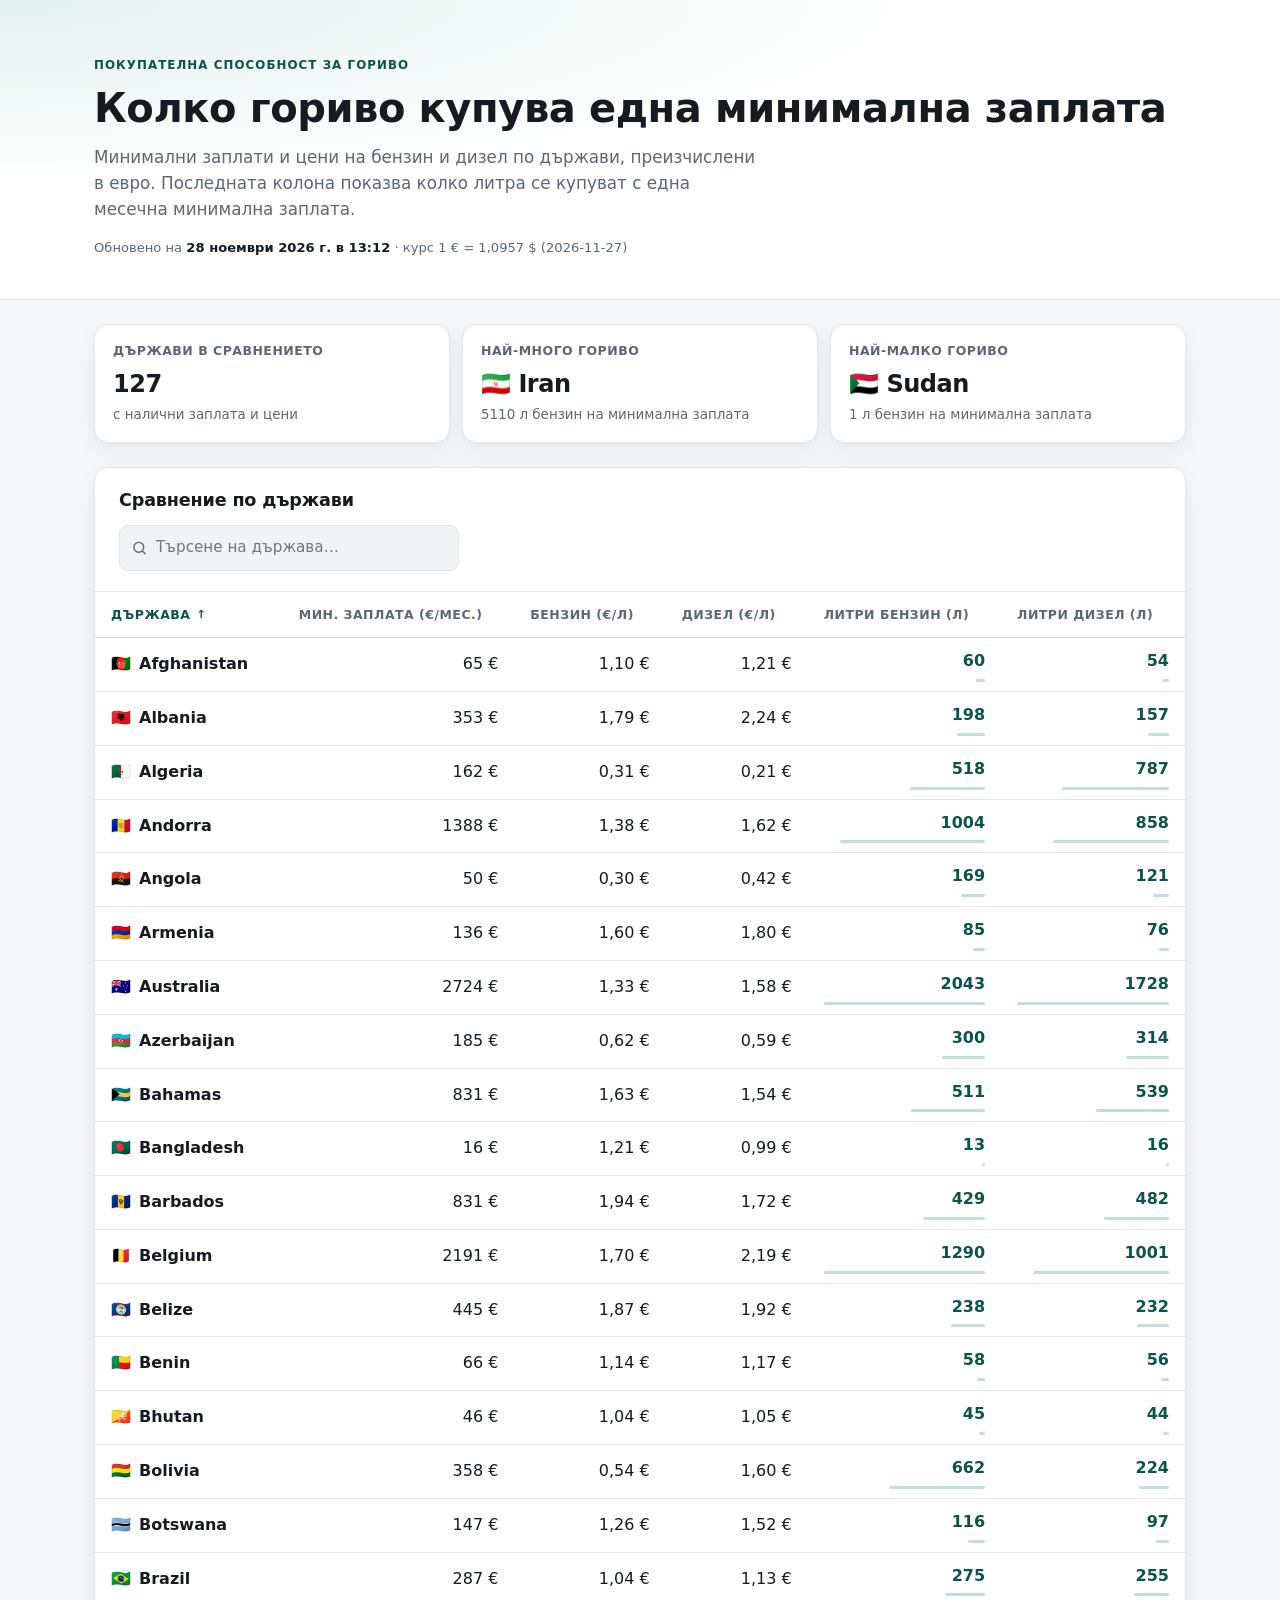
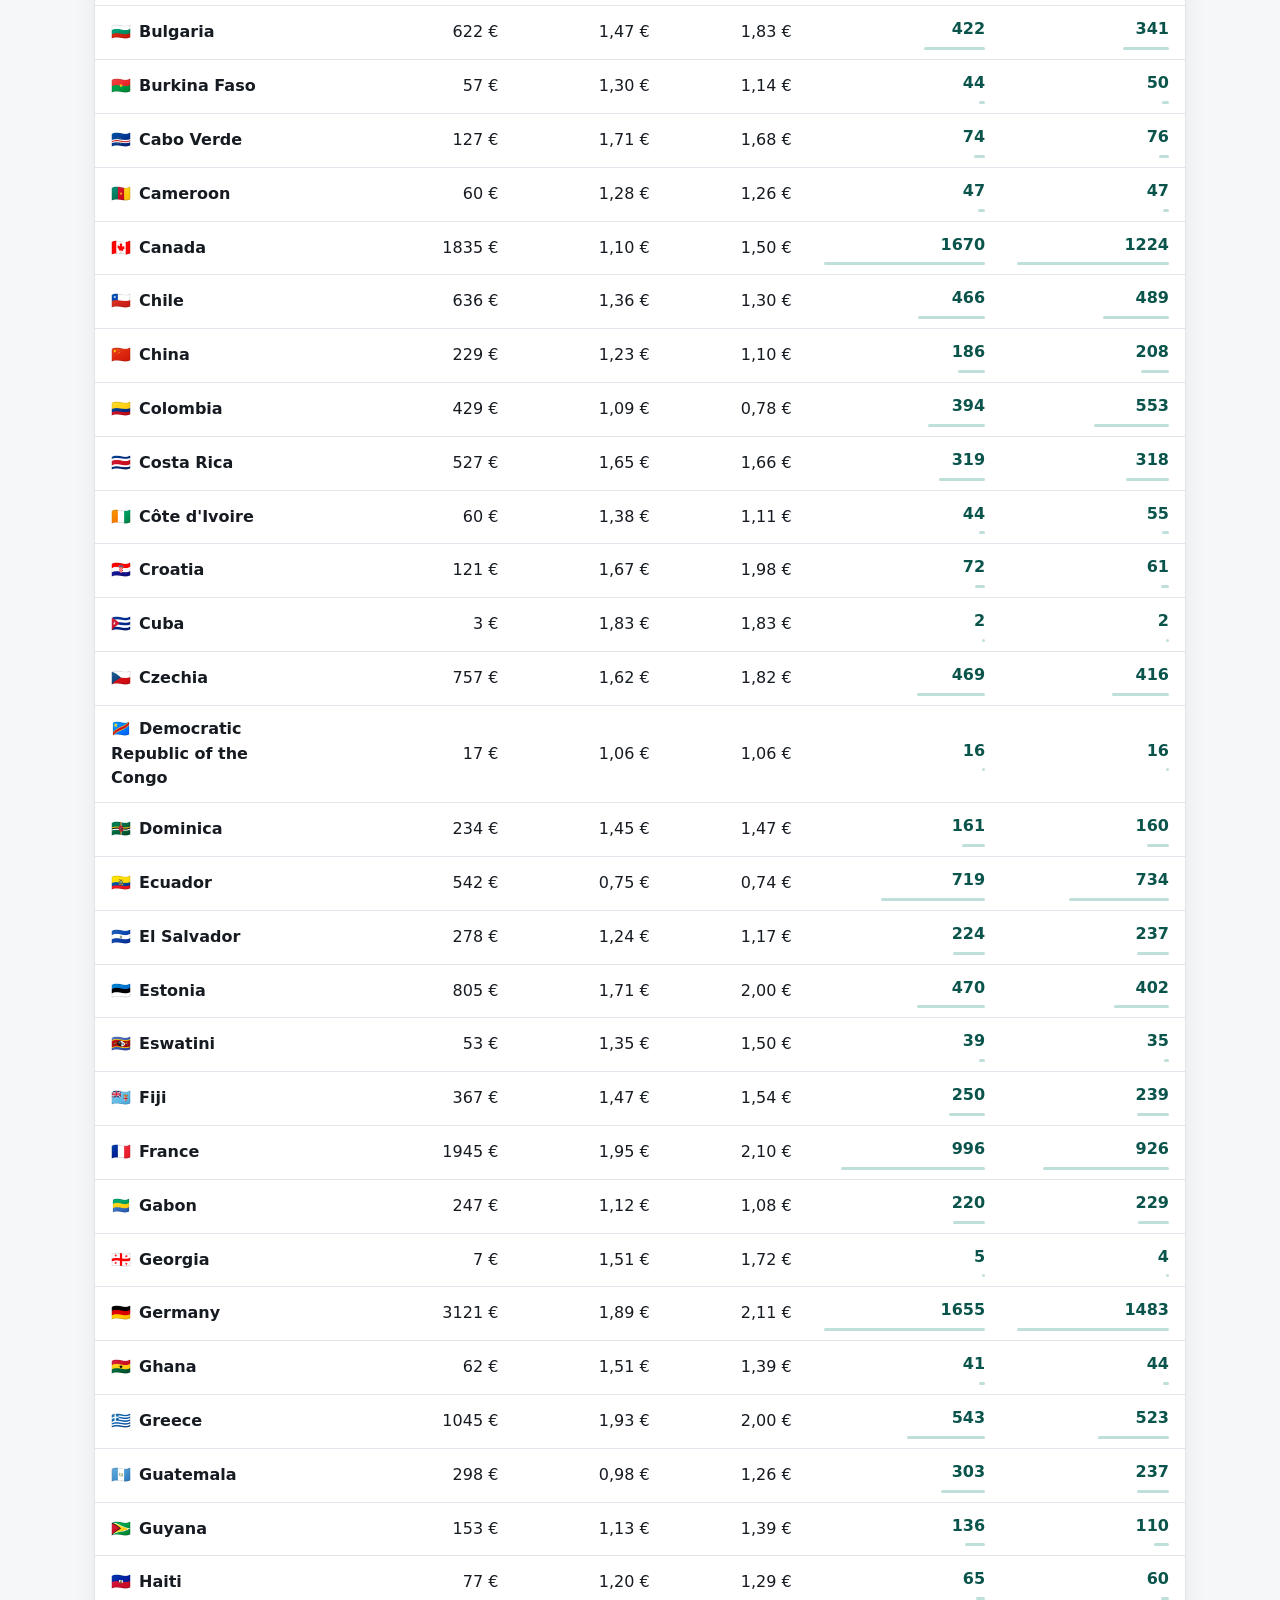
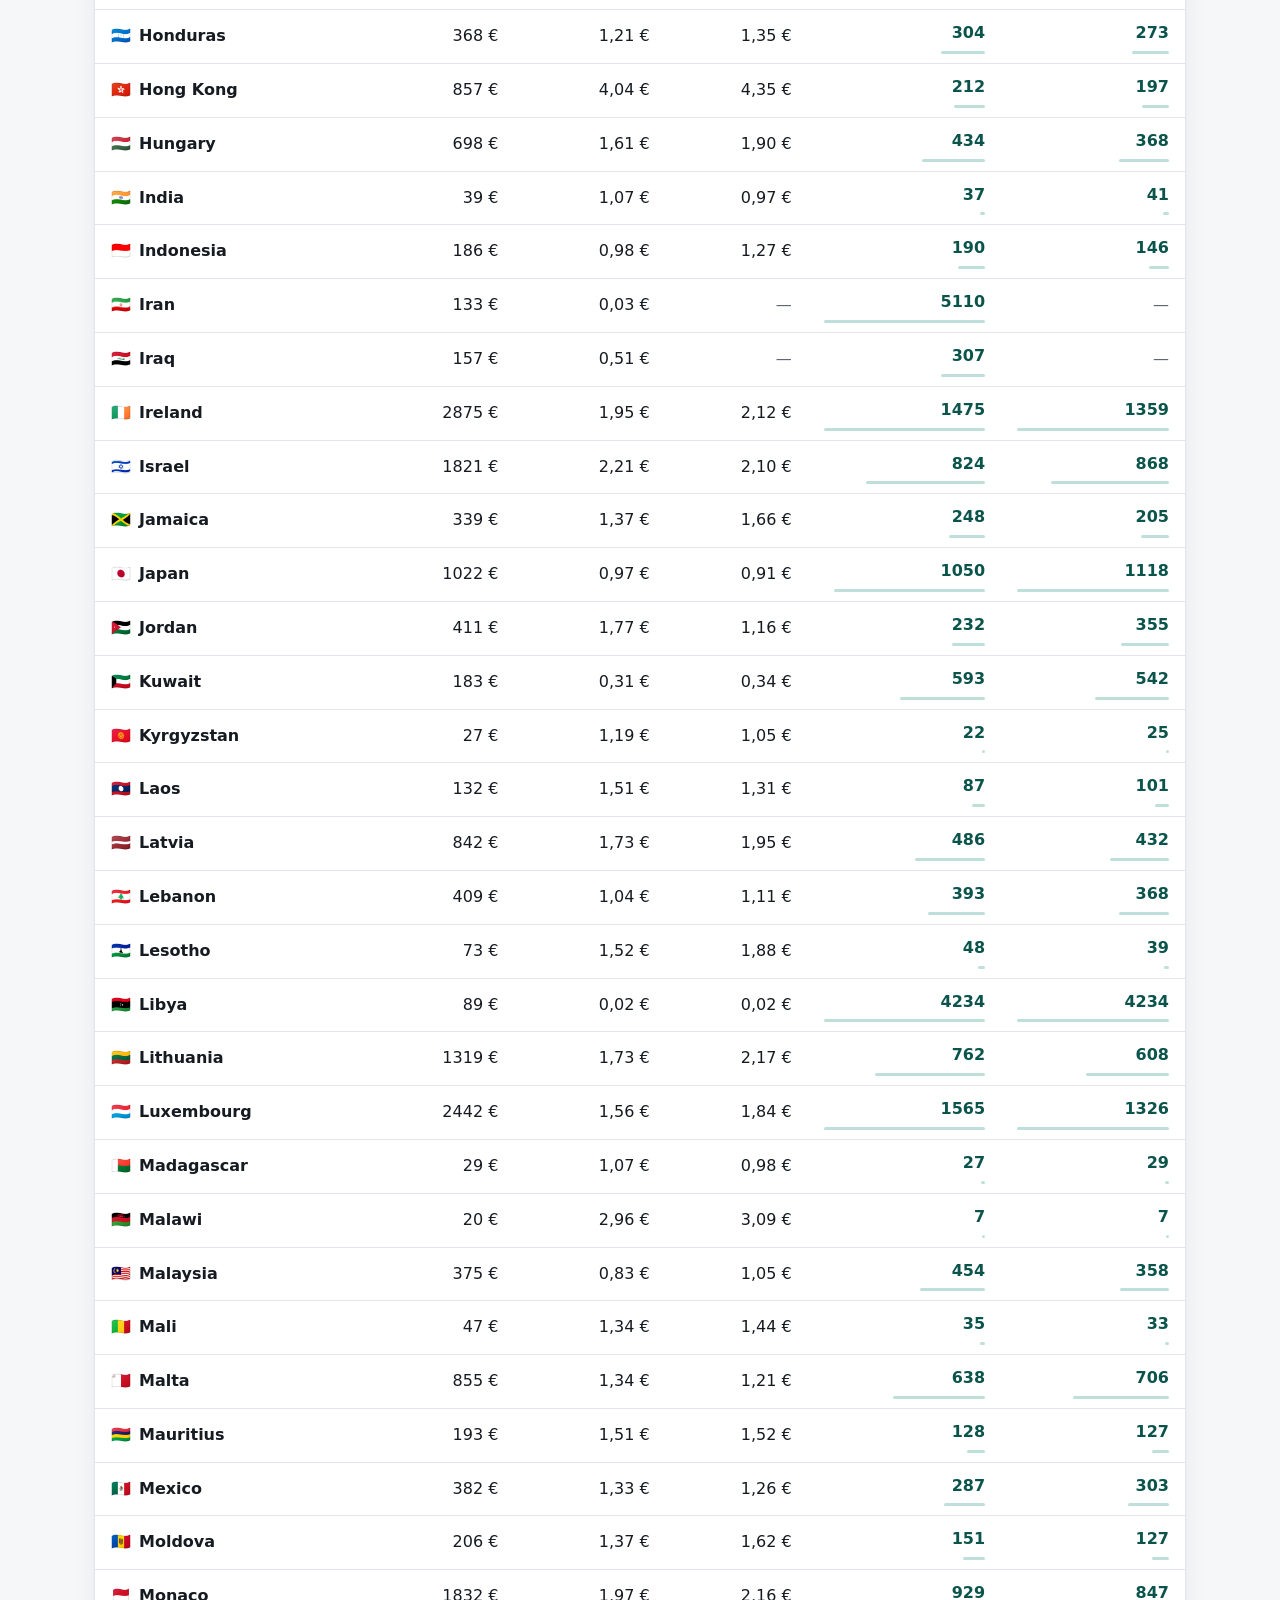
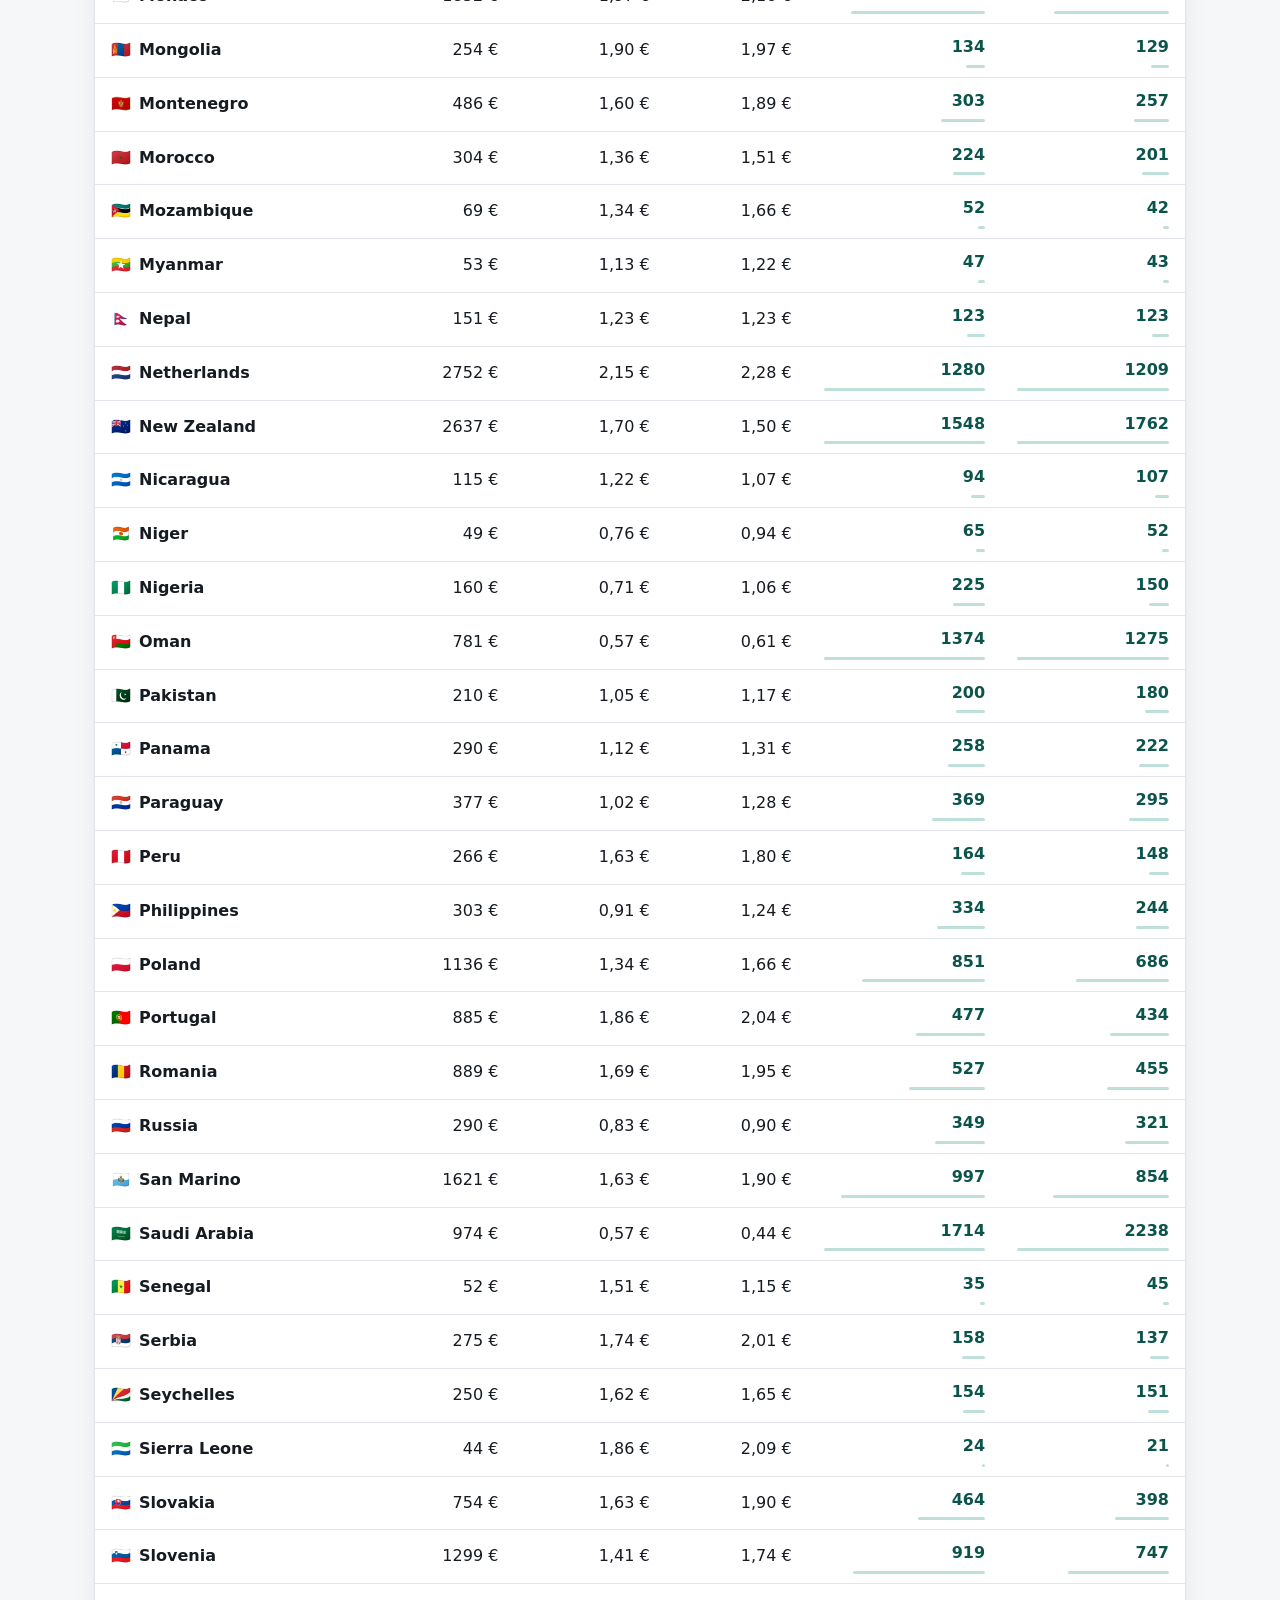
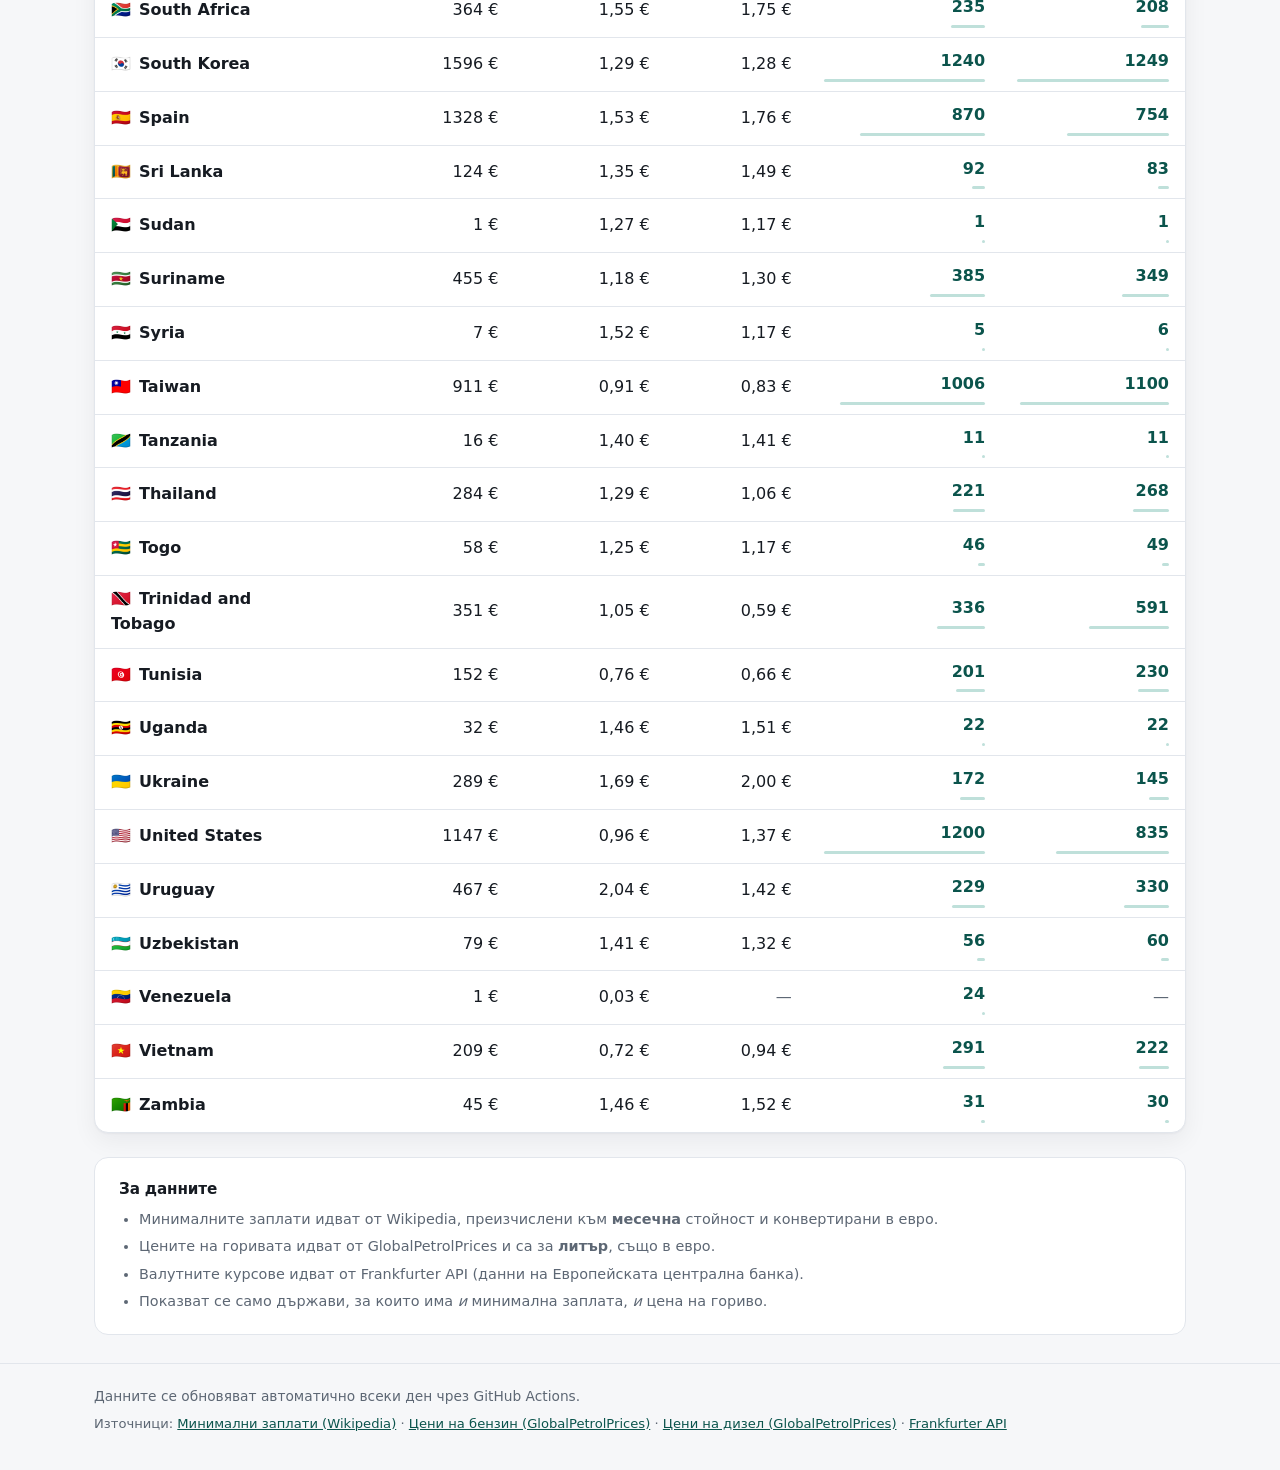
<file: index.html>
<!DOCTYPE html>
<html lang="bg">
<head>
<meta charset="utf-8">
<meta name="viewport" content="width=device-width, initial-scale=1">
<title>Горива и минимални заплати по държави</title>
<meta name="description" content="Колко литра бензин и дизел се купуват с една минимална заплата — сравнение по държави, всичко в евро.">
<meta name="color-scheme" content="light dark">
<link rel="stylesheet" href="assets/css/styles.css">
<link rel="icon" href="data:image/svg+xml,<svg xmlns='http://www.w3.org/2000/svg' viewBox='0 0 100 100'><text y='.9em' font-size='90'>⛽</text></svg>">
</head>
<body>

<header class="site-header">
  <div class="wrap">
    <p class="eyebrow">Покупателна способност за гориво</p>
    <h1>Колко гориво купува една минимална заплата</h1>
    <p class="lede">
      Минимални заплати и цени на бензин и дизел по държави, преизчислени в евро.
      Последната колона показва колко литра се купуват с една месечна минимална заплата.
    </p>
    <p class="updated" id="updated" hidden></p>
  </div>
</header>

<main class="wrap">

  <section class="stats" id="stats" aria-label="Обобщение" hidden></section>

  <section class="panel" aria-labelledby="table-heading">
    <div class="panel-head">
      <h2 id="table-heading">Сравнение по държави</h2>

      <div class="controls">
        <div class="search">
          <svg class="search-icon" viewBox="0 0 24 24" aria-hidden="true">
            <circle cx="11" cy="11" r="7"></circle><path d="M20 20l-3.5-3.5"></path>
          </svg>
          <input type="search" id="search" placeholder="Търсене на държава…"
                 autocomplete="off" aria-label="Търсене на държава">
        </div>

        <div class="sort-control">
          <label for="sort-select">Подреждане</label>
          <div class="sort-inputs">
            <select id="sort-select"></select>
            <button type="button" id="sort-dir" class="dir-toggle"
                    aria-label="Смяна на посоката на сортиране">
              <span id="sort-dir-icon">↑</span>
            </button>
          </div>
        </div>
      </div>
    </div>

    <p class="status" id="status">Зареждане на данните…</p>

    <div class="table-scroll">
      <table id="table" hidden>
        <thead><tr id="head-row"></tr></thead>
        <tbody id="body"></tbody>
      </table>
    </div>

    <ul class="cards" id="cards"></ul>

    <p class="empty" id="empty" hidden>Няма намерени държави за това търсене.</p>
  </section>

  <section class="notes">
    <h2>За данните</h2>
    <ul id="sources">
      <li>Минималните заплати идват от Wikipedia, преизчислени към <strong>месечна</strong> стойност и конвертирани в евро.</li>
      <li>Цените на горивата идват от GlobalPetrolPrices и са за <strong>литър</strong>, също в евро.</li>
      <li>Валутните курсове идват от Frankfurter API (данни на Европейската централна банка).</li>
      <li>Показват се само държави, за които има <em>и</em> минимална заплата, <em>и</em> цена на гориво.</li>
    </ul>
  </section>

</main>

<footer class="site-footer">
  <div class="wrap">
    <p>Данните се обновяват автоматично всеки ден чрез GitHub Actions.</p>
    <p class="fine" id="footer-sources"></p>
  </div>
</footer>

<noscript>
  <p class="wrap status">Тази страница се нуждае от JavaScript, за да зареди данните.</p>
</noscript>

<script src="assets/js/app.js"></script>
</body>
</html>
</file>
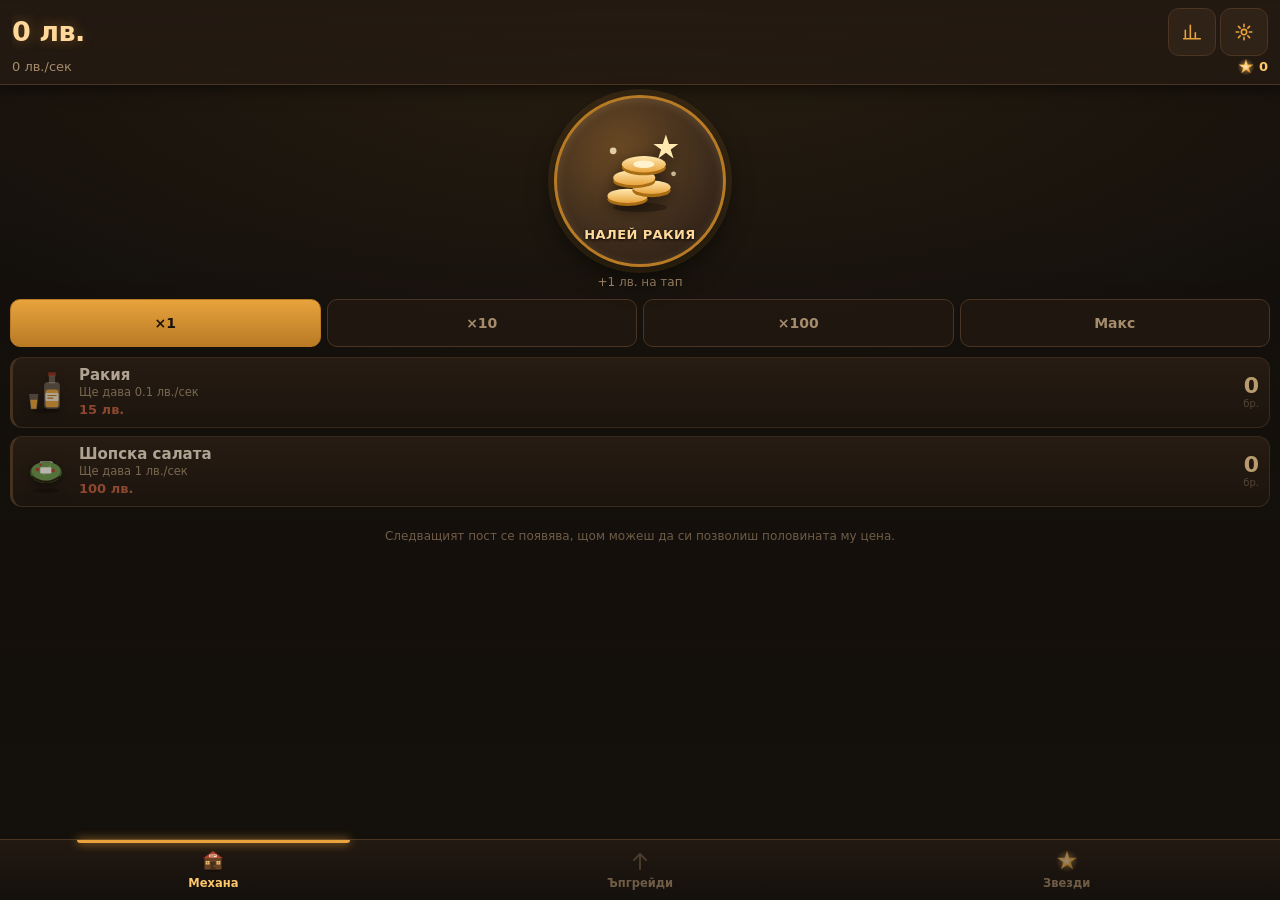
<file: site/index.html>
<!doctype html>
<html lang="bg">
<head>
<meta charset="utf-8">
<meta name="viewport" content="width=device-width, initial-scale=1, maximum-scale=1, user-scalable=no, viewport-fit=cover">
<meta name="color-scheme" content="dark">
<meta name="theme-color" content="#14100c">
<meta name="mobile-web-app-capable" content="yes">
<meta name="apple-mobile-web-app-status-bar-style" content="black-translucent">
<title>Механата</title>
<link rel="manifest" href="manifest.webmanifest">
<link rel="apple-touch-icon" href="apple-touch-icon.png">
<link rel="icon" href="icon-192.png" type="image/png">

<style>
:root{
  --bg:#14100c;
  --wood:#241a12;
  --wood2:#2f2118;
  --wood3:#3b2a1c;
  --line:#4a3524;
  --amber:#e8a33d;
  --amber-d:#b87a24;
  --gold:#ffc76b;
  --candle:#ffd89a;
  --text:#f2e3cb;
  --muted:#a58c6c;
  --dim:#6f5c46;
  --ok:#8fbf6a;
  --bad:#c0603e;
  --tab-h:60px;
  --hdr-h:74px;
}
*{box-sizing:border-box;margin:0;padding:0;
  -webkit-tap-highlight-color:transparent;
  -webkit-touch-callout:none;
  -webkit-user-select:none;user-select:none;
  touch-action:manipulation;}
html,body{height:100%;overflow:hidden;overscroll-behavior:none;background:var(--bg);}
body{
  font-family:system-ui,-apple-system,"Segoe UI",Roboto,"Noto Sans",Arial,sans-serif;
  color:var(--text);
  font-size:15px;
  line-height:1.3;
}
img{display:block;pointer-events:none;}
button{font:inherit;color:inherit;background:none;border:none;cursor:pointer;}

/* ---------- background ---------- */
#bg{position:fixed;inset:0;z-index:0;background-size:cover;background-position:center;
    filter:brightness(.28) saturate(.75);}
#bgTint{position:fixed;inset:0;z-index:1;pointer-events:none;
  background:
    radial-gradient(120% 70% at 50% 0%, rgba(232,163,61,.10), transparent 60%),
    linear-gradient(180deg, rgba(20,16,12,.72) 0%, rgba(20,16,12,.86) 45%, rgba(20,16,12,.95) 100%);}

/* ---------- shell ---------- */
#app{position:relative;z-index:2;display:flex;flex-direction:column;
  /* JS презаписва това с точния window.innerHeight — dvh не се поддържа
     от по-старите Android WebView-та и там списъците спираха да се скролват */
  height:100vh;height:100dvh;}

header{
  flex:0 0 auto;
  padding:calc(env(safe-area-inset-top) + 8px) 12px 8px;
  background:linear-gradient(180deg,rgba(36,26,18,.96),rgba(36,26,18,.80));
  border-bottom:1px solid var(--line);
  box-shadow:0 4px 14px rgba(0,0,0,.5);
}
.hrow1{display:flex;align-items:center;gap:8px;}
#money{font-size:27px;font-weight:800;letter-spacing:-.5px;color:var(--candle);
  text-shadow:0 0 14px rgba(232,163,61,.35);white-space:nowrap;
  overflow:hidden;text-overflow:ellipsis;flex:1 1 auto;min-width:0;}
.hbtns{display:flex;gap:4px;flex:0 0 auto;}
.hbtn{width:48px;height:48px;display:grid;place-items:center;border-radius:11px;
  border:1px solid var(--line);background:rgba(59,42,28,.55);}
.hbtn svg{width:20px;height:20px;fill:none;stroke:var(--amber);stroke-width:1.9;
  stroke-linecap:round;stroke-linejoin:round;}
.hbtn:active{background:rgba(232,163,61,.22);}
.hrow2{display:flex;align-items:center;gap:8px;margin-top:2px;}
#rate{font-size:13px;color:var(--muted);flex:1 1 auto;min-width:0;
  white-space:nowrap;overflow:hidden;text-overflow:ellipsis;}
#starBox{display:flex;align-items:center;gap:4px;flex:0 0 auto;
  font-size:13px;font-weight:700;color:var(--gold);}
#starBox img{width:18px;height:18px;}
#boostBar{display:none;margin-top:6px;font-size:12px;font-weight:700;
  color:#14100c;background:linear-gradient(90deg,var(--gold),var(--amber));
  border-radius:8px;padding:4px 8px;text-align:center;}
#boostBar.on{display:block;}

main{flex:1 1 auto;position:relative;min-height:0;}
.screen{position:absolute;inset:0;display:none;flex-direction:column;min-height:0;}
.screen.active{display:flex;}
.scroll{flex:1 1 auto;min-height:0;overflow-y:auto;overflow-x:hidden;
  -webkit-overflow-scrolling:touch;overscroll-behavior:contain;
  touch-action:pan-y;                 /* изрично, вместо да разчитаме на manipulation */
  padding:8px 10px 14px;}

/* ---------- tap zone ---------- */
.tapzone{flex:0 0 auto;display:grid;place-items:center;padding:10px 0 6px;position:relative;}
#tapBtn{width:172px;height:172px;border-radius:50%;position:relative;
  background:radial-gradient(circle at 38% 32%, #6b4a24 0%, #3b2a1c 62%, #241a12 100%);
  border:3px solid var(--amber-d);
  box-shadow:0 0 0 6px rgba(232,163,61,.10), 0 10px 26px rgba(0,0,0,.6),
             inset 0 2px 10px rgba(255,215,150,.16);
  display:grid;place-items:center;transition:transform .07s ease-out;}
#tapBtn img{width:92px;height:92px;margin-bottom:22px;
  filter:drop-shadow(0 4px 8px rgba(0,0,0,.55));}
#tapBtn .cap{position:absolute;bottom:20px;left:0;right:0;text-align:center;
  font-size:13px;font-weight:800;letter-spacing:.4px;color:var(--candle);
  text-shadow:0 1px 3px #000;}
#tapBtn.bump{transform:scale(.93);}
#tapHint{margin-top:2px;font-size:12px;color:var(--muted);text-align:center;}
.float{position:absolute;left:50%;top:44%;transform:translateX(-50%);
  font-size:19px;font-weight:800;color:var(--candle);text-shadow:0 2px 6px #000;
  pointer-events:none;animation:fly .85s ease-out forwards;white-space:nowrap;z-index:5;}
@keyframes fly{0%{opacity:1;transform:translate(-50%,0) scale(.9);}
  25%{transform:translate(-50%,-18px) scale(1.12);}
  100%{opacity:0;transform:translate(-50%,-78px) scale(1);}}
.float.crit{font-size:26px;color:#fff0c4;
  text-shadow:0 0 12px var(--amber),0 2px 6px #000;animation-duration:1.15s;}

/* превключвател за покупка на едро */
.buybar{display:flex;gap:6px;margin:0 0 10px;}
.buybar button{flex:1 1 0;min-height:48px;border-radius:10px;font-weight:800;font-size:14px;
  border:1px solid var(--line);background:rgba(36,26,18,.7);color:var(--muted);}
.buybar button.on{background:linear-gradient(180deg,var(--amber),var(--amber-d));
  color:#1d1409;border-color:var(--amber-d);}
.rqty{font-size:11px;color:var(--dim);}

/* ---------- lists ---------- */
.sechead{font-size:12px;font-weight:800;letter-spacing:1.4px;text-transform:uppercase;
  color:var(--dim);margin:10px 2px 6px;}
.sechead:first-child{margin-top:2px;}
/* подредба по полезност: изгодните горе, купените долу */
#upgList{display:flex;flex-direction:column;}
#upgList .sechead{order:-1;}
#upgList #upgHint{order:99;}

.row{width:100%;display:flex;align-items:center;gap:10px;text-align:left;
  background:linear-gradient(180deg,rgba(59,42,28,.72),rgba(36,26,18,.72));
  border:1px solid var(--line);border-left:3px solid var(--amber-d);
  border-radius:12px;padding:8px 10px;margin-bottom:8px;min-height:66px;}
.row:active{transform:scale(.985);}
.row.locked{opacity:.42;filter:grayscale(.55);border-left-color:#4a3524;}
.row.poor{opacity:.7;border-left-color:#5b4127;}
.row.done{opacity:.55;border-left-color:var(--ok);}
.row img.ic{width:46px;height:46px;flex:0 0 auto;
  filter:drop-shadow(0 2px 4px rgba(0,0,0,.5));}
.rmid{flex:1 1 auto;min-width:0;}
.rname{font-size:15px;font-weight:700;white-space:nowrap;overflow:hidden;text-overflow:ellipsis;}
.rsub{font-size:11.5px;color:var(--muted);white-space:nowrap;overflow:hidden;text-overflow:ellipsis;}
.rprice{font-size:13px;font-weight:800;color:var(--gold);margin-top:2px;}
.row.poor .rprice{color:var(--bad);}
.rright{flex:0 0 auto;text-align:right;min-width:34px;}
.rcount{font-size:22px;font-weight:800;color:var(--candle);line-height:1;}
.rtag{font-size:10px;color:var(--dim);}
.pop{animation:pop .5s cubic-bezier(.2,1.6,.4,1);}
@keyframes pop{0%{transform:scale(.6) translateY(14px);opacity:0;}
  60%{transform:scale(1.05) translateY(0);opacity:1;}100%{transform:scale(1);}}

/* ---------- panels ---------- */
.panel{background:linear-gradient(180deg,rgba(59,42,28,.7),rgba(36,26,18,.7));
  border:1px solid var(--line);border-radius:14px;padding:14px;margin-bottom:10px;}
.panel h2{font-size:16px;margin-bottom:8px;color:var(--candle);}
.panel p{font-size:13px;color:var(--muted);margin-bottom:6px;}
.big{font-size:30px;font-weight:800;color:var(--gold);
  display:flex;align-items:center;gap:8px;justify-content:center;margin:6px 0;}
.big img{width:30px;height:30px;}
.btn{display:block;width:100%;min-height:52px;border-radius:12px;font-weight:800;
  font-size:16px;border:1px solid var(--amber-d);
  background:linear-gradient(180deg,var(--amber),var(--amber-d));color:#1d1409;
  box-shadow:0 4px 0 #7d5216;margin-top:8px;}
.btn:active{transform:translateY(3px);box-shadow:0 1px 0 #7d5216;}
.btn[disabled]{opacity:.4;background:#4a3524;color:var(--muted);
  border-color:#4a3524;box-shadow:none;transform:none;}
.btn.ghost{background:rgba(59,42,28,.6);color:var(--text);border-color:var(--line);
  box-shadow:0 4px 0 #1c1309;}
.btn.danger{background:linear-gradient(180deg,#c0603e,#8d3f26);color:#fff;
  border-color:#8d3f26;box-shadow:0 4px 0 #5c2717;}
.stat{display:flex;justify-content:space-between;gap:10px;font-size:14px;
  padding:8px 2px;border-bottom:1px dashed rgba(122,92,62,.35);}
.stat:last-child{border-bottom:none;}
.stat b{color:var(--candle);font-weight:700;text-align:right;white-space:nowrap;}
.stat span{min-width:0;}

.achv{display:flex;gap:10px;align-items:center;padding:9px 10px;border-radius:11px;
  border:1px solid var(--line);margin-bottom:7px;background:rgba(36,26,18,.6);}
.achv.got{border-color:var(--ok);background:rgba(80,110,58,.16);}
.achv .amark{width:30px;height:30px;flex:0 0 auto;border-radius:50%;display:grid;
  place-items:center;font-size:15px;font-weight:800;border:1px solid var(--line);
  background:rgba(20,16,12,.7);color:var(--dim);}
.achv.got .amark{color:var(--ok);border-color:var(--ok);}
.achv .an{font-size:14px;font-weight:700;}
.achv .ad{font-size:11.5px;color:var(--muted);}
.achv:not(.got) .an{color:var(--dim);}

/* ---------- tabs ---------- */
nav{flex:0 0 auto;display:flex;
  border-top:1px solid var(--line);
  background:linear-gradient(180deg,rgba(36,26,18,.96),rgba(20,16,12,.99));
  padding-bottom:env(safe-area-inset-bottom);}
nav button{flex:1 1 0;min-height:var(--tab-h);min-width:48px;display:flex;
  flex-direction:column;align-items:center;justify-content:center;gap:3px;
  font-size:11.5px;font-weight:700;color:var(--dim);position:relative;padding:6px 2px;}
nav button img,nav button svg{width:24px;height:24px;opacity:.55;}
nav button svg{fill:none;stroke:currentColor;stroke-width:2;stroke-linecap:round;stroke-linejoin:round;}
nav button.active{color:var(--gold);}
nav button.active img,nav button.active svg{opacity:1;}
nav button.active::before{content:"";position:absolute;top:0;left:18%;right:18%;height:3px;
  border-radius:0 0 3px 3px;background:var(--amber);box-shadow:0 0 10px var(--amber);}
nav button .dot{position:absolute;top:7px;right:30%;width:8px;height:8px;border-radius:50%;
  background:var(--ok);box-shadow:0 0 8px var(--ok);display:none;}
nav button.hasnew .dot{display:block;}

/* ---------- modal ---------- */
#modalRoot{position:fixed;inset:0;z-index:60;display:none;
  align-items:center;justify-content:center;padding:18px;
  background:rgba(8,6,4,.78);backdrop-filter:blur(3px);}
#modalRoot.on{display:flex;}
.mbox{width:100%;max-width:340px;max-height:82vh;overflow-y:auto;
  background:linear-gradient(180deg,#3b2a1c,#241a12);
  border:1px solid var(--amber-d);border-radius:16px;padding:18px;
  box-shadow:0 18px 50px rgba(0,0,0,.75);animation:pop .28s ease-out;}
.mbox h3{font-size:19px;color:var(--candle);margin-bottom:10px;}
.mbox .mtxt{font-size:14px;color:var(--text);line-height:1.5;}
.mbox .mtxt em{color:var(--gold);font-style:normal;font-weight:800;}

/* ---------- full overlay screens ---------- */
.sheet{position:fixed;inset:0;z-index:50;display:none;flex-direction:column;
  background:linear-gradient(180deg,#1d150e,#14100c);}
.sheet.on{display:flex;}
.sheethdr{flex:0 0 auto;display:flex;align-items:center;gap:10px;
  padding:calc(env(safe-area-inset-top) + 10px) 12px 10px;
  border-bottom:1px solid var(--line);background:rgba(36,26,18,.9);}
.sheethdr h2{flex:1 1 auto;font-size:18px;color:var(--candle);}
.xbtn{width:48px;height:48px;display:grid;place-items:center;border-radius:12px;
  border:1px solid var(--line);font-size:22px;color:var(--amber);}
.sheet .scroll{padding:12px 12px calc(env(safe-area-inset-bottom) + 20px);}

/* ---------- toasts ---------- */
#toasts{position:fixed;left:10px;right:10px;z-index:70;
  top:calc(env(safe-area-inset-top) + 82px);
  display:flex;flex-direction:column;gap:7px;pointer-events:none;align-items:center;}
.toast{max-width:340px;width:100%;
  background:linear-gradient(180deg,#4a3520,#2b1f14);
  border:1px solid var(--amber);border-left:4px solid var(--gold);
  border-radius:11px;padding:7px 11px;box-shadow:0 8px 22px rgba(0,0,0,.6);
  animation:tin .3s ease-out;opacity:.97;}
.toast.out{animation:tout .35s ease-in forwards;}
.toast .tt{font-size:13px;font-weight:800;color:var(--gold);line-height:1.25;}
.toast .td{font-size:11.5px;color:var(--text);line-height:1.25;}
@keyframes tin{from{opacity:0;transform:translateY(-18px);}to{opacity:1;transform:none;}}
@keyframes tout{to{opacity:0;transform:translateY(-14px);}}

/* ---------- random event ---------- */
#eventHost{position:fixed;right:6px;top:38%;z-index:55;display:none;}
#eventHost.on{display:block;}
#eventBtn{width:74px;height:74px;display:grid;place-items:center;border-radius:50%;
  background:radial-gradient(circle,rgba(255,199,107,.32),rgba(255,199,107,0) 70%);
  animation:wob 1.1s ease-in-out infinite;}
#eventBtn img{width:60px;height:60px;filter:drop-shadow(0 0 12px rgba(255,199,107,.95));}
@keyframes wob{0%,100%{transform:scale(1) rotate(-7deg);}50%{transform:scale(1.14) rotate(7deg);}}

.hint{font-size:12px;color:var(--dim);text-align:center;padding:14px 6px;}
.warn{font-size:12px;color:var(--bad);text-align:center;padding:10px 6px;line-height:1.5;}
@media (max-height:620px){
  #tapBtn{width:150px;height:150px;}
  #tapBtn img{width:78px;height:78px;margin-bottom:20px;}
  #money{font-size:24px;}
}
</style>
</head>
<body>

<div id="bg"></div>
<div id="bgTint"></div>

<div id="app">

  <header>
    <div class="hrow1">
      <div id="money">0 лв.</div>
      <div class="hbtns">
        <button class="hbtn" id="btnStats" aria-label="Статистика">
          <svg viewBox="0 0 24 24"><path d="M4 20V10M10 20V4M16 20v-7M22 20H2"/></svg>
        </button>
        <button class="hbtn" id="btnSettings" aria-label="Настройки">
          <svg viewBox="0 0 24 24"><circle cx="12" cy="12" r="3.2"/><path d="M12 2.6v3M12 18.4v3M2.6 12h3M18.4 12h3M5.3 5.3l2.1 2.1M16.6 16.6l2.1 2.1M18.7 5.3l-2.1 2.1M7.4 16.6l-2.1 2.1"/></svg>
        </button>
      </div>
    </div>
    <div class="hrow2">
      <div id="rate">0 лв./сек</div>
      <div id="starBox"><img id="starIco" alt=""><span id="starNum">0</span></div>
    </div>
    <div id="boostBar"></div>
  </header>

  <main>
    <!-- ===== Механа ===== -->
    <section class="screen active" id="scr-mehana">
      <div class="tapzone">
        <button id="tapBtn" aria-label="Налей ракия">
          <img id="tapIco" alt="">
          <span class="cap">НАЛЕЙ РАКИЯ</span>
        </button>
      </div>
      <div id="tapHint">+0 лв. на тап</div>
      <div class="scroll" id="genList"></div>
    </section>

    <!-- ===== Ъпгрейди ===== -->
    <section class="screen" id="scr-upg">
      <div class="scroll" id="upgList"></div>
    </section>

    <!-- ===== Звезди ===== -->
    <section class="screen" id="scr-star">
      <div class="scroll" id="starPane"></div>
    </section>
  </main>

  <nav>
    <button class="tab active" data-scr="mehana"><img id="tabIcoM" alt="">Механа</button>
    <button class="tab" data-scr="upg">
      <svg viewBox="0 0 24 24"><path d="M12 20V5M6 11l6-6 6 6"/></svg>Ъпгрейди
      <span class="dot"></span>
    </button>
    <button class="tab" data-scr="star"><img id="tabIcoS" alt="">Звезди<span class="dot"></span></button>
  </nav>
</div>

<!-- ===== Статистика ===== -->
<div class="sheet" id="sheetStats">
  <div class="sheethdr"><h2>Статистика</h2><button class="xbtn" data-close="sheetStats">✕</button></div>
  <div class="scroll" id="statsPane"></div>
</div>

<!-- ===== Настройки ===== -->
<div class="sheet" id="sheetSet">
  <div class="sheethdr"><h2>Настройки</h2><button class="xbtn" data-close="sheetSet">✕</button></div>
  <div class="scroll" id="setPane"></div>
</div>

<div id="toasts"></div>
<div id="modalRoot"><div class="mbox" id="mbox"></div></div>
<div id="eventHost"><button id="eventBtn"><img id="eventIco" alt=""></button></div>

<!-- =================================================================== -->
<!-- =================================================================== -->
<!-- ============== ICONS: BEGIN MEHANA_ASSETS ========================= -->
<!--                                                                     -->
<!--  ЗАМЕСТИТЕЛ. Мрежовият достъп до CloudFront адреса е блокиран от     -->
<!--  egress политиката на тази сесия, затова истинският icons.js не      -->
<!--  можа да бъде свален. Иконите тук са чист SVG (data URI) със         -->
<!--  същите ключове и размери: 192x192, fon = 960x540.                   -->
<!--                                                                     -->
<!--  Нарочно БЕЗ canvas и без toDataURL: четенето от canvas е първото    -->
<!--  нещо, което се чупи в WebView и при отваряне през content:// URI,   -->
<!--  а SVG data URI се рисува навсякъде.                                 -->
<!--                                                                     -->
<!--  ЗА ДА СЛОЖИШ ИСТИНСКИТЕ ИКОНИ: изтрий всичко между този коментар    -->
<!--  и "ICONS: END", и постави дословно съдържанието на icons.js в един  -->
<!--  script таг. Нищо друго в файла не се променя.                       -->
<!-- =================================================================== -->
<script>
(function(){
  function S(body,w,h){
    w=w||192;h=h||192;
    return 'data:image/svg+xml;charset=UTF-8,'+encodeURIComponent(
      '<svg xmlns="http://www.w3.org/2000/svg" width="'+w+'" height="'+h+'" '+
      'viewBox="0 0 '+w+' '+h+'">'+body+'</svg>');
  }
  var SH='<ellipse cx="96" cy="174" rx="56" ry="10" fill="rgba(0,0,0,.28)"/>';
  var A={};

  A.rakia=S(SH+
    '<polygon points="26,104 64,104 58,168 32,168" fill="rgba(255,240,215,.30)"/>'+
    '<polygon points="30,128 60,128 55,166 35,166" fill="#e8a33d"/>'+
    '<rect x="105" y="14" width="32" height="16" rx="4" fill="#8d3220"/>'+
    '<rect x="108" y="28" width="26" height="32" fill="rgba(255,240,215,.30)"/>'+
    '<rect x="88" y="54" width="66" height="112" rx="16" fill="rgba(255,240,215,.30)"/>'+
    '<rect x="94" y="86" width="54" height="74" rx="12" fill="#e8a33d"/>'+
    '<rect x="94" y="100" width="54" height="34" rx="4" fill="#f2e3cb"/>'+
    '<rect x="101" y="108" width="40" height="5" rx="2" fill="#b87a24"/>'+
    '<rect x="101" y="119" width="26" height="5" rx="2" fill="#b87a24"/>');

  A.salata=S(SH+
    '<rect x="64" y="58" width="66" height="42" rx="8" fill="#f7f1e4"/>'+
    '<rect x="70" y="52" width="54" height="20" rx="5" fill="#fffdf6"/>'+
    '<ellipse cx="96" cy="98" rx="66" ry="44" fill="#4a6d33"/>'+
    '<ellipse cx="96" cy="92" rx="60" ry="38" fill="#6f9c4f"/>'+
    '<circle cx="60" cy="86" r="8" fill="#b8462f"/>'+
    '<circle cx="126" cy="90" r="8" fill="#b8462f"/>'+
    '<circle cx="88" cy="104" r="7" fill="#7fb05a"/>'+
    '<circle cx="112" cy="72" r="6" fill="#7fb05a"/>'+
    '<circle cx="74" cy="66" r="6" fill="#b8462f"/>'+
    '<rect x="72" y="76" width="46" height="26" rx="5" fill="#fffdf6"/>'+
    '<path d="M30 114 Q96 170 162 114 L150 114 Q96 154 42 114 Z" fill="#2a1c11"/>');

  A.meze=S(SH+
    '<ellipse cx="96" cy="110" rx="74" ry="40" fill="#d9c9ac"/>'+
    '<ellipse cx="96" cy="106" rx="64" ry="33" fill="#f7f1e4"/>'+
    '<polygon points="52,74 84,66 80,84 50,88" fill="#c9a44a"/>'+
    '<circle cx="64" cy="100" r="17" fill="#9b3b2c"/>'+
    '<circle cx="64" cy="100" r="12" fill="#c25541"/>'+
    '<circle cx="92" cy="110" r="17" fill="#7d3a26"/>'+
    '<circle cx="92" cy="110" r="12" fill="#a35236"/>'+
    '<rect x="112" y="88" width="34" height="26" rx="4" fill="#fffbef"/>'+
    '<rect x="122" y="110" width="30" height="22" rx="4" fill="#fff6e0"/>'+
    '<circle cx="132" cy="74" r="10" fill="#4a6d33"/>'+
    '<circle cx="148" cy="82" r="8" fill="#6f9c4f"/>');

  A.skara=S(SH+
    '<circle cx="58" cy="42" r="13" fill="rgba(242,227,203,.18)"/>'+
    '<circle cx="84" cy="32" r="13" fill="rgba(242,227,203,.18)"/>'+
    '<circle cx="110" cy="42" r="13" fill="rgba(242,227,203,.18)"/>'+
    '<circle cx="136" cy="32" r="13" fill="rgba(242,227,203,.18)"/>'+
    '<rect x="26" y="74" width="32" height="18" rx="9" fill="#8a5a34"/>'+
    '<rect x="30" y="77" width="24" height="7" rx="4" fill="#a06c40"/>'+
    '<rect x="64" y="74" width="32" height="18" rx="9" fill="#8a5a34"/>'+
    '<rect x="68" y="77" width="24" height="7" rx="4" fill="#a06c40"/>'+
    '<rect x="102" y="74" width="32" height="18" rx="9" fill="#8a5a34"/>'+
    '<rect x="106" y="77" width="24" height="7" rx="4" fill="#a06c40"/>'+
    '<rect x="140" y="74" width="32" height="18" rx="9" fill="#8a5a34"/>'+
    '<rect x="144" y="77" width="24" height="7" rx="4" fill="#a06c40"/>'+
    '<rect x="22" y="96" width="148" height="20" rx="6" fill="#3a3a3a"/>'+
    '<g stroke="#5c5c5c" stroke-width="5">'+
      '<path d="M30 96v20M52 96v20M74 96v20M96 96v20M118 96v20M140 96v20M162 96v20"/></g>'+
    '<rect x="30" y="116" width="132" height="18" rx="7" fill="#2b2b2b"/>'+
    '<rect x="26" y="134" width="140" height="12" rx="5" fill="#1e1e1e"/>'+
    '<circle cx="46" cy="128" r="5" fill="#ff7a2f"/>'+
    '<circle cx="96" cy="130" r="6" fill="#ff9d3d"/>'+
    '<circle cx="146" cy="128" r="5" fill="#ff7a2f"/>');

  A.gaida=S(SH+
    '<g stroke-linecap="round" fill="none">'+
      '<path d="M120 74L168 20" stroke="#5a3a1e" stroke-width="10"/>'+
      '<path d="M70 84L24 44" stroke="#6b4526" stroke-width="9"/>'+
      '<path d="M104 150L150 170" stroke="#5a3a1e" stroke-width="8"/></g>'+
    '<rect x="157" y="8" width="21" height="22" rx="6" fill="#f2e3cb"/>'+
    '<rect x="14" y="34" width="21" height="20" rx="6" fill="#f2e3cb"/>'+
    '<ellipse cx="96" cy="110" rx="60" ry="48" fill="#7a4a24"/>'+
    '<ellipse cx="88" cy="102" rx="44" ry="34" fill="#95602f"/>'+
    '<rect x="142" y="158" width="26" height="16" rx="6" fill="#f2e3cb"/>'+
    '<circle cx="64" cy="92" r="7" fill="#f2e3cb"/>'+
    '<circle cx="116" cy="88" r="6" fill="#ffc76b"/>'+
    '<path d="M52 78Q96 56 140 78" stroke="#ffc76b" stroke-width="4" fill="none"/>');

  A.izba=S(SH+
    '<rect x="34" y="36" width="124" height="124" rx="34" fill="#6b4526"/>'+
    '<rect x="44" y="36" width="104" height="124" rx="26" fill="#8a5a30"/>'+
    '<g fill="#5a3a1e">'+
      '<rect x="52" y="40" width="4" height="116"/><rect x="74" y="40" width="4" height="116"/>'+
      '<rect x="96" y="40" width="4" height="116"/><rect x="118" y="40" width="4" height="116"/>'+
      '<rect x="140" y="40" width="4" height="116"/></g>'+
    '<rect x="28" y="58" width="136" height="16" rx="6" fill="#3f3f45"/>'+
    '<rect x="28" y="120" width="136" height="16" rx="6" fill="#3f3f45"/>'+
    '<circle cx="96" cy="96" r="16" fill="#c98c3c"/>'+
    '<circle cx="96" cy="96" r="9" fill="#7a4a24"/>'+
    '<rect x="86" y="158" width="20" height="20" rx="4" fill="#3f3f45"/>'+
    '<rect x="90" y="176" width="12" height="10" rx="3" fill="#2b2b2b"/>');

  A.terasa=S(SH+
    '<path d="M96 16C142 20 170 52 176 88L16 88C22 52 50 20 96 16Z" fill="#b8462f"/>'+
    '<path d="M96 16C112 30 120 56 122 88L70 88C72 56 80 30 96 16Z" fill="#f2e3cb"/>'+
    '<rect x="92" y="16" width="8" height="124" fill="#6b4526"/>'+
    '<ellipse cx="96" cy="140" rx="52" ry="14" fill="#8a5a30"/>'+
    '<rect x="44" y="140" width="104" height="8" rx="3" fill="#6b4526"/>'+
    '<rect x="60" y="148" width="8" height="28" rx="3" fill="#5a3a1e"/>'+
    '<rect x="124" y="148" width="8" height="28" rx="3" fill="#5a3a1e"/>'+
    '<rect x="83" y="112" width="20" height="28" rx="6" fill="rgba(255,240,215,.34)"/>'+
    '<rect x="86" y="124" width="14" height="16" rx="4" fill="#e8a33d"/>');

  (function(){
    var b='<path d="M30 86Q96 58 162 86" stroke="#ffc76b" stroke-width="6" fill="none" '+
          'stroke-linecap="round"/>';
    var xs=[40,96,152],cols=['#b8462f','#f2e3cb','#e8a33d'];
    for(var i=0;i<3;i++){
      var x=xs[i],c=cols[i];
      b+='<circle cx="'+x+'" cy="62" r="15" fill="#e8c79c"/>'+
         '<rect x="'+(x-13)+'" y="74" width="26" height="10" rx="4" fill="'+
           (i===1?'#2a1c11':'#b8462f')+'"/>'+
         '<polygon points="'+x+',78 '+(x+18)+',126 '+(x-18)+',126" fill="'+c+'"/>'+
         '<g stroke="#e8c79c" stroke-width="8" stroke-linecap="round">'+
           '<path d="M'+(x-8)+' 126L'+(x-12)+' 156"/>'+
           '<path d="M'+(x+8)+' 126L'+(x+12)+' 156"/></g>'+
         '<g stroke="#2a1c11" stroke-width="8" stroke-linecap="round">'+
           '<path d="M'+(x-17)+' 160L'+(x-7)+' 160"/>'+
           '<path d="M'+(x+7)+' 160L'+(x+17)+' 160"/></g>';
    }
    A.horo=S(SH+b);
  })();

  A.avtobus=S(SH+
    '<rect x="20" y="42" width="80" height="14" rx="6" fill="#2a1c11"/>'+
    '<rect x="26" y="45" width="68" height="8" rx="4" fill="#ffc76b"/>'+
    '<rect x="14" y="56" width="164" height="84" rx="18" fill="#c8452f"/>'+
    '<rect x="14" y="96" width="164" height="10" fill="#f2e3cb"/>'+
    '<g fill="#9fd0e8">'+
      '<rect x="26" y="68" width="30" height="24" rx="5"/>'+
      '<rect x="64" y="68" width="30" height="24" rx="5"/>'+
      '<rect x="102" y="68" width="30" height="24" rx="5"/></g>'+
    '<rect x="146" y="64" width="28" height="28" rx="6" fill="#bfe2f2"/>'+
    '<g fill="#e8c79c">'+
      '<circle cx="41" cy="80" r="7"/><circle cx="79" cy="80" r="7"/>'+
      '<circle cx="117" cy="80" r="7"/></g>'+
    '<circle cx="52" cy="142" r="20" fill="#20201f"/>'+
    '<circle cx="52" cy="142" r="9" fill="#8a8a8a"/>'+
    '<circle cx="142" cy="142" r="20" fill="#20201f"/>'+
    '<circle cx="142" cy="142" r="9" fill="#8a8a8a"/>'+
    '<circle cx="170" cy="118" r="7" fill="#ffc76b"/>');

  A.mehana=S(SH+
    '<polygon points="96,14 178,74 14,74" fill="#8d3220"/>'+
    '<polygon points="96,26 164,72 28,72" fill="#b8462f"/>'+
    '<rect x="28" y="72" width="136" height="92" rx="8" fill="#6b4526"/>'+
    '<g fill="#5a3a1e">'+
      '<rect x="30" y="86" width="132" height="3"/><rect x="30" y="101" width="132" height="3"/>'+
      '<rect x="30" y="116" width="132" height="3"/><rect x="30" y="131" width="132" height="3"/>'+
      '<rect x="30" y="146" width="132" height="3"/></g>'+
    '<rect x="38" y="96" width="30" height="28" rx="4" fill="#ffcf7a"/>'+
    '<rect x="124" y="96" width="30" height="28" rx="4" fill="#ffcf7a"/>'+
    '<g stroke="#5a3a1e" stroke-width="3">'+
      '<path d="M53 96v28M38 110h30M139 96v28M124 110h30"/></g>'+
    '<rect x="78" y="104" width="36" height="60" rx="4" fill="#3a2515"/>'+
    '<rect x="82" y="108" width="28" height="52" rx="3" fill="#4d3120"/>'+
    '<circle cx="106" cy="136" r="3.5" fill="#ffc76b"/>'+
    '<rect x="66" y="44" width="60" height="22" rx="5" fill="#f2e3cb"/>'+
    '<rect x="72" y="50" width="48" height="4" rx="2" fill="#8d3220"/>'+
    '<rect x="72" y="58" width="32" height="4" rx="2" fill="#8d3220"/>');

  A.zvezda=S(
    '<defs>'+
      '<radialGradient id="zg"><stop offset="0" stop-color="#ffd78c" stop-opacity=".55"/>'+
      '<stop offset="1" stop-color="#ffc76b" stop-opacity="0"/></radialGradient>'+
      '<linearGradient id="zl" x1="0" y1="0" x2="1" y2="1">'+
      '<stop offset="0" stop-color="#fff0c4"/><stop offset=".5" stop-color="#ffc76b"/>'+
      '<stop offset="1" stop-color="#d98f22"/></linearGradient>'+
    '</defs>'+
    '<circle cx="96" cy="96" r="92" fill="url(#zg)"/>'+
    '<path d="M96 16L115.4 69.3L172.1 71.3L127.4 106.2L143 160.7L96 129L49 160.7'+
      'L64.6 106.2L19.9 71.3L76.6 69.3Z" fill="url(#zl)" stroke="#a76c14" stroke-width="4" '+
      'stroke-linejoin="round"/>'+
    '<path d="M96 64L104.2 86.6L128.1 87.5L109.3 102.2L115.9 125.1L96 111.8L76.1 125.1'+
      'L82.7 102.2L63.9 87.5L87.8 86.6Z" fill="rgba(255,250,225,.55)"/>');

  A.moneti=S(SH+
    '<defs><linearGradient id="cg" x1="0" y1="0" x2="0" y2="1">'+
      '<stop offset="0" stop-color="#ffe9b0"/><stop offset="1" stop-color="#e8a33d"/>'+
    '</linearGradient></defs>'+
    '<g>'+
      '<ellipse cx="70" cy="157" rx="42" ry="14" fill="#a76c14"/>'+
      '<ellipse cx="70" cy="150" rx="42" ry="15" fill="url(#cg)"/>'+
      '<ellipse cx="120" cy="139" rx="40" ry="14" fill="#a76c14"/>'+
      '<ellipse cx="120" cy="132" rx="40" ry="14" fill="url(#cg)"/>'+
      '<ellipse cx="84" cy="119" rx="44" ry="15" fill="#a76c14"/>'+
      '<ellipse cx="84" cy="112" rx="44" ry="16" fill="url(#cg)"/>'+
      '<ellipse cx="104" cy="91" rx="46" ry="16" fill="#a76c14"/>'+
      '<ellipse cx="104" cy="84" rx="46" ry="17" fill="url(#cg)"/>'+
      '<ellipse cx="104" cy="84" rx="22" ry="8" fill="#fff2cd"/></g>'+
    '<path d="M150 22L156.5 41.5L176 41.5L160 53L166 72L150 60L134 72L140 53L124 41.5'+
      'L143.5 41.5Z" fill="#ffe9b0"/>'+
    '<circle cx="40" cy="56" r="7" fill="rgba(255,240,200,.8)"/>'+
    '<circle cx="166" cy="104" r="5" fill="rgba(255,240,200,.7)"/>');

  A.fon=S(
    '<defs>'+
      '<linearGradient id="f1" x1="0" y1="0" x2="0" y2="1">'+
        '<stop offset="0" stop-color="#2c1e13"/><stop offset=".55" stop-color="#1e150d"/>'+
        '<stop offset="1" stop-color="#120d08"/></linearGradient>'+
      '<radialGradient id="f2"><stop offset="0" stop-color="#ffc46e" stop-opacity=".34"/>'+
        '<stop offset="1" stop-color="#ffc46e" stop-opacity="0"/></radialGradient>'+
      '<radialGradient id="f3"><stop offset="0" stop-color="#000" stop-opacity="0"/>'+
        '<stop offset="1" stop-color="#000" stop-opacity=".75"/></radialGradient>'+
    '</defs>'+
    '<rect width="960" height="540" fill="url(#f1)"/>'+
    '<g stroke="rgba(0,0,0,.35)" stroke-width="2">'+
      '<path d="M0 28h960M0 74h960M0 120h960M0 166h960M0 212h960M0 258h960M0 304h960'+
      'M0 350h960M0 396h960M0 442h960M0 488h960"/></g>'+
    '<circle cx="210" cy="150" r="150" fill="url(#f2)"/>'+
    '<circle cx="760" cy="120" r="170" fill="url(#f2)"/>'+
    '<circle cx="480" cy="330" r="220" fill="url(#f2)"/>'+
    '<rect y="404" width="960" height="136" fill="rgba(58,38,22,.85)"/>'+
    '<g fill="rgba(90,58,30,.5)">'+
      '<rect x="0" y="404" width="4" height="136"/><rect x="120" y="404" width="4" height="136"/>'+
      '<rect x="240" y="404" width="4" height="136"/><rect x="360" y="404" width="4" height="136"/>'+
      '<rect x="480" y="404" width="4" height="136"/><rect x="600" y="404" width="4" height="136"/>'+
      '<rect x="720" y="404" width="4" height="136"/><rect x="840" y="404" width="4" height="136"/></g>'+
    '<ellipse cx="480" cy="270" rx="620" ry="620" fill="url(#f3)"/>',
    960,540);

  window.MEHANA_ASSETS=A;
  window.MEHANA_ASSETS_PLACEHOLDER=true;
})();
</script>
<!-- ============== ICONS: END MEHANA_ASSETS =========================== -->

<script>
(function(){
"use strict";

/* =======================================================================
   1. ФОРМАТИРАНЕ НА ЧИСЛА
   ===================================================================== */
var SUF=[[1e15,'квдрлн.'],[1e12,'трлн.'],[1e9,'млрд.'],[1e6,'млн.'],[1e3,'хил.']];
function trimZ(s){return s.indexOf('.')>=0?s.replace(/\.?0+$/,''):s;}
function dec(m){return m<10?2:(m<100?1:0);}
function fmt(n){
  if(n===Infinity||n!==n)return '∞';
  if(n<0)return '-'+fmt(-n);
  if(n<1000)return trimZ(n.toFixed(dec(n)));
  if(n>=1e18){var e=Math.floor(Math.log10(n));
    return trimZ((n/Math.pow(10,e)).toFixed(2))+'×10^'+e;}
  for(var i=0;i<SUF.length;i++){
    if(n>=SUF[i][0]){var m=n/SUF[i][0];return trimZ(m.toFixed(dec(m)))+' '+SUF[i][1];}
  }
  return trimZ(n.toFixed(0));
}
function lv(n){return fmt(n)+' лв.';}
function dur(sec){
  sec=Math.floor(sec);
  var d=Math.floor(sec/86400),h=Math.floor(sec%86400/3600),
      m=Math.floor(sec%3600/60),s=sec%60;
  if(d)return d+' д. '+h+' ч. '+m+' мин.';
  if(h)return h+' ч. '+m+' мин.';
  if(m)return m+' мин. '+s+' сек.';
  return s+' сек.';
}
function plural(n,one,few,many){
  if(n===1)return one;
  if(n<5)return few;
  return many;
}

/* =======================================================================
   2. КОНСТАНТИ НА ИГРАТА
   ===================================================================== */
var COST_GROWTH=1.15;
var UPG_STEPS=[10,25,50,100,150,200,300];   // последните три се отключват от сградата
var OFFLINE_CAP=8*3600;      // 8 часа
var OFFLINE_RATIO=0.5;       // 50%
var OFFLINE_MIN=60;          // под 1 мин. пауза се плаща изцяло, над нея — по офлайн правилата
var MODAL_MIN=120;           // модал само при наистина дълго отсъствие
var PRESTIGE_MIN=1e6;
var STAR_BONUS=0.02;         // +2% на звезда
var ACHV_BONUS=0.01;         // +1% на постижение
var EVENT_MIN=180, EVENT_MAX=480, EVENT_LIFE=13;
var EVENT_BOOST=7, EVENT_BOOST_TIME=60, EVENT_CASH=0.15;
var SAVE_KEY='mehanata_save';
var SAVE_VERSION=3;
var GAME_VERSION='Алфа 0.3';
var CHANGELOG=[
  ['Алфа 0.3',[
    'Механата се строи: шест нива от Колиба до Комплекс',
    'Пет нови поста, до Износ зад граница',
    'Ъпгрейдите вече стигат до 300 бройки вместо до 100',
    'Звездите се харчат в „Дядовата изба“, вместо да се трупат',
    'Престижът дава по-малко звезди, но силата е трайна и се избира',
    'Заради ребаланса всички стари записи почват начисто с компенсация'
  ]],
  ['Алфа 0.2',[
    'Покупка на ×10, ×100 и Макс наведнъж',
    'Прагове на звездите: траен ефект на 5, 10, 25, 50 и 100 звезди',
    'Постиженията станаха 30',
    'Ново събитие: автобус спира пред механата',
    'Критичен тап — 5% шанс за десетократен удар',
    'Инсталира се на началния екран и работи офлайн',
    'Трайно хранилище, за да не изчезва записът'
  ]],
  ['Алфа 0.1',[
    '10 поста, 40 ъпгрейда, 15 постижения',
    'Престиж със звезди, офлайн приход, случайни събития',
    'Звук, статистика, резервно копие на записа'
  ]]
];

// Прагове на звездите — трайни ефекти, които не се купуват и не харчат звезди,
// за да не влизат в конфликт с пасивните +2% на звезда.
var STAR_TIERS=[
  {at:5,   name:'Нощна смяна',      desc:'Офлайн таванът става 12 часа.'},
  {at:10,  name:'Слух из града',    desc:'Събитията идват два пъти по-често.'},
  {at:25,  name:'Твърда ръка',      desc:'Тапът дава двойно.'},
  {at:50,  name:'Дълъг гуляй',      desc:'Бустът от събитие трае 2 минути.'},
  {at:100, name:'Име в чужбина',    desc:'Офлайн приходът става 100%.'}
];
// Праговете ключат на ИЗКАРАНИТЕ за цял живот звезди, не на наличните —
// иначе покупка в магазина би отнела вече отключен праг.
function tierOn(at){return S.starsTotal>=at;}
function offlineCap(){
  return (tierOn(5)?12*3600:OFFLINE_CAP)+shopLevel('safe')*3600;
}
function offlineRatio(){
  return Math.min(1,(tierOn(100)?1:OFFLINE_RATIO)+0.1*shopLevel('abroad'));
}
function eventGap(){return tierOn(10)?0.5:1;}
function tapMult(){return (tierOn(25)?2:1)*(1+0.5*shopLevel('tongue'));}
function boostTime(){return tierOn(50)?120:EVENT_BOOST_TIME;}

var GENS=[
  {id:'rakia',   name:'Ракия',              icon:'rakia',   base:15,          rate:0.1},
  {id:'salata',  name:'Шопска салата',      icon:'salata',  base:100,         rate:1},
  {id:'meze',    name:'Мезе',               icon:'meze',    base:1100,        rate:8},
  {id:'skara',   name:'Скара с кебапчета',  icon:'skara',   base:12000,       rate:47},
  {id:'gaida',   name:'Гайдар',             icon:'gaida',   base:130000,      rate:260},
  {id:'izba',    name:'Изба с вино',        icon:'izba',    base:1400000,     rate:1400},
  {id:'terasa',  name:'Лятна тераса',       icon:'terasa',  base:20000000,    rate:7800},
  {id:'horo',    name:'Хоро на площада',    icon:'horo',    base:330000000,   rate:44000},
  {id:'avtobus', name:'Автобус с туристи',  icon:'avtobus', base:5100000000,  rate:260000},
  {id:'mehana',  name:'Верига механи',      icon:'mehana',  base:75000000000, rate:1600000},
  // ---- отключвани от нивата на сградата, Алфа 0.3 ----
  // Следват същия закон като първите десет: база ×15, приход ×6 на стъпка.
  {id:'pivo',    name:'Пивоварна',           icon:'izba',    base:1.125e12,    rate:9.6e6},
  {id:'vinarna', name:'Винарна с етикет',    icon:'rakia',   base:1.69e13,     rate:5.76e7},
  {id:'hotel',   name:'Хотел към механата',  icon:'mehana',  base:2.53e14,     rate:3.46e8},
  {id:'tv',      name:'Кулинарно предаване', icon:'skara',   base:3.8e15,      rate:2.07e9},
  {id:'iznos',   name:'Износ зад граница',   icon:'avtobus', base:5.7e16,      rate:1.24e10}
];
var GEN_BY_ID={};GENS.forEach(function(g,i){g.idx=i;GEN_BY_ID[g.id]=g;});

// По седем на пост. Първите четири са от 0.1 и се отключват при 10/25/50/100
// бройки; последните три идват с нивата на сградата, при 150/200/300.
var UPG_NAMES={
  rakia:  ['Двоен казан','Дядовата рецепта','Медал от изложението','Ракия за износ',
           'Отлежала в дъбова бъчва','Гроздова от Сунгурларе','Марка със свой етикет'],
  salata: ['Повече сирене','Домати от градината','Чубрица от Родопите','Салата за цяла маса',
           'Собствена градина','Биволско сирене','Салата на корица на списание'],
  meze:   ['Луканка от избата','Пълнени чушлета','Дъска за мезета','Кралско мезе',
           'Сушени в комина','Рецепта от прабабата','Мезе за посланици'],
  skara:  ['Дървени въглища','Тайната подправка','Скара до тавана','Кебапче XXL',
           'Месо от собствена ферма','Майстор скарджия','Шампион на скарата'],
  gaida:  ['Нова гайда от кожа','Каба гайда','Гайдарски събор','Оркестър „Родопа“',
           'Сто гайди наведнъж','Запис в радиото','Турне из Европа'],
  izba:   ['Дъбови бъчви','Реколта от Мелник','Изба на две нива','Медал от винения конкурс',
           'Изба на три нива','Собствено лозе','Географско означение'],
  terasa: ['Лозница над масите','Чадъри за дъжд','Гледка към Балкана','Тераса към морето',
           'Отопление за зимата','Панорамен асансьор','Тераса на покрива'],
  horo:   ['По-голям тъпан','Гости от три села','Право хоро без край','Хоро с 500 души',
           'Хоро около площада','Рекорд на Гинес','Хоро по телевизията'],
  avtobus:['Втори автобус','Екскурзовод с мегафон','Туристи от Германия','Цял конвой автобуси',
           'Собствена турагенция','Чартърен полет','Круизен кораб'],
  mehana: ['Втора механа в града','Франчайз договор','Механа на всяка спирка','Механи в чужбина',
           'Механа на летището','Излизане на борсата','Механа на всеки континент'],
  pivo:   ['Меден казан','Собствен хмел','Тъмно и светло','Бира с медал',
           'Пивоварна на две смени','Собствено бутилиране','Бира за Октоберфест'],
  vinarna:['Свой етикет','Барик бъчви','Розе за лятото','Награда от Виена',
           'Винен туризъм','Резерва десет години','Аукцион в Лондон'],
  hotel:  ['Десет стаи','Закуска включена','Спа с минерална вода','Четири звезди',
           'Конферентна зала','Пет звезди','Верига хотели'],
  tv:     ['Кабеларка в града','Свой оператор','Национален ефир','Праймтайм',
           'Собствено студио','Формат за продан','Излъчване в чужбина'],
  iznos:  ['Първи контейнер','Митнически агент','Склад в Хамбург','Рафт в супермаркета',
           'Собствен кораб','Марка в двайсет държави','Световна дистрибуция']
};

// ---- Сградата ----
// Всяко ниво струва пари, отключва нов пост и вдига тавана на ъпгрейдите.
// Цената е около трикратно базовата цена на поста, който отключва — така
// нивото идва точно когато този пост започва да има смисъл.
var BUILDINGS=[
  {name:'Колиба',        cost:0,      posts:10, upg:4,
   desc:'Четири стени и един казан. Оттук започва всичко.'},
  {name:'Кръчма',        cost:3e12,   posts:11, upg:5,
   desc:'Истински бар и мазе за бирата.'},
  {name:'Механа',        cost:5e13,   posts:12, upg:5,
   desc:'Дървени маси, огнище и име на улицата.'},
  {name:'Голяма механа', cost:7.5e14, posts:13, upg:6,
   desc:'Два етажа, сватбена зала и стаи за гости.'},
  {name:'Хан',           cost:1.1e16, posts:14, upg:6,
   desc:'Хан на пътя. Тук се спира, яде и спи.'},
  {name:'Комплекс',      cost:1.7e17, posts:15, upg:7,
   desc:'Механа, хотел, изба и снимачно студио под един покрив.'}
];
function building(){return BUILDINGS[Math.min(S.building||0,BUILDINGS.length-1)];}
function postsUnlocked(){return building().posts;}
function upgTiers(){return building().upg;}
function nextBuilding(){return S.building+1<BUILDINGS.length?BUILDINGS[S.building+1]:null;}

// ---- Магазин за звезди: „Дядовата изба“ ----
// Звездите вече се харчат тук. Цената расте като base × 1.6^ниво, тоест
// линейният приход от звезди се превръща в логаритмична сила — това е
// спирачката, която липсваше в 0.2.
var STAR_SHOP=[
  {id:'recipe', name:'Дядовата рецепта', base:1,  max:60,
   desc:'+25% към целия приход.'},
  {id:'supply', name:'Изгодни доставки', base:25, max:5,
   desc:'Постовете поскъпват по-бавно: 1.15 → 1.14.'},
  {id:'tongue', name:'Бърз език',        base:3,  max:10,
   desc:'+50% към тапването.'},
  {id:'ledger', name:'Стар тефтер',      base:5,  max:10,
   desc:'Новият живот започва с по 5 безплатни бройки от първите три поста.'},
  {id:'safe',   name:'Здрава каса',      base:4,  max:12,
   desc:'+1 час към офлайн тавана.'},
  {id:'abroad', name:'Име в чужбина',    base:20, max:5,
   desc:'+10% към офлайн прихода.'}
];
var SHOP_BY_ID={};STAR_SHOP.forEach(function(s){SHOP_BY_ID[s.id]=s;});
function shopLevel(id){return S.starShop[id]||0;}
function shopCost(item,lv){return Math.ceil(item.base*Math.pow(1.6,lv===undefined?shopLevel(item.id):lv));}

var UPGRADES=[];
GENS.forEach(function(g){
  for(var i=0;i<UPG_STEPS.length;i++){
    UPGRADES.push({
      id:g.id+'_'+i, gen:g.id, idx:i,
      name:UPG_NAMES[g.id][i],
      req:UPG_STEPS[i],
      cost:g.base*10*Math.pow(5,i)
    });
  }
});
var UPG_BY_ID={};UPGRADES.forEach(function(u){UPG_BY_ID[u.id]=u;});

var ACHV=[
  {id:'a1', name:'Първа глътка',      desc:'Направи първия си тап.',                 t:function(){return S.taps>=1;}},
  {id:'a2', name:'Наздраве!',         desc:'100 тапвания.',                          t:function(){return S.taps>=100;}},
  {id:'a3', name:'Тападжия',          desc:'1000 тапвания.',                         t:function(){return S.taps>=1000;}},
  {id:'a4', name:'Стотачка',          desc:'Изкарай общо 100 лв.',                   t:function(){return S.earnedTotal>=100;}},
  {id:'a5', name:'Хилядарка',         desc:'Изкарай общо 1000 лв.',                  t:function(){return S.earnedTotal>=1000;}},
  {id:'a6', name:'Милионер',          desc:'Изкарай общо 1 млн. лв.',                t:function(){return S.earnedTotal>=1e6;}},
  {id:'a7', name:'Милиардер',         desc:'Изкарай общо 1 млрд. лв.',               t:function(){return S.earnedTotal>=1e9;}},
  {id:'a8', name:'Трилионер',         desc:'Изкарай общо 1 трлн. лв.',               t:function(){return S.earnedTotal>=1e12;}},
  {id:'a9', name:'Първи казан',       desc:'Купи първата си ракия.',                 t:function(){return S.gens.rakia>=1;}},
  {id:'a10',name:'Десет казана',      desc:'10 бройки Ракия.',                       t:function(){return S.gens.rakia>=10;}},
  {id:'a11',name:'Пълна маса',        desc:'25 шопски салати.',                      t:function(){return S.gens.salata>=25;}},
  {id:'a12',name:'Дим до небето',     desc:'50 скари с кебапчета.',                  t:function(){return S.gens.skara>=50;}},
  {id:'a13',name:'Пълна механа',      desc:'По поне 1 бройка от всеки пост.',        t:function(){return GENS.every(function(g){return S.gens[g.id]>=1;});}},
  {id:'a14',name:'Първа звезда',      desc:'Продай механата поне веднъж.',           t:function(){return S.prestiges>=1;}},
  {id:'a15',name:'Късметлия',         desc:'Хвани блуждаеща звезда.',                t:function(){return S.eventsCaught>=1;}},
  // ---- добавени в Алфа 0.2 ----
  {id:'a16',name:'Едро търговец',     desc:'Купи на едро поне веднъж.',              t:function(){return S.bulkBuys>=1;}},
  {id:'a17',name:'Купувач на едро',   desc:'50 покупки на едро.',                    t:function(){return S.bulkBuys>=50;}},
  {id:'a18',name:'Точен удар',        desc:'Първи критичен тап.',                    t:function(){return S.crits>=1;}},
  {id:'a19',name:'Тежка ръка',        desc:'100 критични тапвания.',                 t:function(){return S.crits>=100;}},
  // Ключат на изкараните за цял живот звезди, не на наличните — иначе
  // харченето в магазина би отнело вече отключени постижения.
  {id:'a20',name:'Нощна смяна',       desc:'Изкарай общо 5 звезди.',                 t:function(){return S.starsTotal>=5;}},
  {id:'a21',name:'Слух из града',     desc:'Изкарай общо 10 звезди.',                t:function(){return S.starsTotal>=10;}},
  {id:'a22',name:'Твърда ръка',       desc:'Изкарай общо 25 звезди.',                t:function(){return S.starsTotal>=25;}},
  {id:'a23',name:'Дълъг гуляй',       desc:'Изкарай общо 50 звезди.',                t:function(){return S.starsTotal>=50;}},
  {id:'a24',name:'Име в чужбина',     desc:'Изкарай общо 100 звезди.',               t:function(){return S.starsTotal>=100;}},
  {id:'a25',name:'Стар кръчмар',      desc:'Изиграй общо 3 часа.',                   t:function(){return S.playtime>=10800;}},
  {id:'a26',name:'Легенда на квартала',desc:'Изиграй общо 24 часа.',                 t:function(){return S.playtime>=86400;}},
  {id:'a27',name:'Пълна изба',        desc:'100 бройки Изба с вино.',                t:function(){return S.gens.izba>=100;}},
  {id:'a28',name:'Всичко на макс',    desc:'Купи всичките 40 ъпгрейда.',             t:function(){return Object.keys(S.upgrades).length>=UPGRADES.length;}},
  {id:'a29',name:'Пътнически поток',  desc:'10 уловени звезди.',                     t:function(){return S.eventsCaught>=10;}},
  {id:'a30',name:'Империя',           desc:'Продай механата 10 пъти.',               t:function(){return S.prestiges>=10;}},
  // ---- добавени в Алфа 0.3 ----
  {id:'a31',name:'Първи трудодни',    desc:'Построй Кръчма.',                        t:function(){return S.building>=1;}},
  {id:'a32',name:'Име на улицата',    desc:'Построй Механа.',                        t:function(){return S.building>=2;}},
  {id:'a33',name:'Хан на пътя',       desc:'Построй Хан.',                           t:function(){return S.building>=4;}},
  {id:'a34',name:'Под един покрив',   desc:'Построй Комплекс.',                      t:function(){return S.building>=5;}},
  {id:'a35',name:'В избата на дядо',  desc:'Купи първото си умение със звезди.',     t:function(){return S.starsSpent>=1;}},
  {id:'a36',name:'Стар клиент',       desc:'Похарчи 500 звезди в избата.',           t:function(){return S.starsSpent>=500;}},
  {id:'a37',name:'Пивовар',           desc:'Купи първата си Пивоварна.',             t:function(){return (S.gens.pivo||0)>=1;}},
  {id:'a38',name:'Зад граница',       desc:'Купи първия си Износ зад граница.',      t:function(){return (S.gens.iznos||0)>=1;}},
  {id:'a39',name:'Ветеран от Алфа',   desc:'Игра още преди големия ребаланс.',       t:function(){return !!S.veteran;}}
];

/* =======================================================================
   3. СЪСТОЯНИЕ
   ===================================================================== */
function defaults(){
  var gens={},seen={};
  GENS.forEach(function(g,i){gens[g.id]=0;seen[g.id]=(i<2);});
  return {
    version:SAVE_VERSION,
    money:0, gens:gens, seen:seen, upgrades:{},
    stars:0, prestiges:0,
    earnedRun:0, earnedTotal:0,
    taps:0, playtime:0, peakMoney:0, bestRate:0, bestStars:0,
    achv:{}, eventsCaught:0,
    muted:false,
    boostUntil:0,
    // ---- добавени в SAVE_VERSION 2 ----
    buyMode:1,            // 1 | 10 | 100 | 0 = Макс
    crits:0,              // брой критични тапвания
    freeGifts:0,          // безплатни бройки от събитието с автобуса
    bulkBuys:0,           // покупки на едро (за постижение)
    // ---- добавени в SAVE_VERSION 3 ----
    starsTotal:0,         // изкарани звезди за всички животи — праговете ключат на това
    starsSpent:0,         // похарчени в „Дядовата изба“
    starShop:{},          // id на умение -> ниво
    building:0,           // индекс в BUILDINGS
    veteran:false,        // игра преди ребаланса на 0.3
    savedAt:Date.now()
  };
}
var S=defaults();

/* --- запис / четене --- */
var rebalanceGift=null;      // ако е число, при старт се показва модалът за ребаланса
function migrate(raw){
  var d=defaults();
  if(!raw||typeof raw!=='object')return d;
  // ---- Ребалансът на Алфа 0.3 ----
  // Старата формула трупаше звезди без таван (1.7 млн. броя = ×34 000). Тя не
  // може да се преизчисли на място, защото цялата икономика виси на нея.
  // Затова записи отпреди версия 3 почват начисто, но получават звезди,
  // изчислени по НОВАТА формула от изкараното за всички животи. Прогресът си
  // остава признат, силата слиза до разумното.
  if(typeof raw.version!=='number'||raw.version<3){
    var lifetime=(typeof raw.earnedTotal==='number'&&isFinite(raw.earnedTotal))?raw.earnedTotal:0;
    d.starsTotal=d.stars=Math.floor(Math.cbrt(lifetime/PRESTIGE_MIN));
    d.bestStars=d.starsTotal;
    d.prestiges=(typeof raw.prestiges==='number'&&isFinite(raw.prestiges))?raw.prestiges:0;
    d.earnedTotal=lifetime;                       // историята се пази за статистиката
    d.playtime=(typeof raw.playtime==='number'&&isFinite(raw.playtime))?raw.playtime:0;
    d.taps=(typeof raw.taps==='number'&&isFinite(raw.taps))?raw.taps:0;
    d.veteran=true;
    if(typeof raw.muted==='boolean')d.muted=raw.muted;
    d.version=SAVE_VERSION;
    d.savedAt=Date.now();
    rebalanceGift=d.starsTotal;                   // за модала при старт
    return d;
  }

  // Стратегията е „започни от текущите defaults и вземи каквото разпознаваш“.
  var out=d;
  ['money','stars','prestiges','earnedRun','earnedTotal','taps','playtime',
   'peakMoney','bestRate','bestStars','eventsCaught','boostUntil','savedAt',
   'crits','freeGifts','bulkBuys','starsTotal','starsSpent'].forEach(function(k){
    if(typeof raw[k]==='number'&&isFinite(raw[k]))out[k]=raw[k];
  });
  if([1,10,100,0].indexOf(raw.buyMode)>=0)out.buyMode=raw.buyMode;
  if(typeof raw.muted==='boolean')out.muted=raw.muted;
  if(raw.gens)GENS.forEach(function(g){
    var v=raw.gens[g.id];if(typeof v==='number'&&isFinite(v)&&v>=0)out.gens[g.id]=Math.floor(v);});
  if(raw.seen)GENS.forEach(function(g,i){
    out.seen[g.id]=(i<2)||raw.seen[g.id]===true;});
  if(raw.upgrades)UPGRADES.forEach(function(u){if(raw.upgrades[u.id])out.upgrades[u.id]=true;});
  if(raw.achv)ACHV.forEach(function(a){if(raw.achv[a.id])out.achv[a.id]=true;});
  if(raw.starShop)STAR_SHOP.forEach(function(it){
    var v=raw.starShop[it.id];
    if(typeof v==='number'&&isFinite(v)&&v>0)out.starShop[it.id]=Math.min(Math.floor(v),it.max);});
  if(typeof raw.building==='number'&&isFinite(raw.building))
    out.building=Math.max(0,Math.min(Math.floor(raw.building),BUILDINGS.length-1));
  if(typeof raw.veteran==='boolean')out.veteran=raw.veteran;
  if(out.starsTotal<out.stars)out.starsTotal=out.stars;
  if(out.starsTotal>out.bestStars)out.bestStars=out.starsTotal;
  out.version=SAVE_VERSION;
  return out;
}
// Ако файлът е отворен през content:// (файлов браузър / WebView), origin-ът е
// непрозрачен и localStorage хвърля. Досега това се преглъщаше тихо и играта
// просто не се записваше — затова прогресът се губеше „без причина“.
var storageOK=null, storageErr='';
function testStorage(){
  try{
    localStorage.setItem('__mehana_test','1');
    if(localStorage.getItem('__mehana_test')!=='1')throw new Error('четенето не връща записаното');
    localStorage.removeItem('__mehana_test');
    storageOK=true;
  }catch(e){
    storageOK=false;
    storageErr=(e&&e.name?e.name:'Грешка')+': '+(e&&e.message?e.message:'');
  }
  return storageOK;
}
function save(){
  S.savedAt=Date.now();
  try{
    localStorage.setItem(SAVE_KEY,JSON.stringify(S));
    if(storageOK===false){storageOK=true;renderAll();}
    return true;
  }catch(e){
    if(storageOK!==false){
      storageOK=false;
      storageErr=(e&&e.name?e.name:'Грешка')+': '+(e&&e.message?e.message:'');
      warnNoStorage();
    }
    return false;
  }
}
function load(){
  var raw=null;
  try{var s=localStorage.getItem(SAVE_KEY);if(s)raw=JSON.parse(s);}catch(e){raw=null;}
  if(!raw)return false;
  S=migrate(raw);
  return true;
}
// Молба хранилището да е трайно. Без това браузърът има право да изхвърли
// localStorage при недостиг на място. Chrome го дава автоматично на
// инсталирано приложение; при обикновен таб може и да откаже — не е фатално.
var persistOK=null;
function askPersist(){
  if(!navigator.storage||!navigator.storage.persist)return;
  try{
    navigator.storage.persisted().then(function(already){
      if(already){persistOK=true;renderAll();return;}
      return navigator.storage.persist().then(function(ok){persistOK=!!ok;renderAll();});
    }).catch(function(){persistOK=null;});
  }catch(e){persistOK=null;}
}
function isStandalone(){
  return (window.matchMedia&&window.matchMedia('(display-mode: standalone)').matches)||
         navigator.standalone===true;
}

var warnedStorage=false;
function warnNoStorage(){
  if(warnedStorage)return;
  warnedStorage=true;
  modal({
    title:'Записът не работи',
    html:'Този браузър не дава на страницата да пише в паметта, затова '+
         '<em>прогресът няма да се запази</em>.<br><br>'+
         'Почти винаги причината е, че файлът е отворен през файлов браузър '+
         '(адрес <em>content://</em>). Отвори го директно в Chrome: '+
         'Chrome → менюто ⋮ → «Отвори файл» → mehanata.html. Адресът трябва да '+
         'започва с <em>file://</em>.<br><br>'+
         'Дотогава можеш да пазиш прогреса ръчно от Настройки → «Копирай записа».'+
         '<br><br><span style="opacity:.6;font-size:12px">'+storageErr+'</span>'
  });
}

/* =======================================================================
   4. ИЗЧИСЛЕНИЯ
   ===================================================================== */
function upgCount(genId){
  var n=0;
  for(var i=0;i<4;i++)if(S.upgrades[genId+'_'+i])n++;
  return n;
}
function achvCount(){var n=0;for(var k in S.achv)if(S.achv[k])n++;return n;}
function boostActive(){return S.boostUntil>Date.now();}
// Силата от звезди вече идва от купеното в „Дядовата изба“, а не от броя им.
// Заради 1.6^ниво цената расте по-бързо от ефекта, тоест множителят е
// логаритмичен спрямо изкараните звезди — точно това липсваше в 0.2.
function shopMult(){return Math.pow(1.25,shopLevel('recipe'));}
function globalMult(){
  return shopMult()*(1+ACHV_BONUS*achvCount())*(boostActive()?EVENT_BOOST:1);
}
function costGrowth(){return COST_GROWTH-0.002*shopLevel('supply');}
function genRate(g){                       // приход/сек от целия пост, с всички бонуси
  return S.gens[g.id]*g.rate*Math.pow(2,upgCount(g.id))*globalMult();
}
function totalRate(){
  var t=0;for(var i=0;i<GENS.length;i++)t+=genRate(GENS[i]);return t;
}
function genCost(g,n){                     // цена на следващия екземпляр
  return g.base*Math.pow(costGrowth(),(n===undefined?S.gens[g.id]:n));
}
/* Цена на n поредни бройки, като първата е при k вече притежавани.
   Това е геометричен ред: база·r^k·(1 + r + … + r^(n−1)) = база·r^k·(r^n − 1)/(r − 1).
   Смята се наведнъж, а не в цикъл, за да няма трупане на грешка при n = 100. */
function bulkCost(g,n,k){
  if(k===undefined)k=S.gens[g.id];
  if(n<=0)return 0;
  var r=costGrowth();
  return g.base*Math.pow(r,k)*(Math.pow(r,n)-1)/(r-1);
}
/* Най-многото бройки, които парите стигат за. Обръщане на реда по n:
   n = log_r( 1 + пари·(r−1) / (база·r^k) ). Закръгля се надолу и се проверява,
   защото плаваща запетая на ръба дава ту 9, ту 10. */
function maxAffordable(g){
  var r=costGrowth(),k=S.gens[g.id];
  var first=g.base*Math.pow(r,k);
  if(S.money<first)return 0;
  var n=Math.floor(Math.log(1+S.money*(r-1)/first)/Math.log(r));
  if(n<0)n=0;
  while(n>0&&bulkCost(g,n,k)>S.money)n--;
  while(bulkCost(g,n+1,k)<=S.money)n++;
  return n;
}
/** Колко бройки ще купи един тап по реда, при текущия режим. */
function buyQty(g){
  if(S.buyMode===0)return maxAffordable(g);
  return S.buyMode;
}
function tapValue(){return Math.max(1,0.02*totalRate())*tapMult();}
// Корен ТРЕТИ, не квадратен. В 0.2 sqrt даваше 596 657 звезди за един живот
// и множител x44 025; cbrt дава 708 за същото изкарано.
function starsFromPrestige(){
  return Math.floor(Math.cbrt(S.earnedRun/PRESTIGE_MIN));
}
function earn(n){
  S.money+=n;S.earnedRun+=n;S.earnedTotal+=n;
  if(S.money>S.peakMoney)S.peakMoney=S.money;
}

/* =======================================================================
   5. ЗВУК
   ===================================================================== */
var AC=null;
function audio(){
  if(S.muted)return null;
  if(!AC){
    var C=window.AudioContext||window.webkitAudioContext;
    if(!C)return null;
    try{AC=new C();}catch(e){return null;}
  }
  if(AC.state==='suspended')AC.resume();
  return AC;
}
function tone(freq,freq2,dur,type,vol,delay){
  var ac=audio();if(!ac)return;
  var t0=ac.currentTime+(delay||0);
  var o=ac.createOscillator(),g=ac.createGain();
  o.type=type||'sine';
  o.frequency.setValueAtTime(freq,t0);
  if(freq2&&freq2!==freq)o.frequency.exponentialRampToValueAtTime(freq2,t0+dur);
  g.gain.setValueAtTime(0.0001,t0);
  g.gain.exponentialRampToValueAtTime(vol||0.12,t0+0.012);
  g.gain.exponentialRampToValueAtTime(0.0001,t0+dur);
  o.connect(g);g.connect(ac.destination);
  o.start(t0);o.stop(t0+dur+0.03);
}
var SFX={
  tap:function(){tone(620,880,0.07,'sine',0.10);},
  buy:function(){tone(420,660,0.11,'triangle',0.13);tone(660,880,0.10,'triangle',0.08,0.06);},
  unlock:function(){[523,659,784,1047].forEach(function(f,i){tone(f,f,0.13,'triangle',0.11,i*0.07);});},
  achv:function(){[784,988,1175,1568].forEach(function(f,i){tone(f,f,0.16,'sine',0.11,i*0.08);});},
  event:function(){tone(1200,1900,0.18,'sine',0.10);tone(900,1500,0.2,'sine',0.07,0.1);},
  crit:function(){tone(880,1760,0.09,'square',0.09);tone(1320,1760,0.14,'sine',0.10,0.05);},
  reward:function(){[392,523,659,784,1047].forEach(function(f,i){tone(f,f,0.18,'triangle',0.12,i*0.06);});},
  prestige:function(){[262,330,392,523,659,784].forEach(function(f,i){tone(f,f,0.22,'sine',0.12,i*0.1);});},
  err:function(){tone(180,120,0.09,'square',0.05);}
};

function vibe(ms){try{if(navigator.vibrate)navigator.vibrate(ms);}catch(e){}}

/* =======================================================================
   6. DOM
   ===================================================================== */
var $=function(id){return document.getElementById(id);};
var elMoney=$('money'),elRate=$('rate'),elStarNum=$('starNum'),elBoost=$('boostBar'),
    elTapHint=$('tapHint'),elGenList=$('genList'),elUpgList=$('upgList'),
    elStarPane=$('starPane'),elStatsPane=$('statsPane'),elSetPane=$('setPane'),
    elTapBtn=$('tapBtn'),elToasts=$('toasts'),elModalRoot=$('modalRoot'),elMbox=$('mbox'),
    elEventHost=$('eventHost'),elTapZone=document.querySelector('.tapzone');

/* Заключваме височината на приложението към реалния видим viewport.
   100dvh не се поддържа от по-старите WebView-та (а през файлов браузър
   играта често се отваря именно във WebView, не в Chrome). Там 100vh е
   по-висок от екрана, долната част пада под ръба и вътрешните списъци
   се оказват без какво да скролват. */
function fitHeight(){
  var vv=window.visualViewport;
  var h=(vv&&vv.height)?vv.height:window.innerHeight;
  if(h>0)$('app').style.height=Math.round(h)+'px';
}
window.addEventListener('resize',fitHeight);
window.addEventListener('orientationchange',function(){setTimeout(fitHeight,150);});
if(window.visualViewport)window.visualViewport.addEventListener('resize',fitHeight);

function applyAssets(){
  var A=window.MEHANA_ASSETS||{};
  if(A.fon)$('bg').style.backgroundImage='url('+A.fon+')';
  if(A.moneti)$('tapIco').src=A.moneti;
  if(A.zvezda){$('starIco').src=A.zvezda;$('tabIcoS').src=A.zvezda;$('eventIco').src=A.zvezda;}
  if(A.mehana)$('tabIcoM').src=A.mehana;
}
function assetFor(key){
  var A=window.MEHANA_ASSETS||{};
  return A[key]||'[data-uri]';
}

/* --- модал --- */
var modalOpen=false;
function modal(opts){
  elMbox.innerHTML='';
  var h=document.createElement('h3');h.textContent=opts.title;elMbox.appendChild(h);
  var t=document.createElement('div');t.className='mtxt';t.innerHTML=opts.html||'';elMbox.appendChild(t);
  (opts.buttons||[{label:'Добре'}]).forEach(function(b){
    var btn=document.createElement('button');
    btn.className='btn'+(b.cls?' '+b.cls:'');
    btn.textContent=b.label;
    btn.addEventListener('click',function(){closeModal();if(b.fn)b.fn();});
    elMbox.appendChild(btn);
  });
  elModalRoot.classList.add('on');modalOpen=true;
}
function closeModal(){elModalRoot.classList.remove('on');modalOpen=false;}
elModalRoot.addEventListener('click',function(e){if(e.target===elModalRoot)closeModal();});

/* --- toast --- */
function toast(title,desc,ms){
  var d=document.createElement('div');d.className='toast';
  d.innerHTML='<div class="tt"></div><div class="td"></div>';
  d.firstChild.textContent=title;d.lastChild.textContent=desc||'';
  elToasts.appendChild(d);
  setTimeout(function(){
    d.classList.add('out');
    setTimeout(function(){if(d.parentNode)d.parentNode.removeChild(d);},380);
  },ms||3000);
  while(elToasts.children.length>3)elToasts.removeChild(elToasts.firstChild);
}

/* =======================================================================
   7. СТРОЕЖ НА СПИСЪЦИТЕ
   ===================================================================== */
var genRows={};
var BUY_MODES=[[1,'×1'],[10,'×10'],[100,'×100'],[0,'Макс']];
function buildGenList(){
  elGenList.innerHTML='';genRows={};
  var bar=document.createElement('div');
  bar.className='buybar';bar.id='buyBar';
  BUY_MODES.forEach(function(m){
    var b=document.createElement('button');
    b.textContent=m[1];b.dataset.mode=m[0];
    b.addEventListener('click',function(){
      S.buyMode=m[0];SFX.tap();save();renderAll();
    });
    bar.appendChild(b);
  });
  elGenList.appendChild(bar);
  GENS.forEach(function(g){
    var b=document.createElement('button');
    b.className='row';b.dataset.id=g.id;
    b.innerHTML=
      '<img class="ic" alt="">'+
      '<div class="rmid"><div class="rname"></div><div class="rsub"></div><div class="rprice"></div></div>'+
      '<div class="rright"><div class="rcount">0</div><div class="rtag">бр.</div>'+
      '<div class="rqty"></div></div>';
    b.querySelector('.ic').src=assetFor(g.icon);
    b.querySelector('.rname').textContent=g.name;
    b.style.display='none';
    b.addEventListener('click',function(){buyGen(g);});
    elGenList.appendChild(b);
    genRows[g.id]={el:b,sub:b.querySelector('.rsub'),price:b.querySelector('.rprice'),
                   cnt:b.querySelector('.rcount'),qty:b.querySelector('.rqty')};
  });
  var hint=document.createElement('div');
  hint.className='hint';hint.id='genHint';
  hint.textContent='Следващият пост се появява, щом можеш да си позволиш половината му цена.';
  elGenList.appendChild(hint);
}

var upgRows={};
function buildUpgList(){
  elUpgList.innerHTML='';upgRows={};
  var head=document.createElement('div');
  head.className='sechead';head.textContent='Ъпгрейди';
  elUpgList.appendChild(head);
  UPGRADES.forEach(function(u){
    var g=GEN_BY_ID[u.gen];
    var b=document.createElement('button');
    b.className='row';b.dataset.id=u.id;
    b.innerHTML=
      '<img class="ic" alt="">'+
      '<div class="rmid"><div class="rname"></div><div class="rsub"></div><div class="rprice"></div></div>'+
      '<div class="rright"><div class="rcount">×2</div><div class="rtag"></div></div>';
    b.querySelector('.ic').src=assetFor(g.icon);
    b.querySelector('.rname').textContent=u.name;
    b.style.display='none';
    b.addEventListener('click',function(){buyUpg(u);});
    elUpgList.appendChild(b);
    upgRows[u.id]={el:b,sub:b.querySelector('.rsub'),price:b.querySelector('.rprice'),
                   tag:b.querySelector('.rtag'),cnt:b.querySelector('.rcount')};
  });
  var none=document.createElement('div');
  none.className='hint';none.id='upgHint';
  elUpgList.appendChild(none);
}

function buildStarPane(){
  elStarPane.innerHTML=
    '<div class="panel">'+
      '<h2>Продай механата</h2>'+
      '<div class="big"><img src="'+assetFor('zvezda')+'" alt=""><span id="pStars">0</span></div>'+
      '<p id="pBonus"></p>'+
      '<p id="pInfo"></p>'+
      '<button class="btn" id="btnPrestige">Продай механата</button>'+
      '<p id="pNeed" style="margin-top:8px"></p>'+
    '</div>'+
    '<div class="sechead">Сградата</div>'+
    '<div class="panel">'+
      '<h2 id="bName">Колиба</h2>'+
      '<p id="bDesc"></p>'+
      '<p id="bGives"></p>'+
      '<button class="btn" id="btnBuild">Строй</button>'+
      '<p id="bNeed" style="margin-top:8px"></p>'+
    '</div>'+
    '<div class="sechead">Дядовата изба</div>'+
    '<div class="panel" style="padding:10px">'+
      '<p style="margin-bottom:8px">Трайни умения, купени със звезди. Остават през всички животи.</p>'+
      '<div id="shopList"></div></div>'+
    '<div class="sechead">Прагове на звездите</div>'+
    '<div class="panel" style="padding:10px">'+
      '<p style="margin-bottom:8px">Отключват се сами и не харчат звезди.</p>'+
      '<div id="tierList"></div></div>'+
    '<div class="sechead">Постижения (<span id="aCount">0</span>/'+ACHV.length+')</div>'+
    '<div class="panel" style="padding:10px"><p style="margin-bottom:8px">Всяко постижение дава +1% към целия приход завинаги.</p>'+
    '<div id="achvList"></div></div>';
  var shop=$('shopList');
  STAR_SHOP.forEach(function(it){
    var b=document.createElement('button');
    b.className='row';b.dataset.shop=it.id;
    b.innerHTML=
      '<img class="ic" alt="">'+
      '<div class="rmid"><div class="rname"></div><div class="rsub"></div><div class="rprice"></div></div>'+
      '<div class="rright"><div class="rcount">0</div><div class="rtag">ниво</div></div>';
    b.querySelector('.ic').src=assetFor('zvezda');
    b.querySelector('.rname').textContent=it.name;
    b.querySelector('.rsub').textContent=it.desc;
    b.addEventListener('click',function(){buyShop(it);});
    shop.appendChild(b);
  });
  $('btnBuild').addEventListener('click',askBuild);
  var tiers=$('tierList');
  STAR_TIERS.forEach(function(t){
    var d=document.createElement('div');
    d.className='achv';d.dataset.at=t.at;
    d.innerHTML='<div class="amark"></div><div><div class="an"></div><div class="ad"></div></div>';
    d.querySelector('.amark').textContent=t.at;
    d.querySelector('.an').textContent=t.name;
    d.querySelector('.ad').textContent=t.desc;
    tiers.appendChild(d);
  });
  var list=$('achvList');
  ACHV.forEach(function(a){
    var d=document.createElement('div');
    d.className='achv';d.dataset.id=a.id;
    d.innerHTML='<div class="amark">✓</div><div><div class="an"></div><div class="ad"></div></div>';
    d.querySelector('.an').textContent=a.name;
    d.querySelector('.ad').textContent=a.desc;
    list.appendChild(d);
  });
  $('btnPrestige').addEventListener('click',askPrestige);
}

function buildSetPane(){
  elSetPane.innerHTML=
    '<div class="panel">'+
      '<h2>Звук</h2>'+
      '<p>Тапване, покупки, отключвания.</p>'+
      '<button class="btn ghost" id="btnMute">Звук: вкл.</button>'+
    '</div>'+
    '<div class="panel">'+
      '<h2>Запис</h2>'+
      '<p>Автоматично на всеки 5 секунди, при всяка покупка и при излизане от играта.</p>'+
      '<p id="setSaved"></p>'+
      '<p id="setStorage"></p>'+
      '<button class="btn ghost" id="btnSaveNow">Запиши сега</button>'+
      '<button class="btn danger" id="btnWipe">Изтрий записа</button>'+
    '</div>'+
    '<div class="panel">'+
      '<h2>Резервно копие</h2>'+
      '<p>Записът живее в конкретния браузър и адрес. Отвориш ли файла по друг '+
      'начин, започваш начисто — затова тук можеш да го изнесеш като текст.</p>'+
      '<textarea id="saveBox" readonly rows="3" style="width:100%;resize:vertical;'+
        'background:rgba(20,16,12,.8);color:var(--muted);border:1px solid var(--line);'+
        'border-radius:10px;padding:8px;font-size:11px;font-family:monospace;'+
        '-webkit-user-select:text;user-select:text"></textarea>'+
      '<button class="btn ghost" id="btnCopy">Копирай записа</button>'+
      '<button class="btn ghost" id="btnPaste">Възстанови от текст</button>'+
    '</div>'+
    '<div class="panel">'+
      '<h2>Механата '+GAME_VERSION+'</h2>'+
      '<p id="setOffline"></p>'+
      '<p id="setInstall"></p>'+
      (window.MEHANA_ASSETS_PLACEHOLDER?
        '<p class="warn" style="text-align:left;padding:8px 0 0">Иконите в момента са заместители — истинският <b>icons.js</b> не можа да бъде свален.</p>':'')+
    '</div>'+
    '<div class="panel">'+
      '<h2>Дневник на промените</h2>'+
      CHANGELOG.map(function(c){
        return '<p style="color:var(--candle);font-weight:700;margin-top:6px">'+c[0]+'</p>'+
          '<ul style="margin:4px 0 0 18px;font-size:12.5px;color:var(--muted)">'+
          c[1].map(function(x){return '<li style="margin-bottom:2px">'+x+'</li>';}).join('')+
          '</ul>';
      }).join('')+
    '</div>';
  $('btnMute').addEventListener('click',function(){
    S.muted=!S.muted;refreshMute();if(!S.muted)SFX.buy();save();
  });
  $('btnSaveNow').addEventListener('click',function(){
    if(save())toast('Записано','Прогресът е запазен.',1800);
    else toast('Записът не стана','Виж съобщението за паметта.',2600);
  });
  $('btnCopy').addEventListener('click',function(){
    var box=$('saveBox');
    box.value=JSON.stringify(S);
    box.removeAttribute('readonly');
    box.focus();box.select();box.setSelectionRange(0,box.value.length);
    var ok=false;
    try{ok=document.execCommand('copy');}catch(e){}
    if(!ok&&navigator.clipboard){
      navigator.clipboard.writeText(box.value).then(function(){
        toast('Копирано','Записът е в клипборда.',2200);});
    }
    box.setAttribute('readonly','readonly');
    toast(ok?'Копирано':'Маркирано',ok?'Записът е в клипборда.':
      'Задръж върху текста и избери «Копирай».',3000);
  });
  $('btnPaste').addEventListener('click',function(){
    var box=$('saveBox');
    box.removeAttribute('readonly');
    if(!box.dataset.armed){          // първо натискане: разчистваме и чакаме поставяне
      box.dataset.armed='1';
      box.value='';
      box.placeholder='Постави записа тук, после натисни пак «Възстанови».';
      box.focus();
      toast('Готово за поставяне','Постави текста и натисни пак бутона.',3200);
      return;
    }
    delete box.dataset.armed;        // второ натискане: четем каквото е поставено
    var txt=box.value.trim();
    if(!txt){toast('Празно','Постави текста на записа първо.',2200);return;}
    var raw=null;
    try{raw=JSON.parse(txt);}catch(e){}
    if(!raw||typeof raw!=='object'){toast('Невалиден запис','Текстът не е разпознат.',2800);return;}
    modal({title:'Възстановяване',
      html:'Това ще замени текущия прогрес с този от текста. Сигурен ли си?',
      buttons:[
        {label:'Да, възстанови',fn:function(){
          S=migrate(raw);
          booting=true;checkAchv(true);rebuildAll();booting=false;
          save();
          toast('Възстановено','Прогресът е зареден.',2600);
        }},
        {label:'Откажи',cls:'ghost'}
      ]});
  });
  $('btnWipe').addEventListener('click',function(){
    modal({title:'Изтриване на записа',
      html:'Сигурен ли си? Ще загубиш <em>всичко</em> — пари, постове, ъпгрейди, звезди и постижения. Това не може да се върне.',
      buttons:[
        {label:'Да, изтрий',cls:'danger',fn:function(){
          try{localStorage.removeItem(SAVE_KEY);}catch(e){}
          S=defaults();
          rebuildAll();
          toast('Изтрито','Механата е нова-новеничка.',2600);
        }},
        {label:'Откажи',cls:'ghost'}
      ]});
  });
  refreshMute();
}
function refreshMute(){
  var b=$('btnMute');if(b)b.textContent='Звук: '+(S.muted?'изкл.':'вкл.');
}

/* =======================================================================
   8. ОБНОВЯВАНЕ НА ИНТЕРФЕЙСА
   ===================================================================== */
var booting=true;   // докато е true, отключванията стават без звук и toast
var lastMoneyTxt='',lastRateTxt='',lastStarTxt='';
function renderHeader(){
  var m=lv(S.money);
  if(m!==lastMoneyTxt){elMoney.textContent=m;lastMoneyTxt=m;}
  var r=fmt(totalRate())+' лв./сек';
  if(r!==lastRateTxt){elRate.textContent=r;lastRateTxt=r;}
  var st=fmt(S.stars);                     // показваме свободните за харчене
  if(st!==lastStarTxt){elStarNum.textContent=st;lastStarTxt=st;}
  if(boostActive()){
    elBoost.classList.add('on');
    elBoost.textContent='×'+EVENT_BOOST+' приход — още '+Math.ceil((S.boostUntil-Date.now())/1000)+' сек.';
  }else if(elBoost.classList.contains('on')){
    elBoost.classList.remove('on');
  }
  elTapHint.textContent='+'+lv(tapValue())+' на тап';
}

function renderGens(){
  var newlyVisible=false;
  GENS.forEach(function(g,i){
    // Постовете отвъд нивото на сградата изобщо не съществуват още.
    if(i>=postsUnlocked()){genRows[g.id].el.style.display='none';return;}
    // видимост: първите два винаги; следващият — при 50% от базовата цена
    if(!S.seen[g.id]){
      var prevSeen=(i===0)||S.seen[GENS[i-1].id];
      if(prevSeen&&(S.money>=g.base*0.5||S.gens[g.id]>0)){
        S.seen[g.id]=true;newlyVisible=true;
        if(!booting){                       // при зареждане наваксваме тихо
          SFX.unlock();
          toast('Нов пост: '+g.name,'Вече можеш да го купиш.',3200);
        }
      }
    }
    var r=genRows[g.id];
    if(!S.seen[g.id]){r.el.style.display='none';return;}
    if(r.el.style.display==='none'){
      r.el.style.display='';
      r.el.classList.add('pop');
      setTimeout(function(){r.el.classList.remove('pop');},520);
    }
    var n=S.gens[g.id];
    var qty=buyQty(g);                       // при „Макс“ зависи от парите
    var shownQty=Math.max(qty,1);            // ако не стигат за нито една, показваме цената на 1
    var cost=bulkCost(g,shownQty);
    if(r.cnt.textContent!==String(n))r.cnt.textContent=n;
    r.price.textContent=lv(cost);
    r.qty.textContent=shownQty>1?('за '+shownQty+' бр.'):'';
    r.sub.textContent = n>0
      ? 'Дава '+fmt(genRate(g))+' лв./сек'
      : 'Ще дава '+fmt(g.rate*globalMult())+' лв./сек';
    var poor=S.money<cost;
    r.el.classList.toggle('poor',poor);
  });
  Array.prototype.forEach.call(document.querySelectorAll('#buyBar button'),function(b){
    b.classList.toggle('on',Number(b.dataset.mode)===S.buyMode);
  });
  var hint=$('genHint');
  if(hint)hint.style.display=GENS.every(function(g){return S.seen[g.id];})?'none':'';
  return newlyVisible;
}

function renderUpgs(){
  var avail=0,shown=0;
  UPGRADES.forEach(function(u){
    var g=GEN_BY_ID[u.gen],r=upgRows[u.id];
    // Нивата над отключените от сградата не се показват изобщо.
    if(u.idx>=upgTiers()||g.idx>=postsUnlocked()){r.el.style.display='none';return;}
    var owned=S.gens[u.gen],bought=!!S.upgrades[u.id],unlocked=owned>=u.req;
    var visible=S.seen[u.gen]&&(unlocked||bought||owned>=Math.max(1,u.req/2));
    if(!visible){r.el.style.display='none';return;}
    r.el.style.display='';shown++;
    r.price.textContent=bought?'Купен':lv(u.cost);
    r.sub.textContent='Удвоява прихода от «'+g.name+'»';
    r.el.classList.toggle('done',bought);
    r.el.classList.toggle('locked',!bought&&!unlocked);
    var poor=!bought&&unlocked&&S.money<u.cost;
    r.el.classList.toggle('poor',poor);
    if(bought){r.tag.textContent='✓';r.cnt.textContent='×2';}
    else if(!unlocked){r.tag.textContent='нужни '+u.req;r.cnt.textContent=owned+'/'+u.req;}
    else {r.tag.textContent='';r.cnt.textContent='×2';avail++;}
    // 0 = мога да го купя сега, 1 = отключен но скъп, 2 = още заключен, 3 = купен
    r.el.style.order = bought?3:(!unlocked?2:(poor?1:0));
  });
  var h=$('upgHint');
  if(h)h.textContent=shown?'':'Още няма ъпгрейди. Купи поне 5 бройки от някой пост.';
  // точка на таба
  var canBuy=UPGRADES.some(function(u){
    return !S.upgrades[u.id]&&S.gens[u.gen]>=u.req&&S.money>=u.cost;});
  document.querySelector('nav button[data-scr="upg"]').classList.toggle('hasnew',canBuy);
}

function renderStarPane(){
  var gain=starsFromPrestige();
  $('pStars').textContent=fmt(S.stars);
  $('pBonus').textContent='Свободни звезди за харчене. Умения дават ×'+
    shopMult().toFixed(2)+' към прихода.';
  $('pInfo').textContent='Продажби: '+S.prestiges+'. Изкарани звезди общо: '+
    fmt(S.starsTotal)+'. Изкарано в този живот: '+lv(S.earnedRun);
  var btn=$('btnPrestige');
  var ok=S.earnedRun>=PRESTIGE_MIN&&gain>0;
  btn.disabled=!ok;
  btn.textContent=ok?('Продай механата за '+gain+' '+plural(gain,'звезда','звезди','звезди')):'Продай механата';
  $('pNeed').textContent=ok?'Нулират се пари, постове и ъпгрейди. Сградата и уменията остават.'
    :'Нужни са поне '+lv(PRESTIGE_MIN)+' изкарани в този живот.';

  /* --- сградата --- */
  var b=building(),nb=nextBuilding();
  $('bName').textContent=b.name+(nb?'':' — последно ниво');
  $('bDesc').textContent=b.desc;
  $('bGives').textContent='Дава '+b.posts+' поста и ъпгрейди до '+UPG_STEPS[b.upg-1]+' бройки.';
  var bb=$('btnBuild');
  if(!nb){
    bb.style.display='none';
    $('bNeed').textContent='Няма накъде повече. Механата е комплекс.';
  }else{
    bb.style.display='';
    bb.disabled=S.money<nb.cost;
    bb.textContent='Строй '+nb.name+' — '+lv(nb.cost);
    $('bNeed').textContent=S.money>=nb.cost
      ? nb.desc
      : 'Трябват още '+lv(nb.cost-S.money);
  }

  /* --- Дядовата изба --- */
  STAR_SHOP.forEach(function(it){
    var el=$('shopList').querySelector('[data-shop="'+it.id+'"]');
    if(!el)return;
    var lvl=shopLevel(it.id),maxed=lvl>=it.max;
    var c=shopCost(it,lvl);
    el.querySelector('.rcount').textContent=lvl+(it.max<50?('/'+it.max):'');
    el.querySelector('.rprice').textContent=maxed?'Максимум':(fmt(c)+' '+plural(c,'звезда','звезди','звезди'));
    el.classList.toggle('done',maxed);
    el.classList.toggle('poor',!maxed&&S.stars<c);
  });

  var n=achvCount();
  $('aCount').textContent=n;
  ACHV.forEach(function(a){
    var d=$('achvList').querySelector('[data-id="'+a.id+'"]');
    if(d)d.classList.toggle('got',!!S.achv[a.id]);
  });
  STAR_TIERS.forEach(function(t){
    var d=$('tierList').querySelector('[data-at="'+t.at+'"]');
    if(d)d.classList.toggle('got',tierOn(t.at));
  });
  document.querySelector('nav button[data-scr="star"]').classList.toggle('hasnew',ok);
}

function renderStats(){
  var rows=[
    ['Изиграно време',dur(S.playtime)],
    ['Общо тапвания',S.taps.toLocaleString('bg-BG')],
    ['Критични тапвания',S.crits.toLocaleString('bg-BG')+
      (S.taps>0?' ('+(S.crits/S.taps*100).toFixed(1)+'%)':'')],
    ['Покупки на едро',S.bulkBuys.toLocaleString('bg-BG')],
    ['Подарени бройки',S.freeGifts.toLocaleString('bg-BG')],
    ['Най-много пари наведнъж',lv(S.peakMoney)],
    ['Най-добър приход/сек',fmt(S.bestRate)+' лв./сек'],
    ['Изкарано в този живот',lv(S.earnedRun)],
    ['Изкарано за всички животи',lv(S.earnedTotal)],
    ['Приход в момента',fmt(totalRate())+' лв./сек'],
    ['На тап',lv(tapValue())],
    ['Продадени механи',String(S.prestiges)],
    ['Звезди',String(S.stars)+' (рекорд '+S.bestStars+')'],
    ['Бонус от звезди','+'+(S.stars*STAR_BONUS*100).toFixed(0)+'%'],
    ['Постижения',achvCount()+'/'+ACHV.length+' (+'+achvCount()+'%)'],
    ['Уловени звезди',String(S.eventsCaught)],
    ['Купени постове',String(GENS.reduce(function(s,g){return s+S.gens[g.id];},0))],
    ['Купени ъпгрейди',Object.keys(S.upgrades).length+'/'+UPGRADES.length],
    ['Прагове на звездите',STAR_TIERS.filter(function(t){return tierOn(t.at);}).length+'/'+STAR_TIERS.length],
    ['Общ множител','×'+globalMult().toFixed(2)],
    ['Версия',GAME_VERSION]
  ];
  var html='<div class="panel">';
  rows.forEach(function(r){
    html+='<div class="stat"><span>'+r[0]+'</span><b>'+r[1]+'</b></div>';
  });
  html+='</div>';
  elStatsPane.innerHTML=html;
}

function renderAll(){
  renderHeader();renderGens();renderUpgs();
  if(curScreen==='star')renderStarPane();
  if($('sheetStats').classList.contains('on'))renderStats();
  var ss=$('setSaved');
  if(ss)ss.textContent='Последен запис: преди '+dur((Date.now()-S.savedAt)/1000);
  var st=$('setStorage');
  if(st){
    if(storageOK===false){
      st.textContent='⚠ Паметта е недостъпна — записът НЕ работи. Отвори файла '+
        'директно в Chrome (адрес file://), не през файловия браузър.';
      st.style.color='var(--bad)';
    }else{
      st.textContent='Паметта работи.'+
        (persistOK===true?' Хранилището е трайно.':
         persistOK===false?' Браузърът не го е направил трайно — при недостиг на място може да го изчисти.':'');
      st.style.color='var(--ok)';
    }
  }
  var so=$('setOffline');
  if(so)so.textContent='Офлайн приход: '+Math.round(offlineRatio()*100)+'% от прихода, до '+
    Math.round(offlineCap()/3600)+' часа.';
  var si=$('setInstall');
  if(si){
    si.textContent=isStandalone()
      ? 'Пуснато е като приложение от началния екран.'
      : (location.protocol==='https:'||location.hostname==='localhost')
        ? 'Може да се добави на началния екран: меню ⋮ → Споделяне → Добавяне към началния екран.'
        : 'За икона на началния екран играта трябва да е отворена по https адрес.';
  }
}
function rebuildAll(){
  buildGenList();buildUpgList();buildStarPane();buildSetPane();
  lastMoneyTxt=lastRateTxt=lastStarTxt='';
  renderAll();renderStarPane();
}

/* =======================================================================
   9. ДЕЙСТВИЯ
   ===================================================================== */
function buyGen(g){
  var n=buyQty(g);
  if(n<1){SFX.err();vibe(6);return;}
  var cost=bulkCost(g,n);
  if(S.money<cost){
    // при ×10/×100 нарочно не купуваме частично — иначе тапваш „×100“
    // и получаваш 7 бройки, без да разбереш защо
    SFX.err();vibe(6);return;
  }
  S.money-=cost;S.gens[g.id]+=n;
  if(n>1)S.bulkBuys++;
  SFX.buy();vibe(n>1?18:12);
  checkAchv();renderAll();save();     // всяка покупка се записва веднага
}
function buyUpg(u){
  if(S.upgrades[u.id]){return;}
  if(u.idx>=upgTiers()){SFX.err();return;}     // ниво, което сградата още не дава
  if(S.gens[u.gen]<u.req){SFX.err();return;}
  if(S.money<u.cost){SFX.err();vibe(6);return;}
  S.money-=u.cost;S.upgrades[u.id]=true;
  SFX.unlock();vibe(18);
  toast('Ъпгрейд: '+u.name,'«'+GEN_BY_ID[u.gen].name+'» дава двойно.',3000);
  checkAchv();renderAll();save();
}

var CRIT_CHANCE=0.05, CRIT_MULT=10;
function doTap(){
  var v=tapValue();
  var crit=Math.random()<CRIT_CHANCE;
  if(crit){v*=CRIT_MULT;S.crits++;}
  earn(v);S.taps++;
  vibe(crit?[10,30,10]:10);
  if(crit)SFX.crit();else SFX.tap();
  elTapBtn.classList.add('bump');
  setTimeout(function(){elTapBtn.classList.remove('bump');},80);
  var f=document.createElement('div');
  f.className='float'+(crit?' crit':'');
  f.textContent=(crit?'КРИТ! +':'+')+lv(v);
  f.style.left=(42+Math.random()*16)+'%';
  elTapZone.appendChild(f);
  setTimeout(function(){if(f.parentNode)f.parentNode.removeChild(f);},900);
  checkAchv();
}
elTapBtn.addEventListener('pointerdown',function(e){e.preventDefault();doTap();});
elTapBtn.addEventListener('contextmenu',function(e){e.preventDefault();});

function buyShop(it){
  var lv=shopLevel(it.id);
  if(lv>=it.max){SFX.err();return;}
  var c=shopCost(it,lv);
  if(S.stars<c){SFX.err();vibe(6);return;}
  S.stars-=c;S.starsSpent+=c;
  S.starShop[it.id]=lv+1;
  SFX.unlock();vibe(18);
  toast(it.name+' → ниво '+(lv+1),it.desc,3200);
  checkAchv();renderAll();renderStarPane();save();
}

function askBuild(){
  var nb=nextBuilding();
  if(!nb){SFX.err();return;}
  if(S.money<nb.cost){SFX.err();vibe(6);return;}
  var newPosts=nb.posts-building().posts, newUpg=nb.upg-building().upg;
  modal({
    title:'Строй '+nb.name,
    html:nb.desc+'<br><br>Струва <em>'+lv(nb.cost)+'</em>.<br><br>'+
      (newPosts>0?'Отключва <em>'+GENS[building().posts].name+'</em>.<br>':'')+
      (newUpg>0?'Ъпгрейдите стигат до <em>'+UPG_STEPS[nb.upg-1]+' бройки</em>.<br>':'')+
      '<br>Сградата остава при престиж.',
    buttons:[
      {label:'Строй',fn:function(){doBuild(nb);}},
      {label:'Още не',cls:'ghost'}
    ]
  });
}
function doBuild(nb){
  if(S.money<nb.cost)return;
  S.money-=nb.cost;S.building++;
  SFX.prestige();vibe([20,40,20]);
  applyAssets();
  checkAchv();rebuildAll();save();
  toast('Построена: '+nb.name,nb.desc,4200);
}

function askPrestige(){
  var gain=starsFromPrestige();
  if(S.earnedRun<PRESTIGE_MIN||gain<1){SFX.err();return;}
  modal({
    title:'Продай механата',
    html:'Ще получиш <em>'+gain+' '+plural(gain,'звезда','звезди','звезди')+'</em>.<br><br>'+
         'Звездите се харчат в <em>Дядовата изба</em> за трайни умения, които '+
         'остават през всички животи.<br><br>'+
         'Губиш парите, постовете и ъпгрейдите. Сградата, уменията и '+
         'постиженията остават.',
    buttons:[
      {label:'Продай я',fn:function(){doPrestige(gain);}},
      {label:'Още не',cls:'ghost'}
    ]
  });
}
function doPrestige(gain){
  S.stars+=gain;S.starsTotal+=gain;S.prestiges++;
  if(S.starsTotal>S.bestStars)S.bestStars=S.starsTotal;
  S.money=0;S.earnedRun=0;S.boostUntil=0;
  GENS.forEach(function(g,i){S.gens[g.id]=0;S.seen[g.id]=(i<2);});
  S.upgrades={};
  // „Стар тефтер“: новият живот не почва съвсем от нула
  var free=shopLevel('ledger')*5;
  if(free>0)for(var i=0;i<3;i++){S.gens[GENS[i].id]=free;S.seen[GENS[i].id]=true;}
  SFX.prestige();vibe([20,40,20]);
  checkAchv();save();
  lastMoneyTxt=lastRateTxt=lastStarTxt='';
  renderAll();renderStarPane();
  toast('Механата е продадена','+'+gain+' '+plural(gain,'звезда','звезди','звезди')+'. Наздраве за новото начало!',4000);
}

/* --- постижения --- */
// silent=true при зареждане: наваксваме постиженията от записа без порой от toast-ове
function checkAchv(silent){
  for(var i=0;i<ACHV.length;i++){
    var a=ACHV[i];
    if(!S.achv[a.id]&&a.t()){
      S.achv[a.id]=true;
      if(!silent){
        SFX.achv();vibe(24);
        toast('Постижение: '+a.name,a.desc+' +1% приход.',3600);
      }
    }
  }
}

/* =======================================================================
   10. СЛУЧАЙНИ СЪБИТИЯ
   ===================================================================== */
var eventTimer=null,eventHideTimer=null;
function scheduleEvent(){
  clearTimeout(eventTimer);
  var wait=(EVENT_MIN+Math.random()*(EVENT_MAX-EVENT_MIN))*1000*eventGap();
  eventTimer=setTimeout(showEvent,wait);
}
function showEvent(){
  elEventHost.classList.add('on');
  elEventHost.style.top=(28+Math.random()*34)+'%';
  SFX.event();
  clearTimeout(eventHideTimer);
  eventHideTimer=setTimeout(function(){
    elEventHost.classList.remove('on');
    scheduleEvent();
  },EVENT_LIFE*1000);
}
$('eventBtn').addEventListener('pointerdown',function(e){
  e.preventDefault();
  if(!elEventHost.classList.contains('on'))return;
  elEventHost.classList.remove('on');
  clearTimeout(eventHideTimer);
  S.eventsCaught++;
  vibe([15,30,15]);SFX.reward();
  var roll=Math.random();
  if(roll<0.4){
    var bt=boostTime();
    S.boostUntil=Date.now()+bt*1000;
    toast('Гуляй!','×'+EVENT_BOOST+' приход за '+bt+' секунди.',4000);
  }else if(roll<0.8){
    // бакшишът пада на 0, ако току-що си похарчил всичко — оттам долната граница
    var bonus=Math.max(S.money*EVENT_CASH,totalRate()*30);
    earn(bonus);
    toast('Щедър клиент','Даде ти '+lv(bonus)+' бакшиш.',4000);
  }else{
    var got=0;
    GENS.forEach(function(g){if(S.seen[g.id]){S.gens[g.id]++;got++;}});
    S.freeGifts+=got;
    toast('Автобус спря пред механата','Получаваш по 1 безплатна бройка от '+got+
      ' '+plural(got,'пост','поста','поста')+'.',4200);
  }
  checkAchv();renderAll();save();
  scheduleEvent();
});

/* =======================================================================
   11. ТАБОВЕ И ЕКРАНИ
   ===================================================================== */
var curScreen='mehana';
Array.prototype.forEach.call(document.querySelectorAll('nav button'),function(b){
  b.addEventListener('click',function(){
    curScreen=b.dataset.scr;
    Array.prototype.forEach.call(document.querySelectorAll('nav button'),function(x){
      x.classList.toggle('active',x===b);});
    Array.prototype.forEach.call(document.querySelectorAll('.screen'),function(s){
      s.classList.toggle('active',s.id==='scr-'+curScreen);});
    if(curScreen==='star')renderStarPane();
    if(curScreen==='upg')renderUpgs();
  });
});
function openSheet(id){
  $(id).classList.add('on');
  if(id==='sheetStats')renderStats();
  if(id==='sheetSet'){refreshMute();renderAll();}
}
$('btnStats').addEventListener('click',function(){openSheet('sheetStats');});
$('btnSettings').addEventListener('click',function(){openSheet('sheetSet');});
Array.prototype.forEach.call(document.querySelectorAll('[data-close]'),function(b){
  b.addEventListener('click',function(){$(b.dataset.close).classList.remove('on');});
});

/* =======================================================================
   12. ОФЛАЙН ПРОГРЕС
   ===================================================================== */
function applyAway(seconds,showModal){
  var cap=offlineCap(), ratio=offlineRatio();
  var capped=Math.min(seconds,cap);
  var gain=totalRate()*capped*ratio;
  if(gain<=0)return 0;
  earn(gain);
  if(showModal){
    modal({
      title:'Докато те нямаше',
      html:'Механата изкара <em>'+lv(gain)+'</em><br><br>'+
           'Отсъствие: '+dur(seconds)+
           (seconds>cap?' — начислени са само първите '+Math.round(cap/3600)+' часа':'')+
           '<br>Офлайн се начислява '+Math.round(ratio*100)+'% от прихода.'
    });
  }
  return gain;
}

/* =======================================================================
   13. ИГРОВИ ЦИКЪЛ
   ===================================================================== */
// Времето се мери САМО тук, по стенен часовник. Така няма значение дали
// requestAnimationFrame е спрял (заспал телефон, скрит таб) или е бил throttle-нат —
// пропуснатото време се начислява точно веднъж, на следващия кадър.
var lastWall=0,uiAcc=0,saveAcc=0,achvAcc=0;
function loop(){
  requestAnimationFrame(loop);
  var now=Date.now();
  if(!lastWall){lastWall=now;return;}
  var dt=(now-lastWall)/1000;
  lastWall=now;
  if(dt<0)dt=0;                       // преместен назад системен часовник
  if(dt>=OFFLINE_MIN){                // дълга пауза → по офлайн правилата
    applyAway(dt,dt>=MODAL_MIN);
    save();renderAll();
    return;
  }
  var r=totalRate();
  if(r>0)earn(r*dt);
  if(r>S.bestRate)S.bestRate=r;
  S.playtime+=dt;

  uiAcc+=dt;saveAcc+=dt;achvAcc+=dt;
  if(achvAcc>=1){achvAcc=0;checkAchv();}
  if(uiAcc>=0.14){uiAcc=0;renderAll();}
  if(saveAcc>=5){saveAcc=0;save();}
}

/* =======================================================================
   14. ЖИЗНЕН ЦИКЪЛ
   ===================================================================== */
function onHide(){save();}
document.addEventListener('visibilitychange',function(){
  // Само записваме/прерисуваме. Начисляването на пропуснатото време е
  // изцяло работа на loop(), иначе едно и също време се плаща два пъти.
  if(document.visibilityState==='hidden')onHide();
  else renderAll();
});
window.addEventListener('pagehide',onHide);
window.addEventListener('blur',function(){save();});

// Показва се веднъж, при първо зареждане след ребаланса на 0.3.
function showRebalance(){
  var g=rebalanceGift; rebalanceGift=null;
  modal({
    title:'Механата е преустроена',
    html:'В предишната версия звездите растяха без таван и играта свършваше '+
      'за няколко часа. Затова формулата е сменена, а звездите вече се '+
      '<em>харчат</em> в Дядовата изба.<br><br>'+
      'Старият прогрес не може да се пренесе както е — щеше да е '+
      '<em>×34 000</em> в икономика, мерена в единици. Затова започваш начисто, '+
      'но получаваш <em>'+g+' '+plural(g,'звезда','звезди','звезди')+'</em>, '+
      'изчислени от всичко, което си изкарал досега.<br><br>'+
      'Плюс значка <em>Ветеран от Алфа</em>. Наздраве.',
    buttons:[{label:'Да строим наново'}]
  });
}

/* =======================================================================
   15. SERVICE WORKER
   ===================================================================== */
// Регистрира се САМО при http/https. Отворен от диск (file://) файлът трябва
// да остане точно толкова самостоятелен, колкото беше — service worker там
// не работи и опитът само пълни конзолата с грешки.
function registerSW(){
  if(!('serviceWorker' in navigator))return;
  if(location.protocol!=='https:'&&location.hostname!=='localhost'&&location.hostname!=='127.0.0.1')return;
  navigator.serviceWorker.register('sw.js').then(function(reg){
    reg.addEventListener('updatefound',function(){
      var sw=reg.installing;
      if(!sw)return;
      sw.addEventListener('statechange',function(){
        // „installed“ при вече контролирана страница означава: чака нова версия
        if(sw.state==='installed'&&navigator.serviceWorker.controller){
          modal({
            title:'Има нова версия',
            html:'Изтеглена е по-нова „Механа“. Записът ти остава непокътнат.',
            buttons:[
              {label:'Презареди сега',fn:function(){
                save();
                sw.postMessage({type:'SKIP_WAITING'});
                setTimeout(function(){location.reload();},150);
              }},
              {label:'По-късно',cls:'ghost'}
            ]
          });
        }
      });
    });
  }).catch(function(){/* без service worker играта пак върви */});
}

/* =======================================================================
   16. СТАРТ
   ===================================================================== */
function boot(){
  fitHeight();
  applyAssets();
  testStorage();
  var had=load();
  checkAchv(true);              // наваксване от записа, без toast-ове
  rebuildAll();
  if(had){
    var away=(Date.now()-S.savedAt)/1000;
    if(away>=OFFLINE_MIN)applyAway(away,true);
    else if(away>0)earn(totalRate()*away);
  }
  checkAchv(true);
  renderAll();renderStarPane();
  booting=false;
  scheduleEvent();
  requestAnimationFrame(loop);
  if(storageOK===false)setTimeout(warnNoStorage,600);
  else if(rebalanceGift!==null)setTimeout(showRebalance,500);
  askPersist();
  registerSW();

  // Първото докосване „отключва“ звука (политика за автоплей в Chrome)
  var unlockAudio=function(){
    if(!S.muted)audio();
    document.removeEventListener('pointerdown',unlockAudio);
  };
  document.addEventListener('pointerdown',unlockAudio);

  // да не се дърпа страницата и да няма pinch-zoom
  document.addEventListener('gesturestart',function(e){e.preventDefault();});
  document.addEventListener('dblclick',function(e){e.preventDefault();});
}
if(document.readyState==='loading')document.addEventListener('DOMContentLoaded',boot);
else boot();

})();
</script>
</body>
</html>
</file>
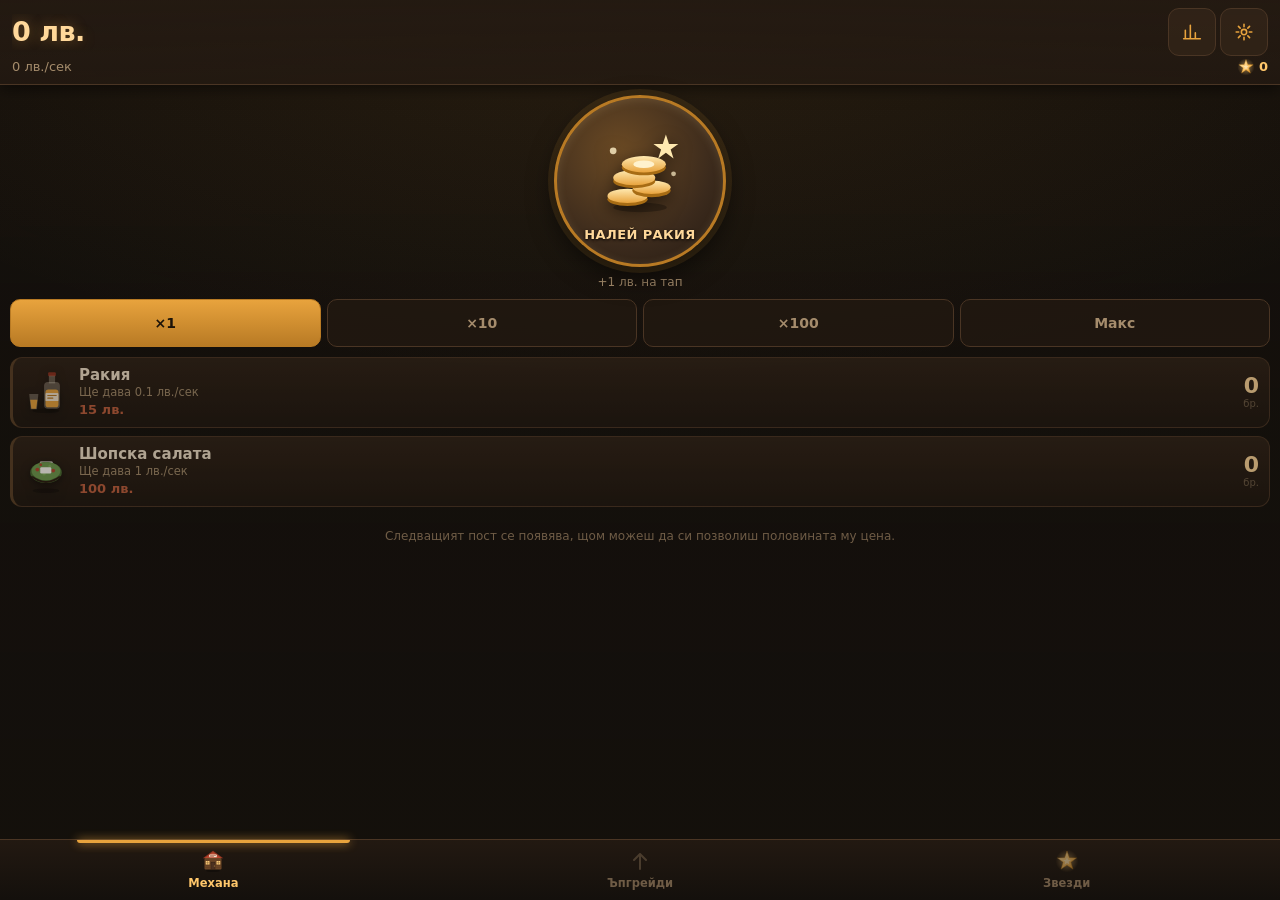
<file: mehanata.html>
<!doctype html>
<html lang="bg">
<head>
<meta charset="utf-8">
<meta name="viewport" content="width=device-width, initial-scale=1, maximum-scale=1, user-scalable=no, viewport-fit=cover">
<meta name="color-scheme" content="dark">
<meta name="theme-color" content="#14100c">
<meta name="mobile-web-app-capable" content="yes">
<meta name="apple-mobile-web-app-status-bar-style" content="black-translucent">
<title>Механата</title>
<style>
:root{
  --bg:#14100c;
  --wood:#241a12;
  --wood2:#2f2118;
  --wood3:#3b2a1c;
  --line:#4a3524;
  --amber:#e8a33d;
  --amber-d:#b87a24;
  --gold:#ffc76b;
  --candle:#ffd89a;
  --text:#f2e3cb;
  --muted:#a58c6c;
  --dim:#6f5c46;
  --ok:#8fbf6a;
  --bad:#c0603e;
  --tab-h:60px;
  --hdr-h:74px;
}
*{box-sizing:border-box;margin:0;padding:0;
  -webkit-tap-highlight-color:transparent;
  -webkit-touch-callout:none;
  -webkit-user-select:none;user-select:none;
  touch-action:manipulation;}
html,body{height:100%;overflow:hidden;overscroll-behavior:none;background:var(--bg);}
body{
  font-family:system-ui,-apple-system,"Segoe UI",Roboto,"Noto Sans",Arial,sans-serif;
  color:var(--text);
  font-size:15px;
  line-height:1.3;
}
img{display:block;pointer-events:none;}
button{font:inherit;color:inherit;background:none;border:none;cursor:pointer;}

/* ---------- background ---------- */
#bg{position:fixed;inset:0;z-index:0;background-size:cover;background-position:center;
    filter:brightness(.28) saturate(.75);}
#bgTint{position:fixed;inset:0;z-index:1;pointer-events:none;
  background:
    radial-gradient(120% 70% at 50% 0%, rgba(232,163,61,.10), transparent 60%),
    linear-gradient(180deg, rgba(20,16,12,.72) 0%, rgba(20,16,12,.86) 45%, rgba(20,16,12,.95) 100%);}

/* ---------- shell ---------- */
#app{position:relative;z-index:2;display:flex;flex-direction:column;
  /* JS презаписва това с точния window.innerHeight — dvh не се поддържа
     от по-старите Android WebView-та и там списъците спираха да се скролват */
  height:100vh;height:100dvh;}

header{
  flex:0 0 auto;
  padding:calc(env(safe-area-inset-top) + 8px) 12px 8px;
  background:linear-gradient(180deg,rgba(36,26,18,.96),rgba(36,26,18,.80));
  border-bottom:1px solid var(--line);
  box-shadow:0 4px 14px rgba(0,0,0,.5);
}
.hrow1{display:flex;align-items:center;gap:8px;}
#money{font-size:27px;font-weight:800;letter-spacing:-.5px;color:var(--candle);
  text-shadow:0 0 14px rgba(232,163,61,.35);white-space:nowrap;
  overflow:hidden;text-overflow:ellipsis;flex:1 1 auto;min-width:0;}
.hbtns{display:flex;gap:4px;flex:0 0 auto;}
.hbtn{width:48px;height:48px;display:grid;place-items:center;border-radius:11px;
  border:1px solid var(--line);background:rgba(59,42,28,.55);}
.hbtn svg{width:20px;height:20px;fill:none;stroke:var(--amber);stroke-width:1.9;
  stroke-linecap:round;stroke-linejoin:round;}
.hbtn:active{background:rgba(232,163,61,.22);}
.hrow2{display:flex;align-items:center;gap:8px;margin-top:2px;}
#rate{font-size:13px;color:var(--muted);flex:1 1 auto;min-width:0;
  white-space:nowrap;overflow:hidden;text-overflow:ellipsis;}
#starBox{display:flex;align-items:center;gap:4px;flex:0 0 auto;
  font-size:13px;font-weight:700;color:var(--gold);}
#starBox img{width:18px;height:18px;}
#boostBar{display:none;margin-top:6px;font-size:12px;font-weight:700;
  color:#14100c;background:linear-gradient(90deg,var(--gold),var(--amber));
  border-radius:8px;padding:4px 8px;text-align:center;}
#boostBar.on{display:block;}

main{flex:1 1 auto;position:relative;min-height:0;}
.screen{position:absolute;inset:0;display:none;flex-direction:column;min-height:0;}
.screen.active{display:flex;}
.scroll{flex:1 1 auto;min-height:0;overflow-y:auto;overflow-x:hidden;
  -webkit-overflow-scrolling:touch;overscroll-behavior:contain;
  touch-action:pan-y;                 /* изрично, вместо да разчитаме на manipulation */
  padding:8px 10px 14px;}

/* ---------- tap zone ---------- */
.tapzone{flex:0 0 auto;display:grid;place-items:center;padding:10px 0 6px;position:relative;}
#tapBtn{width:172px;height:172px;border-radius:50%;position:relative;
  background:radial-gradient(circle at 38% 32%, #6b4a24 0%, #3b2a1c 62%, #241a12 100%);
  border:3px solid var(--amber-d);
  box-shadow:0 0 0 6px rgba(232,163,61,.10), 0 10px 26px rgba(0,0,0,.6),
             inset 0 2px 10px rgba(255,215,150,.16);
  display:grid;place-items:center;transition:transform .07s ease-out;}
#tapBtn img{width:92px;height:92px;margin-bottom:22px;
  filter:drop-shadow(0 4px 8px rgba(0,0,0,.55));}
#tapBtn .cap{position:absolute;bottom:20px;left:0;right:0;text-align:center;
  font-size:13px;font-weight:800;letter-spacing:.4px;color:var(--candle);
  text-shadow:0 1px 3px #000;}
#tapBtn.bump{transform:scale(.93);}
#tapHint{margin-top:2px;font-size:12px;color:var(--muted);text-align:center;}
.float{position:absolute;left:50%;top:44%;transform:translateX(-50%);
  font-size:19px;font-weight:800;color:var(--candle);text-shadow:0 2px 6px #000;
  pointer-events:none;animation:fly .85s ease-out forwards;white-space:nowrap;z-index:5;}
@keyframes fly{0%{opacity:1;transform:translate(-50%,0) scale(.9);}
  25%{transform:translate(-50%,-18px) scale(1.12);}
  100%{opacity:0;transform:translate(-50%,-78px) scale(1);}}
.float.crit{font-size:26px;color:#fff0c4;
  text-shadow:0 0 12px var(--amber),0 2px 6px #000;animation-duration:1.15s;}

/* превключвател за покупка на едро */
.buybar{display:flex;gap:6px;margin:0 0 10px;}
.buybar button{flex:1 1 0;min-height:48px;border-radius:10px;font-weight:800;font-size:14px;
  border:1px solid var(--line);background:rgba(36,26,18,.7);color:var(--muted);}
.buybar button.on{background:linear-gradient(180deg,var(--amber),var(--amber-d));
  color:#1d1409;border-color:var(--amber-d);}
.rqty{font-size:11px;color:var(--dim);}

/* ---------- lists ---------- */
.sechead{font-size:12px;font-weight:800;letter-spacing:1.4px;text-transform:uppercase;
  color:var(--dim);margin:10px 2px 6px;}
.sechead:first-child{margin-top:2px;}
/* подредба по полезност: изгодните горе, купените долу */
#upgList{display:flex;flex-direction:column;}
#upgList .sechead{order:-1;}
#upgList #upgHint{order:99;}

.row{width:100%;display:flex;align-items:center;gap:10px;text-align:left;
  background:linear-gradient(180deg,rgba(59,42,28,.72),rgba(36,26,18,.72));
  border:1px solid var(--line);border-left:3px solid var(--amber-d);
  border-radius:12px;padding:8px 10px;margin-bottom:8px;min-height:66px;}
.row:active{transform:scale(.985);}
.row.locked{opacity:.42;filter:grayscale(.55);border-left-color:#4a3524;}
.row.poor{opacity:.7;border-left-color:#5b4127;}
.row.done{opacity:.55;border-left-color:var(--ok);}
.row img.ic{width:46px;height:46px;flex:0 0 auto;
  filter:drop-shadow(0 2px 4px rgba(0,0,0,.5));}
.rmid{flex:1 1 auto;min-width:0;}
.rname{font-size:15px;font-weight:700;white-space:nowrap;overflow:hidden;text-overflow:ellipsis;}
.rsub{font-size:11.5px;color:var(--muted);white-space:nowrap;overflow:hidden;text-overflow:ellipsis;}
.rprice{font-size:13px;font-weight:800;color:var(--gold);margin-top:2px;}
.row.poor .rprice{color:var(--bad);}
.rright{flex:0 0 auto;text-align:right;min-width:34px;}
.rcount{font-size:22px;font-weight:800;color:var(--candle);line-height:1;}
.rtag{font-size:10px;color:var(--dim);}
.pop{animation:pop .5s cubic-bezier(.2,1.6,.4,1);}
@keyframes pop{0%{transform:scale(.6) translateY(14px);opacity:0;}
  60%{transform:scale(1.05) translateY(0);opacity:1;}100%{transform:scale(1);}}

/* ---------- panels ---------- */
.panel{background:linear-gradient(180deg,rgba(59,42,28,.7),rgba(36,26,18,.7));
  border:1px solid var(--line);border-radius:14px;padding:14px;margin-bottom:10px;}
.panel h2{font-size:16px;margin-bottom:8px;color:var(--candle);}
.panel p{font-size:13px;color:var(--muted);margin-bottom:6px;}
.big{font-size:30px;font-weight:800;color:var(--gold);
  display:flex;align-items:center;gap:8px;justify-content:center;margin:6px 0;}
.big img{width:30px;height:30px;}
.btn{display:block;width:100%;min-height:52px;border-radius:12px;font-weight:800;
  font-size:16px;border:1px solid var(--amber-d);
  background:linear-gradient(180deg,var(--amber),var(--amber-d));color:#1d1409;
  box-shadow:0 4px 0 #7d5216;margin-top:8px;}
.btn:active{transform:translateY(3px);box-shadow:0 1px 0 #7d5216;}
.btn[disabled]{opacity:.4;background:#4a3524;color:var(--muted);
  border-color:#4a3524;box-shadow:none;transform:none;}
.btn.ghost{background:rgba(59,42,28,.6);color:var(--text);border-color:var(--line);
  box-shadow:0 4px 0 #1c1309;}
.btn.danger{background:linear-gradient(180deg,#c0603e,#8d3f26);color:#fff;
  border-color:#8d3f26;box-shadow:0 4px 0 #5c2717;}
.stat{display:flex;justify-content:space-between;gap:10px;font-size:14px;
  padding:8px 2px;border-bottom:1px dashed rgba(122,92,62,.35);}
.stat:last-child{border-bottom:none;}
.stat b{color:var(--candle);font-weight:700;text-align:right;white-space:nowrap;}
.stat span{min-width:0;}

.achv{display:flex;gap:10px;align-items:center;padding:9px 10px;border-radius:11px;
  border:1px solid var(--line);margin-bottom:7px;background:rgba(36,26,18,.6);}
.achv.got{border-color:var(--ok);background:rgba(80,110,58,.16);}
.achv .amark{width:30px;height:30px;flex:0 0 auto;border-radius:50%;display:grid;
  place-items:center;font-size:15px;font-weight:800;border:1px solid var(--line);
  background:rgba(20,16,12,.7);color:var(--dim);}
.achv.got .amark{color:var(--ok);border-color:var(--ok);}
.achv .an{font-size:14px;font-weight:700;}
.achv .ad{font-size:11.5px;color:var(--muted);}
.achv:not(.got) .an{color:var(--dim);}

/* ---------- tabs ---------- */
nav{flex:0 0 auto;display:flex;
  border-top:1px solid var(--line);
  background:linear-gradient(180deg,rgba(36,26,18,.96),rgba(20,16,12,.99));
  padding-bottom:env(safe-area-inset-bottom);}
nav button{flex:1 1 0;min-height:var(--tab-h);min-width:48px;display:flex;
  flex-direction:column;align-items:center;justify-content:center;gap:3px;
  font-size:11.5px;font-weight:700;color:var(--dim);position:relative;padding:6px 2px;}
nav button img,nav button svg{width:24px;height:24px;opacity:.55;}
nav button svg{fill:none;stroke:currentColor;stroke-width:2;stroke-linecap:round;stroke-linejoin:round;}
nav button.active{color:var(--gold);}
nav button.active img,nav button.active svg{opacity:1;}
nav button.active::before{content:"";position:absolute;top:0;left:18%;right:18%;height:3px;
  border-radius:0 0 3px 3px;background:var(--amber);box-shadow:0 0 10px var(--amber);}
nav button .dot{position:absolute;top:7px;right:30%;width:8px;height:8px;border-radius:50%;
  background:var(--ok);box-shadow:0 0 8px var(--ok);display:none;}
nav button.hasnew .dot{display:block;}

/* ---------- modal ---------- */
#modalRoot{position:fixed;inset:0;z-index:60;display:none;
  align-items:center;justify-content:center;padding:18px;
  background:rgba(8,6,4,.78);backdrop-filter:blur(3px);}
#modalRoot.on{display:flex;}
.mbox{width:100%;max-width:340px;max-height:82vh;overflow-y:auto;
  background:linear-gradient(180deg,#3b2a1c,#241a12);
  border:1px solid var(--amber-d);border-radius:16px;padding:18px;
  box-shadow:0 18px 50px rgba(0,0,0,.75);animation:pop .28s ease-out;}
.mbox h3{font-size:19px;color:var(--candle);margin-bottom:10px;}
.mbox .mtxt{font-size:14px;color:var(--text);line-height:1.5;}
.mbox .mtxt em{color:var(--gold);font-style:normal;font-weight:800;}

/* ---------- full overlay screens ---------- */
.sheet{position:fixed;inset:0;z-index:50;display:none;flex-direction:column;
  background:linear-gradient(180deg,#1d150e,#14100c);}
.sheet.on{display:flex;}
.sheethdr{flex:0 0 auto;display:flex;align-items:center;gap:10px;
  padding:calc(env(safe-area-inset-top) + 10px) 12px 10px;
  border-bottom:1px solid var(--line);background:rgba(36,26,18,.9);}
.sheethdr h2{flex:1 1 auto;font-size:18px;color:var(--candle);}
.xbtn{width:48px;height:48px;display:grid;place-items:center;border-radius:12px;
  border:1px solid var(--line);font-size:22px;color:var(--amber);}
.sheet .scroll{padding:12px 12px calc(env(safe-area-inset-bottom) + 20px);}

/* ---------- toasts ---------- */
#toasts{position:fixed;left:10px;right:10px;z-index:70;
  top:calc(env(safe-area-inset-top) + 82px);
  display:flex;flex-direction:column;gap:7px;pointer-events:none;align-items:center;}
.toast{max-width:340px;width:100%;
  background:linear-gradient(180deg,#4a3520,#2b1f14);
  border:1px solid var(--amber);border-left:4px solid var(--gold);
  border-radius:11px;padding:7px 11px;box-shadow:0 8px 22px rgba(0,0,0,.6);
  animation:tin .3s ease-out;opacity:.97;}
.toast.out{animation:tout .35s ease-in forwards;}
.toast .tt{font-size:13px;font-weight:800;color:var(--gold);line-height:1.25;}
.toast .td{font-size:11.5px;color:var(--text);line-height:1.25;}
@keyframes tin{from{opacity:0;transform:translateY(-18px);}to{opacity:1;transform:none;}}
@keyframes tout{to{opacity:0;transform:translateY(-14px);}}

/* ---------- random event ---------- */
#eventHost{position:fixed;right:6px;top:38%;z-index:55;display:none;}
#eventHost.on{display:block;}
#eventBtn{width:74px;height:74px;display:grid;place-items:center;border-radius:50%;
  background:radial-gradient(circle,rgba(255,199,107,.32),rgba(255,199,107,0) 70%);
  animation:wob 1.1s ease-in-out infinite;}
#eventBtn img{width:60px;height:60px;filter:drop-shadow(0 0 12px rgba(255,199,107,.95));}
@keyframes wob{0%,100%{transform:scale(1) rotate(-7deg);}50%{transform:scale(1.14) rotate(7deg);}}

.hint{font-size:12px;color:var(--dim);text-align:center;padding:14px 6px;}
.warn{font-size:12px;color:var(--bad);text-align:center;padding:10px 6px;line-height:1.5;}
@media (max-height:620px){
  #tapBtn{width:150px;height:150px;}
  #tapBtn img{width:78px;height:78px;margin-bottom:20px;}
  #money{font-size:24px;}
}
</style>
</head>
<body>

<div id="bg"></div>
<div id="bgTint"></div>

<div id="app">

  <header>
    <div class="hrow1">
      <div id="money">0 лв.</div>
      <div class="hbtns">
        <button class="hbtn" id="btnStats" aria-label="Статистика">
          <svg viewBox="0 0 24 24"><path d="M4 20V10M10 20V4M16 20v-7M22 20H2"/></svg>
        </button>
        <button class="hbtn" id="btnSettings" aria-label="Настройки">
          <svg viewBox="0 0 24 24"><circle cx="12" cy="12" r="3.2"/><path d="M12 2.6v3M12 18.4v3M2.6 12h3M18.4 12h3M5.3 5.3l2.1 2.1M16.6 16.6l2.1 2.1M18.7 5.3l-2.1 2.1M7.4 16.6l-2.1 2.1"/></svg>
        </button>
      </div>
    </div>
    <div class="hrow2">
      <div id="rate">0 лв./сек</div>
      <div id="starBox"><img id="starIco" alt=""><span id="starNum">0</span></div>
    </div>
    <div id="boostBar"></div>
  </header>

  <main>
    <!-- ===== Механа ===== -->
    <section class="screen active" id="scr-mehana">
      <div class="tapzone">
        <button id="tapBtn" aria-label="Налей ракия">
          <img id="tapIco" alt="">
          <span class="cap">НАЛЕЙ РАКИЯ</span>
        </button>
      </div>
      <div id="tapHint">+0 лв. на тап</div>
      <div class="scroll" id="genList"></div>
    </section>

    <!-- ===== Ъпгрейди ===== -->
    <section class="screen" id="scr-upg">
      <div class="scroll" id="upgList"></div>
    </section>

    <!-- ===== Звезди ===== -->
    <section class="screen" id="scr-star">
      <div class="scroll" id="starPane"></div>
    </section>
  </main>

  <nav>
    <button class="tab active" data-scr="mehana"><img id="tabIcoM" alt="">Механа</button>
    <button class="tab" data-scr="upg">
      <svg viewBox="0 0 24 24"><path d="M12 20V5M6 11l6-6 6 6"/></svg>Ъпгрейди
      <span class="dot"></span>
    </button>
    <button class="tab" data-scr="star"><img id="tabIcoS" alt="">Звезди<span class="dot"></span></button>
  </nav>
</div>

<!-- ===== Статистика ===== -->
<div class="sheet" id="sheetStats">
  <div class="sheethdr"><h2>Статистика</h2><button class="xbtn" data-close="sheetStats">✕</button></div>
  <div class="scroll" id="statsPane"></div>
</div>

<!-- ===== Настройки ===== -->
<div class="sheet" id="sheetSet">
  <div class="sheethdr"><h2>Настройки</h2><button class="xbtn" data-close="sheetSet">✕</button></div>
  <div class="scroll" id="setPane"></div>
</div>

<div id="toasts"></div>
<div id="modalRoot"><div class="mbox" id="mbox"></div></div>
<div id="eventHost"><button id="eventBtn"><img id="eventIco" alt=""></button></div>

<!-- =================================================================== -->
<!-- =================================================================== -->
<!-- ============== ICONS: BEGIN MEHANA_ASSETS ========================= -->
<!--                                                                     -->
<!--  ЗАМЕСТИТЕЛ. Мрежовият достъп до CloudFront адреса е блокиран от     -->
<!--  egress политиката на тази сесия, затова истинският icons.js не      -->
<!--  можа да бъде свален. Иконите тук са чист SVG (data URI) със         -->
<!--  същите ключове и размери: 192x192, fon = 960x540.                   -->
<!--                                                                     -->
<!--  Нарочно БЕЗ canvas и без toDataURL: четенето от canvas е първото    -->
<!--  нещо, което се чупи в WebView и при отваряне през content:// URI,   -->
<!--  а SVG data URI се рисува навсякъде.                                 -->
<!--                                                                     -->
<!--  ЗА ДА СЛОЖИШ ИСТИНСКИТЕ ИКОНИ: изтрий всичко между този коментар    -->
<!--  и "ICONS: END", и постави дословно съдържанието на icons.js в един  -->
<!--  script таг. Нищо друго в файла не се променя.                       -->
<!-- =================================================================== -->
<script>
(function(){
  function S(body,w,h){
    w=w||192;h=h||192;
    return 'data:image/svg+xml;charset=UTF-8,'+encodeURIComponent(
      '<svg xmlns="http://www.w3.org/2000/svg" width="'+w+'" height="'+h+'" '+
      'viewBox="0 0 '+w+' '+h+'">'+body+'</svg>');
  }
  var SH='<ellipse cx="96" cy="174" rx="56" ry="10" fill="rgba(0,0,0,.28)"/>';
  var A={};

  A.rakia=S(SH+
    '<polygon points="26,104 64,104 58,168 32,168" fill="rgba(255,240,215,.30)"/>'+
    '<polygon points="30,128 60,128 55,166 35,166" fill="#e8a33d"/>'+
    '<rect x="105" y="14" width="32" height="16" rx="4" fill="#8d3220"/>'+
    '<rect x="108" y="28" width="26" height="32" fill="rgba(255,240,215,.30)"/>'+
    '<rect x="88" y="54" width="66" height="112" rx="16" fill="rgba(255,240,215,.30)"/>'+
    '<rect x="94" y="86" width="54" height="74" rx="12" fill="#e8a33d"/>'+
    '<rect x="94" y="100" width="54" height="34" rx="4" fill="#f2e3cb"/>'+
    '<rect x="101" y="108" width="40" height="5" rx="2" fill="#b87a24"/>'+
    '<rect x="101" y="119" width="26" height="5" rx="2" fill="#b87a24"/>');

  A.salata=S(SH+
    '<rect x="64" y="58" width="66" height="42" rx="8" fill="#f7f1e4"/>'+
    '<rect x="70" y="52" width="54" height="20" rx="5" fill="#fffdf6"/>'+
    '<ellipse cx="96" cy="98" rx="66" ry="44" fill="#4a6d33"/>'+
    '<ellipse cx="96" cy="92" rx="60" ry="38" fill="#6f9c4f"/>'+
    '<circle cx="60" cy="86" r="8" fill="#b8462f"/>'+
    '<circle cx="126" cy="90" r="8" fill="#b8462f"/>'+
    '<circle cx="88" cy="104" r="7" fill="#7fb05a"/>'+
    '<circle cx="112" cy="72" r="6" fill="#7fb05a"/>'+
    '<circle cx="74" cy="66" r="6" fill="#b8462f"/>'+
    '<rect x="72" y="76" width="46" height="26" rx="5" fill="#fffdf6"/>'+
    '<path d="M30 114 Q96 170 162 114 L150 114 Q96 154 42 114 Z" fill="#2a1c11"/>');

  A.meze=S(SH+
    '<ellipse cx="96" cy="110" rx="74" ry="40" fill="#d9c9ac"/>'+
    '<ellipse cx="96" cy="106" rx="64" ry="33" fill="#f7f1e4"/>'+
    '<polygon points="52,74 84,66 80,84 50,88" fill="#c9a44a"/>'+
    '<circle cx="64" cy="100" r="17" fill="#9b3b2c"/>'+
    '<circle cx="64" cy="100" r="12" fill="#c25541"/>'+
    '<circle cx="92" cy="110" r="17" fill="#7d3a26"/>'+
    '<circle cx="92" cy="110" r="12" fill="#a35236"/>'+
    '<rect x="112" y="88" width="34" height="26" rx="4" fill="#fffbef"/>'+
    '<rect x="122" y="110" width="30" height="22" rx="4" fill="#fff6e0"/>'+
    '<circle cx="132" cy="74" r="10" fill="#4a6d33"/>'+
    '<circle cx="148" cy="82" r="8" fill="#6f9c4f"/>');

  A.skara=S(SH+
    '<circle cx="58" cy="42" r="13" fill="rgba(242,227,203,.18)"/>'+
    '<circle cx="84" cy="32" r="13" fill="rgba(242,227,203,.18)"/>'+
    '<circle cx="110" cy="42" r="13" fill="rgba(242,227,203,.18)"/>'+
    '<circle cx="136" cy="32" r="13" fill="rgba(242,227,203,.18)"/>'+
    '<rect x="26" y="74" width="32" height="18" rx="9" fill="#8a5a34"/>'+
    '<rect x="30" y="77" width="24" height="7" rx="4" fill="#a06c40"/>'+
    '<rect x="64" y="74" width="32" height="18" rx="9" fill="#8a5a34"/>'+
    '<rect x="68" y="77" width="24" height="7" rx="4" fill="#a06c40"/>'+
    '<rect x="102" y="74" width="32" height="18" rx="9" fill="#8a5a34"/>'+
    '<rect x="106" y="77" width="24" height="7" rx="4" fill="#a06c40"/>'+
    '<rect x="140" y="74" width="32" height="18" rx="9" fill="#8a5a34"/>'+
    '<rect x="144" y="77" width="24" height="7" rx="4" fill="#a06c40"/>'+
    '<rect x="22" y="96" width="148" height="20" rx="6" fill="#3a3a3a"/>'+
    '<g stroke="#5c5c5c" stroke-width="5">'+
      '<path d="M30 96v20M52 96v20M74 96v20M96 96v20M118 96v20M140 96v20M162 96v20"/></g>'+
    '<rect x="30" y="116" width="132" height="18" rx="7" fill="#2b2b2b"/>'+
    '<rect x="26" y="134" width="140" height="12" rx="5" fill="#1e1e1e"/>'+
    '<circle cx="46" cy="128" r="5" fill="#ff7a2f"/>'+
    '<circle cx="96" cy="130" r="6" fill="#ff9d3d"/>'+
    '<circle cx="146" cy="128" r="5" fill="#ff7a2f"/>');

  A.gaida=S(SH+
    '<g stroke-linecap="round" fill="none">'+
      '<path d="M120 74L168 20" stroke="#5a3a1e" stroke-width="10"/>'+
      '<path d="M70 84L24 44" stroke="#6b4526" stroke-width="9"/>'+
      '<path d="M104 150L150 170" stroke="#5a3a1e" stroke-width="8"/></g>'+
    '<rect x="157" y="8" width="21" height="22" rx="6" fill="#f2e3cb"/>'+
    '<rect x="14" y="34" width="21" height="20" rx="6" fill="#f2e3cb"/>'+
    '<ellipse cx="96" cy="110" rx="60" ry="48" fill="#7a4a24"/>'+
    '<ellipse cx="88" cy="102" rx="44" ry="34" fill="#95602f"/>'+
    '<rect x="142" y="158" width="26" height="16" rx="6" fill="#f2e3cb"/>'+
    '<circle cx="64" cy="92" r="7" fill="#f2e3cb"/>'+
    '<circle cx="116" cy="88" r="6" fill="#ffc76b"/>'+
    '<path d="M52 78Q96 56 140 78" stroke="#ffc76b" stroke-width="4" fill="none"/>');

  A.izba=S(SH+
    '<rect x="34" y="36" width="124" height="124" rx="34" fill="#6b4526"/>'+
    '<rect x="44" y="36" width="104" height="124" rx="26" fill="#8a5a30"/>'+
    '<g fill="#5a3a1e">'+
      '<rect x="52" y="40" width="4" height="116"/><rect x="74" y="40" width="4" height="116"/>'+
      '<rect x="96" y="40" width="4" height="116"/><rect x="118" y="40" width="4" height="116"/>'+
      '<rect x="140" y="40" width="4" height="116"/></g>'+
    '<rect x="28" y="58" width="136" height="16" rx="6" fill="#3f3f45"/>'+
    '<rect x="28" y="120" width="136" height="16" rx="6" fill="#3f3f45"/>'+
    '<circle cx="96" cy="96" r="16" fill="#c98c3c"/>'+
    '<circle cx="96" cy="96" r="9" fill="#7a4a24"/>'+
    '<rect x="86" y="158" width="20" height="20" rx="4" fill="#3f3f45"/>'+
    '<rect x="90" y="176" width="12" height="10" rx="3" fill="#2b2b2b"/>');

  A.terasa=S(SH+
    '<path d="M96 16C142 20 170 52 176 88L16 88C22 52 50 20 96 16Z" fill="#b8462f"/>'+
    '<path d="M96 16C112 30 120 56 122 88L70 88C72 56 80 30 96 16Z" fill="#f2e3cb"/>'+
    '<rect x="92" y="16" width="8" height="124" fill="#6b4526"/>'+
    '<ellipse cx="96" cy="140" rx="52" ry="14" fill="#8a5a30"/>'+
    '<rect x="44" y="140" width="104" height="8" rx="3" fill="#6b4526"/>'+
    '<rect x="60" y="148" width="8" height="28" rx="3" fill="#5a3a1e"/>'+
    '<rect x="124" y="148" width="8" height="28" rx="3" fill="#5a3a1e"/>'+
    '<rect x="83" y="112" width="20" height="28" rx="6" fill="rgba(255,240,215,.34)"/>'+
    '<rect x="86" y="124" width="14" height="16" rx="4" fill="#e8a33d"/>');

  (function(){
    var b='<path d="M30 86Q96 58 162 86" stroke="#ffc76b" stroke-width="6" fill="none" '+
          'stroke-linecap="round"/>';
    var xs=[40,96,152],cols=['#b8462f','#f2e3cb','#e8a33d'];
    for(var i=0;i<3;i++){
      var x=xs[i],c=cols[i];
      b+='<circle cx="'+x+'" cy="62" r="15" fill="#e8c79c"/>'+
         '<rect x="'+(x-13)+'" y="74" width="26" height="10" rx="4" fill="'+
           (i===1?'#2a1c11':'#b8462f')+'"/>'+
         '<polygon points="'+x+',78 '+(x+18)+',126 '+(x-18)+',126" fill="'+c+'"/>'+
         '<g stroke="#e8c79c" stroke-width="8" stroke-linecap="round">'+
           '<path d="M'+(x-8)+' 126L'+(x-12)+' 156"/>'+
           '<path d="M'+(x+8)+' 126L'+(x+12)+' 156"/></g>'+
         '<g stroke="#2a1c11" stroke-width="8" stroke-linecap="round">'+
           '<path d="M'+(x-17)+' 160L'+(x-7)+' 160"/>'+
           '<path d="M'+(x+7)+' 160L'+(x+17)+' 160"/></g>';
    }
    A.horo=S(SH+b);
  })();

  A.avtobus=S(SH+
    '<rect x="20" y="42" width="80" height="14" rx="6" fill="#2a1c11"/>'+
    '<rect x="26" y="45" width="68" height="8" rx="4" fill="#ffc76b"/>'+
    '<rect x="14" y="56" width="164" height="84" rx="18" fill="#c8452f"/>'+
    '<rect x="14" y="96" width="164" height="10" fill="#f2e3cb"/>'+
    '<g fill="#9fd0e8">'+
      '<rect x="26" y="68" width="30" height="24" rx="5"/>'+
      '<rect x="64" y="68" width="30" height="24" rx="5"/>'+
      '<rect x="102" y="68" width="30" height="24" rx="5"/></g>'+
    '<rect x="146" y="64" width="28" height="28" rx="6" fill="#bfe2f2"/>'+
    '<g fill="#e8c79c">'+
      '<circle cx="41" cy="80" r="7"/><circle cx="79" cy="80" r="7"/>'+
      '<circle cx="117" cy="80" r="7"/></g>'+
    '<circle cx="52" cy="142" r="20" fill="#20201f"/>'+
    '<circle cx="52" cy="142" r="9" fill="#8a8a8a"/>'+
    '<circle cx="142" cy="142" r="20" fill="#20201f"/>'+
    '<circle cx="142" cy="142" r="9" fill="#8a8a8a"/>'+
    '<circle cx="170" cy="118" r="7" fill="#ffc76b"/>');

  A.mehana=S(SH+
    '<polygon points="96,14 178,74 14,74" fill="#8d3220"/>'+
    '<polygon points="96,26 164,72 28,72" fill="#b8462f"/>'+
    '<rect x="28" y="72" width="136" height="92" rx="8" fill="#6b4526"/>'+
    '<g fill="#5a3a1e">'+
      '<rect x="30" y="86" width="132" height="3"/><rect x="30" y="101" width="132" height="3"/>'+
      '<rect x="30" y="116" width="132" height="3"/><rect x="30" y="131" width="132" height="3"/>'+
      '<rect x="30" y="146" width="132" height="3"/></g>'+
    '<rect x="38" y="96" width="30" height="28" rx="4" fill="#ffcf7a"/>'+
    '<rect x="124" y="96" width="30" height="28" rx="4" fill="#ffcf7a"/>'+
    '<g stroke="#5a3a1e" stroke-width="3">'+
      '<path d="M53 96v28M38 110h30M139 96v28M124 110h30"/></g>'+
    '<rect x="78" y="104" width="36" height="60" rx="4" fill="#3a2515"/>'+
    '<rect x="82" y="108" width="28" height="52" rx="3" fill="#4d3120"/>'+
    '<circle cx="106" cy="136" r="3.5" fill="#ffc76b"/>'+
    '<rect x="66" y="44" width="60" height="22" rx="5" fill="#f2e3cb"/>'+
    '<rect x="72" y="50" width="48" height="4" rx="2" fill="#8d3220"/>'+
    '<rect x="72" y="58" width="32" height="4" rx="2" fill="#8d3220"/>');

  A.zvezda=S(
    '<defs>'+
      '<radialGradient id="zg"><stop offset="0" stop-color="#ffd78c" stop-opacity=".55"/>'+
      '<stop offset="1" stop-color="#ffc76b" stop-opacity="0"/></radialGradient>'+
      '<linearGradient id="zl" x1="0" y1="0" x2="1" y2="1">'+
      '<stop offset="0" stop-color="#fff0c4"/><stop offset=".5" stop-color="#ffc76b"/>'+
      '<stop offset="1" stop-color="#d98f22"/></linearGradient>'+
    '</defs>'+
    '<circle cx="96" cy="96" r="92" fill="url(#zg)"/>'+
    '<path d="M96 16L115.4 69.3L172.1 71.3L127.4 106.2L143 160.7L96 129L49 160.7'+
      'L64.6 106.2L19.9 71.3L76.6 69.3Z" fill="url(#zl)" stroke="#a76c14" stroke-width="4" '+
      'stroke-linejoin="round"/>'+
    '<path d="M96 64L104.2 86.6L128.1 87.5L109.3 102.2L115.9 125.1L96 111.8L76.1 125.1'+
      'L82.7 102.2L63.9 87.5L87.8 86.6Z" fill="rgba(255,250,225,.55)"/>');

  A.moneti=S(SH+
    '<defs><linearGradient id="cg" x1="0" y1="0" x2="0" y2="1">'+
      '<stop offset="0" stop-color="#ffe9b0"/><stop offset="1" stop-color="#e8a33d"/>'+
    '</linearGradient></defs>'+
    '<g>'+
      '<ellipse cx="70" cy="157" rx="42" ry="14" fill="#a76c14"/>'+
      '<ellipse cx="70" cy="150" rx="42" ry="15" fill="url(#cg)"/>'+
      '<ellipse cx="120" cy="139" rx="40" ry="14" fill="#a76c14"/>'+
      '<ellipse cx="120" cy="132" rx="40" ry="14" fill="url(#cg)"/>'+
      '<ellipse cx="84" cy="119" rx="44" ry="15" fill="#a76c14"/>'+
      '<ellipse cx="84" cy="112" rx="44" ry="16" fill="url(#cg)"/>'+
      '<ellipse cx="104" cy="91" rx="46" ry="16" fill="#a76c14"/>'+
      '<ellipse cx="104" cy="84" rx="46" ry="17" fill="url(#cg)"/>'+
      '<ellipse cx="104" cy="84" rx="22" ry="8" fill="#fff2cd"/></g>'+
    '<path d="M150 22L156.5 41.5L176 41.5L160 53L166 72L150 60L134 72L140 53L124 41.5'+
      'L143.5 41.5Z" fill="#ffe9b0"/>'+
    '<circle cx="40" cy="56" r="7" fill="rgba(255,240,200,.8)"/>'+
    '<circle cx="166" cy="104" r="5" fill="rgba(255,240,200,.7)"/>');

  A.fon=S(
    '<defs>'+
      '<linearGradient id="f1" x1="0" y1="0" x2="0" y2="1">'+
        '<stop offset="0" stop-color="#2c1e13"/><stop offset=".55" stop-color="#1e150d"/>'+
        '<stop offset="1" stop-color="#120d08"/></linearGradient>'+
      '<radialGradient id="f2"><stop offset="0" stop-color="#ffc46e" stop-opacity=".34"/>'+
        '<stop offset="1" stop-color="#ffc46e" stop-opacity="0"/></radialGradient>'+
      '<radialGradient id="f3"><stop offset="0" stop-color="#000" stop-opacity="0"/>'+
        '<stop offset="1" stop-color="#000" stop-opacity=".75"/></radialGradient>'+
    '</defs>'+
    '<rect width="960" height="540" fill="url(#f1)"/>'+
    '<g stroke="rgba(0,0,0,.35)" stroke-width="2">'+
      '<path d="M0 28h960M0 74h960M0 120h960M0 166h960M0 212h960M0 258h960M0 304h960'+
      'M0 350h960M0 396h960M0 442h960M0 488h960"/></g>'+
    '<circle cx="210" cy="150" r="150" fill="url(#f2)"/>'+
    '<circle cx="760" cy="120" r="170" fill="url(#f2)"/>'+
    '<circle cx="480" cy="330" r="220" fill="url(#f2)"/>'+
    '<rect y="404" width="960" height="136" fill="rgba(58,38,22,.85)"/>'+
    '<g fill="rgba(90,58,30,.5)">'+
      '<rect x="0" y="404" width="4" height="136"/><rect x="120" y="404" width="4" height="136"/>'+
      '<rect x="240" y="404" width="4" height="136"/><rect x="360" y="404" width="4" height="136"/>'+
      '<rect x="480" y="404" width="4" height="136"/><rect x="600" y="404" width="4" height="136"/>'+
      '<rect x="720" y="404" width="4" height="136"/><rect x="840" y="404" width="4" height="136"/></g>'+
    '<ellipse cx="480" cy="270" rx="620" ry="620" fill="url(#f3)"/>',
    960,540);

  window.MEHANA_ASSETS=A;
  window.MEHANA_ASSETS_PLACEHOLDER=true;
})();
</script>
<!-- ============== ICONS: END MEHANA_ASSETS =========================== -->

<script>
(function(){
"use strict";

/* =======================================================================
   1. ФОРМАТИРАНЕ НА ЧИСЛА
   ===================================================================== */
var SUF=[[1e15,'квдрлн.'],[1e12,'трлн.'],[1e9,'млрд.'],[1e6,'млн.'],[1e3,'хил.']];
function trimZ(s){return s.indexOf('.')>=0?s.replace(/\.?0+$/,''):s;}
function dec(m){return m<10?2:(m<100?1:0);}
function fmt(n){
  if(n===Infinity||n!==n)return '∞';
  if(n<0)return '-'+fmt(-n);
  if(n<1000)return trimZ(n.toFixed(dec(n)));
  if(n>=1e18){var e=Math.floor(Math.log10(n));
    return trimZ((n/Math.pow(10,e)).toFixed(2))+'×10^'+e;}
  for(var i=0;i<SUF.length;i++){
    if(n>=SUF[i][0]){var m=n/SUF[i][0];return trimZ(m.toFixed(dec(m)))+' '+SUF[i][1];}
  }
  return trimZ(n.toFixed(0));
}
function lv(n){return fmt(n)+' лв.';}
function dur(sec){
  sec=Math.floor(sec);
  var d=Math.floor(sec/86400),h=Math.floor(sec%86400/3600),
      m=Math.floor(sec%3600/60),s=sec%60;
  if(d)return d+' д. '+h+' ч. '+m+' мин.';
  if(h)return h+' ч. '+m+' мин.';
  if(m)return m+' мин. '+s+' сек.';
  return s+' сек.';
}
function plural(n,one,few,many){
  if(n===1)return one;
  if(n<5)return few;
  return many;
}

/* =======================================================================
   2. КОНСТАНТИ НА ИГРАТА
   ===================================================================== */
var COST_GROWTH=1.15;
var UPG_STEPS=[10,25,50,100,150,200,300];   // последните три се отключват от сградата
var OFFLINE_CAP=8*3600;      // 8 часа
var OFFLINE_RATIO=0.5;       // 50%
var OFFLINE_MIN=60;          // под 1 мин. пауза се плаща изцяло, над нея — по офлайн правилата
var MODAL_MIN=120;           // модал само при наистина дълго отсъствие
var PRESTIGE_MIN=1e6;
var STAR_BONUS=0.02;         // +2% на звезда
var ACHV_BONUS=0.01;         // +1% на постижение
var EVENT_MIN=180, EVENT_MAX=480, EVENT_LIFE=13;
var EVENT_BOOST=7, EVENT_BOOST_TIME=60, EVENT_CASH=0.15;
var SAVE_KEY='mehanata_save';
var SAVE_VERSION=3;
var GAME_VERSION='Алфа 0.3';
var CHANGELOG=[
  ['Алфа 0.3',[
    'Механата се строи: шест нива от Колиба до Комплекс',
    'Пет нови поста, до Износ зад граница',
    'Ъпгрейдите вече стигат до 300 бройки вместо до 100',
    'Звездите се харчат в „Дядовата изба“, вместо да се трупат',
    'Престижът дава по-малко звезди, но силата е трайна и се избира',
    'Заради ребаланса всички стари записи почват начисто с компенсация'
  ]],
  ['Алфа 0.2',[
    'Покупка на ×10, ×100 и Макс наведнъж',
    'Прагове на звездите: траен ефект на 5, 10, 25, 50 и 100 звезди',
    'Постиженията станаха 30',
    'Ново събитие: автобус спира пред механата',
    'Критичен тап — 5% шанс за десетократен удар',
    'Инсталира се на началния екран и работи офлайн',
    'Трайно хранилище, за да не изчезва записът'
  ]],
  ['Алфа 0.1',[
    '10 поста, 40 ъпгрейда, 15 постижения',
    'Престиж със звезди, офлайн приход, случайни събития',
    'Звук, статистика, резервно копие на записа'
  ]]
];

// Прагове на звездите — трайни ефекти, които не се купуват и не харчат звезди,
// за да не влизат в конфликт с пасивните +2% на звезда.
var STAR_TIERS=[
  {at:5,   name:'Нощна смяна',      desc:'Офлайн таванът става 12 часа.'},
  {at:10,  name:'Слух из града',    desc:'Събитията идват два пъти по-често.'},
  {at:25,  name:'Твърда ръка',      desc:'Тапът дава двойно.'},
  {at:50,  name:'Дълъг гуляй',      desc:'Бустът от събитие трае 2 минути.'},
  {at:100, name:'Име в чужбина',    desc:'Офлайн приходът става 100%.'}
];
// Праговете ключат на ИЗКАРАНИТЕ за цял живот звезди, не на наличните —
// иначе покупка в магазина би отнела вече отключен праг.
function tierOn(at){return S.starsTotal>=at;}
function offlineCap(){
  return (tierOn(5)?12*3600:OFFLINE_CAP)+shopLevel('safe')*3600;
}
function offlineRatio(){
  return Math.min(1,(tierOn(100)?1:OFFLINE_RATIO)+0.1*shopLevel('abroad'));
}
function eventGap(){return tierOn(10)?0.5:1;}
function tapMult(){return (tierOn(25)?2:1)*(1+0.5*shopLevel('tongue'));}
function boostTime(){return tierOn(50)?120:EVENT_BOOST_TIME;}

var GENS=[
  {id:'rakia',   name:'Ракия',              icon:'rakia',   base:15,          rate:0.1},
  {id:'salata',  name:'Шопска салата',      icon:'salata',  base:100,         rate:1},
  {id:'meze',    name:'Мезе',               icon:'meze',    base:1100,        rate:8},
  {id:'skara',   name:'Скара с кебапчета',  icon:'skara',   base:12000,       rate:47},
  {id:'gaida',   name:'Гайдар',             icon:'gaida',   base:130000,      rate:260},
  {id:'izba',    name:'Изба с вино',        icon:'izba',    base:1400000,     rate:1400},
  {id:'terasa',  name:'Лятна тераса',       icon:'terasa',  base:20000000,    rate:7800},
  {id:'horo',    name:'Хоро на площада',    icon:'horo',    base:330000000,   rate:44000},
  {id:'avtobus', name:'Автобус с туристи',  icon:'avtobus', base:5100000000,  rate:260000},
  {id:'mehana',  name:'Верига механи',      icon:'mehana',  base:75000000000, rate:1600000},
  // ---- отключвани от нивата на сградата, Алфа 0.3 ----
  // Следват същия закон като първите десет: база ×15, приход ×6 на стъпка.
  {id:'pivo',    name:'Пивоварна',           icon:'izba',    base:1.125e12,    rate:9.6e6},
  {id:'vinarna', name:'Винарна с етикет',    icon:'rakia',   base:1.69e13,     rate:5.76e7},
  {id:'hotel',   name:'Хотел към механата',  icon:'mehana',  base:2.53e14,     rate:3.46e8},
  {id:'tv',      name:'Кулинарно предаване', icon:'skara',   base:3.8e15,      rate:2.07e9},
  {id:'iznos',   name:'Износ зад граница',   icon:'avtobus', base:5.7e16,      rate:1.24e10}
];
var GEN_BY_ID={};GENS.forEach(function(g,i){g.idx=i;GEN_BY_ID[g.id]=g;});

// По седем на пост. Първите четири са от 0.1 и се отключват при 10/25/50/100
// бройки; последните три идват с нивата на сградата, при 150/200/300.
var UPG_NAMES={
  rakia:  ['Двоен казан','Дядовата рецепта','Медал от изложението','Ракия за износ',
           'Отлежала в дъбова бъчва','Гроздова от Сунгурларе','Марка със свой етикет'],
  salata: ['Повече сирене','Домати от градината','Чубрица от Родопите','Салата за цяла маса',
           'Собствена градина','Биволско сирене','Салата на корица на списание'],
  meze:   ['Луканка от избата','Пълнени чушлета','Дъска за мезета','Кралско мезе',
           'Сушени в комина','Рецепта от прабабата','Мезе за посланици'],
  skara:  ['Дървени въглища','Тайната подправка','Скара до тавана','Кебапче XXL',
           'Месо от собствена ферма','Майстор скарджия','Шампион на скарата'],
  gaida:  ['Нова гайда от кожа','Каба гайда','Гайдарски събор','Оркестър „Родопа“',
           'Сто гайди наведнъж','Запис в радиото','Турне из Европа'],
  izba:   ['Дъбови бъчви','Реколта от Мелник','Изба на две нива','Медал от винения конкурс',
           'Изба на три нива','Собствено лозе','Географско означение'],
  terasa: ['Лозница над масите','Чадъри за дъжд','Гледка към Балкана','Тераса към морето',
           'Отопление за зимата','Панорамен асансьор','Тераса на покрива'],
  horo:   ['По-голям тъпан','Гости от три села','Право хоро без край','Хоро с 500 души',
           'Хоро около площада','Рекорд на Гинес','Хоро по телевизията'],
  avtobus:['Втори автобус','Екскурзовод с мегафон','Туристи от Германия','Цял конвой автобуси',
           'Собствена турагенция','Чартърен полет','Круизен кораб'],
  mehana: ['Втора механа в града','Франчайз договор','Механа на всяка спирка','Механи в чужбина',
           'Механа на летището','Излизане на борсата','Механа на всеки континент'],
  pivo:   ['Меден казан','Собствен хмел','Тъмно и светло','Бира с медал',
           'Пивоварна на две смени','Собствено бутилиране','Бира за Октоберфест'],
  vinarna:['Свой етикет','Барик бъчви','Розе за лятото','Награда от Виена',
           'Винен туризъм','Резерва десет години','Аукцион в Лондон'],
  hotel:  ['Десет стаи','Закуска включена','Спа с минерална вода','Четири звезди',
           'Конферентна зала','Пет звезди','Верига хотели'],
  tv:     ['Кабеларка в града','Свой оператор','Национален ефир','Праймтайм',
           'Собствено студио','Формат за продан','Излъчване в чужбина'],
  iznos:  ['Първи контейнер','Митнически агент','Склад в Хамбург','Рафт в супермаркета',
           'Собствен кораб','Марка в двайсет държави','Световна дистрибуция']
};

// ---- Сградата ----
// Всяко ниво струва пари, отключва нов пост и вдига тавана на ъпгрейдите.
// Цената е около трикратно базовата цена на поста, който отключва — така
// нивото идва точно когато този пост започва да има смисъл.
var BUILDINGS=[
  {name:'Колиба',        cost:0,      posts:10, upg:4,
   desc:'Четири стени и един казан. Оттук започва всичко.'},
  {name:'Кръчма',        cost:3e12,   posts:11, upg:5,
   desc:'Истински бар и мазе за бирата.'},
  {name:'Механа',        cost:5e13,   posts:12, upg:5,
   desc:'Дървени маси, огнище и име на улицата.'},
  {name:'Голяма механа', cost:7.5e14, posts:13, upg:6,
   desc:'Два етажа, сватбена зала и стаи за гости.'},
  {name:'Хан',           cost:1.1e16, posts:14, upg:6,
   desc:'Хан на пътя. Тук се спира, яде и спи.'},
  {name:'Комплекс',      cost:1.7e17, posts:15, upg:7,
   desc:'Механа, хотел, изба и снимачно студио под един покрив.'}
];
function building(){return BUILDINGS[Math.min(S.building||0,BUILDINGS.length-1)];}
function postsUnlocked(){return building().posts;}
function upgTiers(){return building().upg;}
function nextBuilding(){return S.building+1<BUILDINGS.length?BUILDINGS[S.building+1]:null;}

// ---- Магазин за звезди: „Дядовата изба“ ----
// Звездите вече се харчат тук. Цената расте като base × 1.6^ниво, тоест
// линейният приход от звезди се превръща в логаритмична сила — това е
// спирачката, която липсваше в 0.2.
var STAR_SHOP=[
  {id:'recipe', name:'Дядовата рецепта', base:1,  max:60,
   desc:'+25% към целия приход.'},
  {id:'supply', name:'Изгодни доставки', base:25, max:5,
   desc:'Постовете поскъпват по-бавно: 1.15 → 1.14.'},
  {id:'tongue', name:'Бърз език',        base:3,  max:10,
   desc:'+50% към тапването.'},
  {id:'ledger', name:'Стар тефтер',      base:5,  max:10,
   desc:'Новият живот започва с по 5 безплатни бройки от първите три поста.'},
  {id:'safe',   name:'Здрава каса',      base:4,  max:12,
   desc:'+1 час към офлайн тавана.'},
  {id:'abroad', name:'Име в чужбина',    base:20, max:5,
   desc:'+10% към офлайн прихода.'}
];
var SHOP_BY_ID={};STAR_SHOP.forEach(function(s){SHOP_BY_ID[s.id]=s;});
function shopLevel(id){return S.starShop[id]||0;}
function shopCost(item,lv){return Math.ceil(item.base*Math.pow(1.6,lv===undefined?shopLevel(item.id):lv));}

var UPGRADES=[];
GENS.forEach(function(g){
  for(var i=0;i<UPG_STEPS.length;i++){
    UPGRADES.push({
      id:g.id+'_'+i, gen:g.id, idx:i,
      name:UPG_NAMES[g.id][i],
      req:UPG_STEPS[i],
      cost:g.base*10*Math.pow(5,i)
    });
  }
});
var UPG_BY_ID={};UPGRADES.forEach(function(u){UPG_BY_ID[u.id]=u;});

var ACHV=[
  {id:'a1', name:'Първа глътка',      desc:'Направи първия си тап.',                 t:function(){return S.taps>=1;}},
  {id:'a2', name:'Наздраве!',         desc:'100 тапвания.',                          t:function(){return S.taps>=100;}},
  {id:'a3', name:'Тападжия',          desc:'1000 тапвания.',                         t:function(){return S.taps>=1000;}},
  {id:'a4', name:'Стотачка',          desc:'Изкарай общо 100 лв.',                   t:function(){return S.earnedTotal>=100;}},
  {id:'a5', name:'Хилядарка',         desc:'Изкарай общо 1000 лв.',                  t:function(){return S.earnedTotal>=1000;}},
  {id:'a6', name:'Милионер',          desc:'Изкарай общо 1 млн. лв.',                t:function(){return S.earnedTotal>=1e6;}},
  {id:'a7', name:'Милиардер',         desc:'Изкарай общо 1 млрд. лв.',               t:function(){return S.earnedTotal>=1e9;}},
  {id:'a8', name:'Трилионер',         desc:'Изкарай общо 1 трлн. лв.',               t:function(){return S.earnedTotal>=1e12;}},
  {id:'a9', name:'Първи казан',       desc:'Купи първата си ракия.',                 t:function(){return S.gens.rakia>=1;}},
  {id:'a10',name:'Десет казана',      desc:'10 бройки Ракия.',                       t:function(){return S.gens.rakia>=10;}},
  {id:'a11',name:'Пълна маса',        desc:'25 шопски салати.',                      t:function(){return S.gens.salata>=25;}},
  {id:'a12',name:'Дим до небето',     desc:'50 скари с кебапчета.',                  t:function(){return S.gens.skara>=50;}},
  {id:'a13',name:'Пълна механа',      desc:'По поне 1 бройка от всеки пост.',        t:function(){return GENS.every(function(g){return S.gens[g.id]>=1;});}},
  {id:'a14',name:'Първа звезда',      desc:'Продай механата поне веднъж.',           t:function(){return S.prestiges>=1;}},
  {id:'a15',name:'Късметлия',         desc:'Хвани блуждаеща звезда.',                t:function(){return S.eventsCaught>=1;}},
  // ---- добавени в Алфа 0.2 ----
  {id:'a16',name:'Едро търговец',     desc:'Купи на едро поне веднъж.',              t:function(){return S.bulkBuys>=1;}},
  {id:'a17',name:'Купувач на едро',   desc:'50 покупки на едро.',                    t:function(){return S.bulkBuys>=50;}},
  {id:'a18',name:'Точен удар',        desc:'Първи критичен тап.',                    t:function(){return S.crits>=1;}},
  {id:'a19',name:'Тежка ръка',        desc:'100 критични тапвания.',                 t:function(){return S.crits>=100;}},
  // Ключат на изкараните за цял живот звезди, не на наличните — иначе
  // харченето в магазина би отнело вече отключени постижения.
  {id:'a20',name:'Нощна смяна',       desc:'Изкарай общо 5 звезди.',                 t:function(){return S.starsTotal>=5;}},
  {id:'a21',name:'Слух из града',     desc:'Изкарай общо 10 звезди.',                t:function(){return S.starsTotal>=10;}},
  {id:'a22',name:'Твърда ръка',       desc:'Изкарай общо 25 звезди.',                t:function(){return S.starsTotal>=25;}},
  {id:'a23',name:'Дълъг гуляй',       desc:'Изкарай общо 50 звезди.',                t:function(){return S.starsTotal>=50;}},
  {id:'a24',name:'Име в чужбина',     desc:'Изкарай общо 100 звезди.',               t:function(){return S.starsTotal>=100;}},
  {id:'a25',name:'Стар кръчмар',      desc:'Изиграй общо 3 часа.',                   t:function(){return S.playtime>=10800;}},
  {id:'a26',name:'Легенда на квартала',desc:'Изиграй общо 24 часа.',                 t:function(){return S.playtime>=86400;}},
  {id:'a27',name:'Пълна изба',        desc:'100 бройки Изба с вино.',                t:function(){return S.gens.izba>=100;}},
  {id:'a28',name:'Всичко на макс',    desc:'Купи всичките 40 ъпгрейда.',             t:function(){return Object.keys(S.upgrades).length>=UPGRADES.length;}},
  {id:'a29',name:'Пътнически поток',  desc:'10 уловени звезди.',                     t:function(){return S.eventsCaught>=10;}},
  {id:'a30',name:'Империя',           desc:'Продай механата 10 пъти.',               t:function(){return S.prestiges>=10;}},
  // ---- добавени в Алфа 0.3 ----
  {id:'a31',name:'Първи трудодни',    desc:'Построй Кръчма.',                        t:function(){return S.building>=1;}},
  {id:'a32',name:'Име на улицата',    desc:'Построй Механа.',                        t:function(){return S.building>=2;}},
  {id:'a33',name:'Хан на пътя',       desc:'Построй Хан.',                           t:function(){return S.building>=4;}},
  {id:'a34',name:'Под един покрив',   desc:'Построй Комплекс.',                      t:function(){return S.building>=5;}},
  {id:'a35',name:'В избата на дядо',  desc:'Купи първото си умение със звезди.',     t:function(){return S.starsSpent>=1;}},
  {id:'a36',name:'Стар клиент',       desc:'Похарчи 500 звезди в избата.',           t:function(){return S.starsSpent>=500;}},
  {id:'a37',name:'Пивовар',           desc:'Купи първата си Пивоварна.',             t:function(){return (S.gens.pivo||0)>=1;}},
  {id:'a38',name:'Зад граница',       desc:'Купи първия си Износ зад граница.',      t:function(){return (S.gens.iznos||0)>=1;}},
  {id:'a39',name:'Ветеран от Алфа',   desc:'Игра още преди големия ребаланс.',       t:function(){return !!S.veteran;}}
];

/* =======================================================================
   3. СЪСТОЯНИЕ
   ===================================================================== */
function defaults(){
  var gens={},seen={};
  GENS.forEach(function(g,i){gens[g.id]=0;seen[g.id]=(i<2);});
  return {
    version:SAVE_VERSION,
    money:0, gens:gens, seen:seen, upgrades:{},
    stars:0, prestiges:0,
    earnedRun:0, earnedTotal:0,
    taps:0, playtime:0, peakMoney:0, bestRate:0, bestStars:0,
    achv:{}, eventsCaught:0,
    muted:false,
    boostUntil:0,
    // ---- добавени в SAVE_VERSION 2 ----
    buyMode:1,            // 1 | 10 | 100 | 0 = Макс
    crits:0,              // брой критични тапвания
    freeGifts:0,          // безплатни бройки от събитието с автобуса
    bulkBuys:0,           // покупки на едро (за постижение)
    // ---- добавени в SAVE_VERSION 3 ----
    starsTotal:0,         // изкарани звезди за всички животи — праговете ключат на това
    starsSpent:0,         // похарчени в „Дядовата изба“
    starShop:{},          // id на умение -> ниво
    building:0,           // индекс в BUILDINGS
    veteran:false,        // игра преди ребаланса на 0.3
    savedAt:Date.now()
  };
}
var S=defaults();

/* --- запис / четене --- */
var rebalanceGift=null;      // ако е число, при старт се показва модалът за ребаланса
function migrate(raw){
  var d=defaults();
  if(!raw||typeof raw!=='object')return d;
  // ---- Ребалансът на Алфа 0.3 ----
  // Старата формула трупаше звезди без таван (1.7 млн. броя = ×34 000). Тя не
  // може да се преизчисли на място, защото цялата икономика виси на нея.
  // Затова записи отпреди версия 3 почват начисто, но получават звезди,
  // изчислени по НОВАТА формула от изкараното за всички животи. Прогресът си
  // остава признат, силата слиза до разумното.
  if(typeof raw.version!=='number'||raw.version<3){
    var lifetime=(typeof raw.earnedTotal==='number'&&isFinite(raw.earnedTotal))?raw.earnedTotal:0;
    d.starsTotal=d.stars=Math.floor(Math.cbrt(lifetime/PRESTIGE_MIN));
    d.bestStars=d.starsTotal;
    d.prestiges=(typeof raw.prestiges==='number'&&isFinite(raw.prestiges))?raw.prestiges:0;
    d.earnedTotal=lifetime;                       // историята се пази за статистиката
    d.playtime=(typeof raw.playtime==='number'&&isFinite(raw.playtime))?raw.playtime:0;
    d.taps=(typeof raw.taps==='number'&&isFinite(raw.taps))?raw.taps:0;
    d.veteran=true;
    if(typeof raw.muted==='boolean')d.muted=raw.muted;
    d.version=SAVE_VERSION;
    d.savedAt=Date.now();
    rebalanceGift=d.starsTotal;                   // за модала при старт
    return d;
  }

  // Стратегията е „започни от текущите defaults и вземи каквото разпознаваш“.
  var out=d;
  ['money','stars','prestiges','earnedRun','earnedTotal','taps','playtime',
   'peakMoney','bestRate','bestStars','eventsCaught','boostUntil','savedAt',
   'crits','freeGifts','bulkBuys','starsTotal','starsSpent'].forEach(function(k){
    if(typeof raw[k]==='number'&&isFinite(raw[k]))out[k]=raw[k];
  });
  if([1,10,100,0].indexOf(raw.buyMode)>=0)out.buyMode=raw.buyMode;
  if(typeof raw.muted==='boolean')out.muted=raw.muted;
  if(raw.gens)GENS.forEach(function(g){
    var v=raw.gens[g.id];if(typeof v==='number'&&isFinite(v)&&v>=0)out.gens[g.id]=Math.floor(v);});
  if(raw.seen)GENS.forEach(function(g,i){
    out.seen[g.id]=(i<2)||raw.seen[g.id]===true;});
  if(raw.upgrades)UPGRADES.forEach(function(u){if(raw.upgrades[u.id])out.upgrades[u.id]=true;});
  if(raw.achv)ACHV.forEach(function(a){if(raw.achv[a.id])out.achv[a.id]=true;});
  if(raw.starShop)STAR_SHOP.forEach(function(it){
    var v=raw.starShop[it.id];
    if(typeof v==='number'&&isFinite(v)&&v>0)out.starShop[it.id]=Math.min(Math.floor(v),it.max);});
  if(typeof raw.building==='number'&&isFinite(raw.building))
    out.building=Math.max(0,Math.min(Math.floor(raw.building),BUILDINGS.length-1));
  if(typeof raw.veteran==='boolean')out.veteran=raw.veteran;
  if(out.starsTotal<out.stars)out.starsTotal=out.stars;
  if(out.starsTotal>out.bestStars)out.bestStars=out.starsTotal;
  out.version=SAVE_VERSION;
  return out;
}
// Ако файлът е отворен през content:// (файлов браузър / WebView), origin-ът е
// непрозрачен и localStorage хвърля. Досега това се преглъщаше тихо и играта
// просто не се записваше — затова прогресът се губеше „без причина“.
var storageOK=null, storageErr='';
function testStorage(){
  try{
    localStorage.setItem('__mehana_test','1');
    if(localStorage.getItem('__mehana_test')!=='1')throw new Error('четенето не връща записаното');
    localStorage.removeItem('__mehana_test');
    storageOK=true;
  }catch(e){
    storageOK=false;
    storageErr=(e&&e.name?e.name:'Грешка')+': '+(e&&e.message?e.message:'');
  }
  return storageOK;
}
function save(){
  S.savedAt=Date.now();
  try{
    localStorage.setItem(SAVE_KEY,JSON.stringify(S));
    if(storageOK===false){storageOK=true;renderAll();}
    return true;
  }catch(e){
    if(storageOK!==false){
      storageOK=false;
      storageErr=(e&&e.name?e.name:'Грешка')+': '+(e&&e.message?e.message:'');
      warnNoStorage();
    }
    return false;
  }
}
function load(){
  var raw=null;
  try{var s=localStorage.getItem(SAVE_KEY);if(s)raw=JSON.parse(s);}catch(e){raw=null;}
  if(!raw)return false;
  S=migrate(raw);
  return true;
}
// Молба хранилището да е трайно. Без това браузърът има право да изхвърли
// localStorage при недостиг на място. Chrome го дава автоматично на
// инсталирано приложение; при обикновен таб може и да откаже — не е фатално.
var persistOK=null;
function askPersist(){
  if(!navigator.storage||!navigator.storage.persist)return;
  try{
    navigator.storage.persisted().then(function(already){
      if(already){persistOK=true;renderAll();return;}
      return navigator.storage.persist().then(function(ok){persistOK=!!ok;renderAll();});
    }).catch(function(){persistOK=null;});
  }catch(e){persistOK=null;}
}
function isStandalone(){
  return (window.matchMedia&&window.matchMedia('(display-mode: standalone)').matches)||
         navigator.standalone===true;
}

var warnedStorage=false;
function warnNoStorage(){
  if(warnedStorage)return;
  warnedStorage=true;
  modal({
    title:'Записът не работи',
    html:'Този браузър не дава на страницата да пише в паметта, затова '+
         '<em>прогресът няма да се запази</em>.<br><br>'+
         'Почти винаги причината е, че файлът е отворен през файлов браузър '+
         '(адрес <em>content://</em>). Отвори го директно в Chrome: '+
         'Chrome → менюто ⋮ → «Отвори файл» → mehanata.html. Адресът трябва да '+
         'започва с <em>file://</em>.<br><br>'+
         'Дотогава можеш да пазиш прогреса ръчно от Настройки → «Копирай записа».'+
         '<br><br><span style="opacity:.6;font-size:12px">'+storageErr+'</span>'
  });
}

/* =======================================================================
   4. ИЗЧИСЛЕНИЯ
   ===================================================================== */
function upgCount(genId){
  var n=0;
  for(var i=0;i<4;i++)if(S.upgrades[genId+'_'+i])n++;
  return n;
}
function achvCount(){var n=0;for(var k in S.achv)if(S.achv[k])n++;return n;}
function boostActive(){return S.boostUntil>Date.now();}
// Силата от звезди вече идва от купеното в „Дядовата изба“, а не от броя им.
// Заради 1.6^ниво цената расте по-бързо от ефекта, тоест множителят е
// логаритмичен спрямо изкараните звезди — точно това липсваше в 0.2.
function shopMult(){return Math.pow(1.25,shopLevel('recipe'));}
function globalMult(){
  return shopMult()*(1+ACHV_BONUS*achvCount())*(boostActive()?EVENT_BOOST:1);
}
function costGrowth(){return COST_GROWTH-0.002*shopLevel('supply');}
function genRate(g){                       // приход/сек от целия пост, с всички бонуси
  return S.gens[g.id]*g.rate*Math.pow(2,upgCount(g.id))*globalMult();
}
function totalRate(){
  var t=0;for(var i=0;i<GENS.length;i++)t+=genRate(GENS[i]);return t;
}
function genCost(g,n){                     // цена на следващия екземпляр
  return g.base*Math.pow(costGrowth(),(n===undefined?S.gens[g.id]:n));
}
/* Цена на n поредни бройки, като първата е при k вече притежавани.
   Това е геометричен ред: база·r^k·(1 + r + … + r^(n−1)) = база·r^k·(r^n − 1)/(r − 1).
   Смята се наведнъж, а не в цикъл, за да няма трупане на грешка при n = 100. */
function bulkCost(g,n,k){
  if(k===undefined)k=S.gens[g.id];
  if(n<=0)return 0;
  var r=costGrowth();
  return g.base*Math.pow(r,k)*(Math.pow(r,n)-1)/(r-1);
}
/* Най-многото бройки, които парите стигат за. Обръщане на реда по n:
   n = log_r( 1 + пари·(r−1) / (база·r^k) ). Закръгля се надолу и се проверява,
   защото плаваща запетая на ръба дава ту 9, ту 10. */
function maxAffordable(g){
  var r=costGrowth(),k=S.gens[g.id];
  var first=g.base*Math.pow(r,k);
  if(S.money<first)return 0;
  var n=Math.floor(Math.log(1+S.money*(r-1)/first)/Math.log(r));
  if(n<0)n=0;
  while(n>0&&bulkCost(g,n,k)>S.money)n--;
  while(bulkCost(g,n+1,k)<=S.money)n++;
  return n;
}
/** Колко бройки ще купи един тап по реда, при текущия режим. */
function buyQty(g){
  if(S.buyMode===0)return maxAffordable(g);
  return S.buyMode;
}
function tapValue(){return Math.max(1,0.02*totalRate())*tapMult();}
// Корен ТРЕТИ, не квадратен. В 0.2 sqrt даваше 596 657 звезди за един живот
// и множител x44 025; cbrt дава 708 за същото изкарано.
function starsFromPrestige(){
  return Math.floor(Math.cbrt(S.earnedRun/PRESTIGE_MIN));
}
function earn(n){
  S.money+=n;S.earnedRun+=n;S.earnedTotal+=n;
  if(S.money>S.peakMoney)S.peakMoney=S.money;
}

/* =======================================================================
   5. ЗВУК
   ===================================================================== */
var AC=null;
function audio(){
  if(S.muted)return null;
  if(!AC){
    var C=window.AudioContext||window.webkitAudioContext;
    if(!C)return null;
    try{AC=new C();}catch(e){return null;}
  }
  if(AC.state==='suspended')AC.resume();
  return AC;
}
function tone(freq,freq2,dur,type,vol,delay){
  var ac=audio();if(!ac)return;
  var t0=ac.currentTime+(delay||0);
  var o=ac.createOscillator(),g=ac.createGain();
  o.type=type||'sine';
  o.frequency.setValueAtTime(freq,t0);
  if(freq2&&freq2!==freq)o.frequency.exponentialRampToValueAtTime(freq2,t0+dur);
  g.gain.setValueAtTime(0.0001,t0);
  g.gain.exponentialRampToValueAtTime(vol||0.12,t0+0.012);
  g.gain.exponentialRampToValueAtTime(0.0001,t0+dur);
  o.connect(g);g.connect(ac.destination);
  o.start(t0);o.stop(t0+dur+0.03);
}
var SFX={
  tap:function(){tone(620,880,0.07,'sine',0.10);},
  buy:function(){tone(420,660,0.11,'triangle',0.13);tone(660,880,0.10,'triangle',0.08,0.06);},
  unlock:function(){[523,659,784,1047].forEach(function(f,i){tone(f,f,0.13,'triangle',0.11,i*0.07);});},
  achv:function(){[784,988,1175,1568].forEach(function(f,i){tone(f,f,0.16,'sine',0.11,i*0.08);});},
  event:function(){tone(1200,1900,0.18,'sine',0.10);tone(900,1500,0.2,'sine',0.07,0.1);},
  crit:function(){tone(880,1760,0.09,'square',0.09);tone(1320,1760,0.14,'sine',0.10,0.05);},
  reward:function(){[392,523,659,784,1047].forEach(function(f,i){tone(f,f,0.18,'triangle',0.12,i*0.06);});},
  prestige:function(){[262,330,392,523,659,784].forEach(function(f,i){tone(f,f,0.22,'sine',0.12,i*0.1);});},
  err:function(){tone(180,120,0.09,'square',0.05);}
};

function vibe(ms){try{if(navigator.vibrate)navigator.vibrate(ms);}catch(e){}}

/* =======================================================================
   6. DOM
   ===================================================================== */
var $=function(id){return document.getElementById(id);};
var elMoney=$('money'),elRate=$('rate'),elStarNum=$('starNum'),elBoost=$('boostBar'),
    elTapHint=$('tapHint'),elGenList=$('genList'),elUpgList=$('upgList'),
    elStarPane=$('starPane'),elStatsPane=$('statsPane'),elSetPane=$('setPane'),
    elTapBtn=$('tapBtn'),elToasts=$('toasts'),elModalRoot=$('modalRoot'),elMbox=$('mbox'),
    elEventHost=$('eventHost'),elTapZone=document.querySelector('.tapzone');

/* Заключваме височината на приложението към реалния видим viewport.
   100dvh не се поддържа от по-старите WebView-та (а през файлов браузър
   играта често се отваря именно във WebView, не в Chrome). Там 100vh е
   по-висок от екрана, долната част пада под ръба и вътрешните списъци
   се оказват без какво да скролват. */
function fitHeight(){
  var vv=window.visualViewport;
  var h=(vv&&vv.height)?vv.height:window.innerHeight;
  if(h>0)$('app').style.height=Math.round(h)+'px';
}
window.addEventListener('resize',fitHeight);
window.addEventListener('orientationchange',function(){setTimeout(fitHeight,150);});
if(window.visualViewport)window.visualViewport.addEventListener('resize',fitHeight);

function applyAssets(){
  var A=window.MEHANA_ASSETS||{};
  if(A.fon)$('bg').style.backgroundImage='url('+A.fon+')';
  if(A.moneti)$('tapIco').src=A.moneti;
  if(A.zvezda){$('starIco').src=A.zvezda;$('tabIcoS').src=A.zvezda;$('eventIco').src=A.zvezda;}
  if(A.mehana)$('tabIcoM').src=A.mehana;
}
function assetFor(key){
  var A=window.MEHANA_ASSETS||{};
  return A[key]||'[data-uri]';
}

/* --- модал --- */
var modalOpen=false;
function modal(opts){
  elMbox.innerHTML='';
  var h=document.createElement('h3');h.textContent=opts.title;elMbox.appendChild(h);
  var t=document.createElement('div');t.className='mtxt';t.innerHTML=opts.html||'';elMbox.appendChild(t);
  (opts.buttons||[{label:'Добре'}]).forEach(function(b){
    var btn=document.createElement('button');
    btn.className='btn'+(b.cls?' '+b.cls:'');
    btn.textContent=b.label;
    btn.addEventListener('click',function(){closeModal();if(b.fn)b.fn();});
    elMbox.appendChild(btn);
  });
  elModalRoot.classList.add('on');modalOpen=true;
}
function closeModal(){elModalRoot.classList.remove('on');modalOpen=false;}
elModalRoot.addEventListener('click',function(e){if(e.target===elModalRoot)closeModal();});

/* --- toast --- */
function toast(title,desc,ms){
  var d=document.createElement('div');d.className='toast';
  d.innerHTML='<div class="tt"></div><div class="td"></div>';
  d.firstChild.textContent=title;d.lastChild.textContent=desc||'';
  elToasts.appendChild(d);
  setTimeout(function(){
    d.classList.add('out');
    setTimeout(function(){if(d.parentNode)d.parentNode.removeChild(d);},380);
  },ms||3000);
  while(elToasts.children.length>3)elToasts.removeChild(elToasts.firstChild);
}

/* =======================================================================
   7. СТРОЕЖ НА СПИСЪЦИТЕ
   ===================================================================== */
var genRows={};
var BUY_MODES=[[1,'×1'],[10,'×10'],[100,'×100'],[0,'Макс']];
function buildGenList(){
  elGenList.innerHTML='';genRows={};
  var bar=document.createElement('div');
  bar.className='buybar';bar.id='buyBar';
  BUY_MODES.forEach(function(m){
    var b=document.createElement('button');
    b.textContent=m[1];b.dataset.mode=m[0];
    b.addEventListener('click',function(){
      S.buyMode=m[0];SFX.tap();save();renderAll();
    });
    bar.appendChild(b);
  });
  elGenList.appendChild(bar);
  GENS.forEach(function(g){
    var b=document.createElement('button');
    b.className='row';b.dataset.id=g.id;
    b.innerHTML=
      '<img class="ic" alt="">'+
      '<div class="rmid"><div class="rname"></div><div class="rsub"></div><div class="rprice"></div></div>'+
      '<div class="rright"><div class="rcount">0</div><div class="rtag">бр.</div>'+
      '<div class="rqty"></div></div>';
    b.querySelector('.ic').src=assetFor(g.icon);
    b.querySelector('.rname').textContent=g.name;
    b.style.display='none';
    b.addEventListener('click',function(){buyGen(g);});
    elGenList.appendChild(b);
    genRows[g.id]={el:b,sub:b.querySelector('.rsub'),price:b.querySelector('.rprice'),
                   cnt:b.querySelector('.rcount'),qty:b.querySelector('.rqty')};
  });
  var hint=document.createElement('div');
  hint.className='hint';hint.id='genHint';
  hint.textContent='Следващият пост се появява, щом можеш да си позволиш половината му цена.';
  elGenList.appendChild(hint);
}

var upgRows={};
function buildUpgList(){
  elUpgList.innerHTML='';upgRows={};
  var head=document.createElement('div');
  head.className='sechead';head.textContent='Ъпгрейди';
  elUpgList.appendChild(head);
  UPGRADES.forEach(function(u){
    var g=GEN_BY_ID[u.gen];
    var b=document.createElement('button');
    b.className='row';b.dataset.id=u.id;
    b.innerHTML=
      '<img class="ic" alt="">'+
      '<div class="rmid"><div class="rname"></div><div class="rsub"></div><div class="rprice"></div></div>'+
      '<div class="rright"><div class="rcount">×2</div><div class="rtag"></div></div>';
    b.querySelector('.ic').src=assetFor(g.icon);
    b.querySelector('.rname').textContent=u.name;
    b.style.display='none';
    b.addEventListener('click',function(){buyUpg(u);});
    elUpgList.appendChild(b);
    upgRows[u.id]={el:b,sub:b.querySelector('.rsub'),price:b.querySelector('.rprice'),
                   tag:b.querySelector('.rtag'),cnt:b.querySelector('.rcount')};
  });
  var none=document.createElement('div');
  none.className='hint';none.id='upgHint';
  elUpgList.appendChild(none);
}

function buildStarPane(){
  elStarPane.innerHTML=
    '<div class="panel">'+
      '<h2>Продай механата</h2>'+
      '<div class="big"><img src="'+assetFor('zvezda')+'" alt=""><span id="pStars">0</span></div>'+
      '<p id="pBonus"></p>'+
      '<p id="pInfo"></p>'+
      '<button class="btn" id="btnPrestige">Продай механата</button>'+
      '<p id="pNeed" style="margin-top:8px"></p>'+
    '</div>'+
    '<div class="sechead">Сградата</div>'+
    '<div class="panel">'+
      '<h2 id="bName">Колиба</h2>'+
      '<p id="bDesc"></p>'+
      '<p id="bGives"></p>'+
      '<button class="btn" id="btnBuild">Строй</button>'+
      '<p id="bNeed" style="margin-top:8px"></p>'+
    '</div>'+
    '<div class="sechead">Дядовата изба</div>'+
    '<div class="panel" style="padding:10px">'+
      '<p style="margin-bottom:8px">Трайни умения, купени със звезди. Остават през всички животи.</p>'+
      '<div id="shopList"></div></div>'+
    '<div class="sechead">Прагове на звездите</div>'+
    '<div class="panel" style="padding:10px">'+
      '<p style="margin-bottom:8px">Отключват се сами и не харчат звезди.</p>'+
      '<div id="tierList"></div></div>'+
    '<div class="sechead">Постижения (<span id="aCount">0</span>/'+ACHV.length+')</div>'+
    '<div class="panel" style="padding:10px"><p style="margin-bottom:8px">Всяко постижение дава +1% към целия приход завинаги.</p>'+
    '<div id="achvList"></div></div>';
  var shop=$('shopList');
  STAR_SHOP.forEach(function(it){
    var b=document.createElement('button');
    b.className='row';b.dataset.shop=it.id;
    b.innerHTML=
      '<img class="ic" alt="">'+
      '<div class="rmid"><div class="rname"></div><div class="rsub"></div><div class="rprice"></div></div>'+
      '<div class="rright"><div class="rcount">0</div><div class="rtag">ниво</div></div>';
    b.querySelector('.ic').src=assetFor('zvezda');
    b.querySelector('.rname').textContent=it.name;
    b.querySelector('.rsub').textContent=it.desc;
    b.addEventListener('click',function(){buyShop(it);});
    shop.appendChild(b);
  });
  $('btnBuild').addEventListener('click',askBuild);
  var tiers=$('tierList');
  STAR_TIERS.forEach(function(t){
    var d=document.createElement('div');
    d.className='achv';d.dataset.at=t.at;
    d.innerHTML='<div class="amark"></div><div><div class="an"></div><div class="ad"></div></div>';
    d.querySelector('.amark').textContent=t.at;
    d.querySelector('.an').textContent=t.name;
    d.querySelector('.ad').textContent=t.desc;
    tiers.appendChild(d);
  });
  var list=$('achvList');
  ACHV.forEach(function(a){
    var d=document.createElement('div');
    d.className='achv';d.dataset.id=a.id;
    d.innerHTML='<div class="amark">✓</div><div><div class="an"></div><div class="ad"></div></div>';
    d.querySelector('.an').textContent=a.name;
    d.querySelector('.ad').textContent=a.desc;
    list.appendChild(d);
  });
  $('btnPrestige').addEventListener('click',askPrestige);
}

function buildSetPane(){
  elSetPane.innerHTML=
    '<div class="panel">'+
      '<h2>Звук</h2>'+
      '<p>Тапване, покупки, отключвания.</p>'+
      '<button class="btn ghost" id="btnMute">Звук: вкл.</button>'+
    '</div>'+
    '<div class="panel">'+
      '<h2>Запис</h2>'+
      '<p>Автоматично на всеки 5 секунди, при всяка покупка и при излизане от играта.</p>'+
      '<p id="setSaved"></p>'+
      '<p id="setStorage"></p>'+
      '<button class="btn ghost" id="btnSaveNow">Запиши сега</button>'+
      '<button class="btn danger" id="btnWipe">Изтрий записа</button>'+
    '</div>'+
    '<div class="panel">'+
      '<h2>Резервно копие</h2>'+
      '<p>Записът живее в конкретния браузър и адрес. Отвориш ли файла по друг '+
      'начин, започваш начисто — затова тук можеш да го изнесеш като текст.</p>'+
      '<textarea id="saveBox" readonly rows="3" style="width:100%;resize:vertical;'+
        'background:rgba(20,16,12,.8);color:var(--muted);border:1px solid var(--line);'+
        'border-radius:10px;padding:8px;font-size:11px;font-family:monospace;'+
        '-webkit-user-select:text;user-select:text"></textarea>'+
      '<button class="btn ghost" id="btnCopy">Копирай записа</button>'+
      '<button class="btn ghost" id="btnPaste">Възстанови от текст</button>'+
    '</div>'+
    '<div class="panel">'+
      '<h2>Механата '+GAME_VERSION+'</h2>'+
      '<p id="setOffline"></p>'+
      '<p id="setInstall"></p>'+
      (window.MEHANA_ASSETS_PLACEHOLDER?
        '<p class="warn" style="text-align:left;padding:8px 0 0">Иконите в момента са заместители — истинският <b>icons.js</b> не можа да бъде свален.</p>':'')+
    '</div>'+
    '<div class="panel">'+
      '<h2>Дневник на промените</h2>'+
      CHANGELOG.map(function(c){
        return '<p style="color:var(--candle);font-weight:700;margin-top:6px">'+c[0]+'</p>'+
          '<ul style="margin:4px 0 0 18px;font-size:12.5px;color:var(--muted)">'+
          c[1].map(function(x){return '<li style="margin-bottom:2px">'+x+'</li>';}).join('')+
          '</ul>';
      }).join('')+
    '</div>';
  $('btnMute').addEventListener('click',function(){
    S.muted=!S.muted;refreshMute();if(!S.muted)SFX.buy();save();
  });
  $('btnSaveNow').addEventListener('click',function(){
    if(save())toast('Записано','Прогресът е запазен.',1800);
    else toast('Записът не стана','Виж съобщението за паметта.',2600);
  });
  $('btnCopy').addEventListener('click',function(){
    var box=$('saveBox');
    box.value=JSON.stringify(S);
    box.removeAttribute('readonly');
    box.focus();box.select();box.setSelectionRange(0,box.value.length);
    var ok=false;
    try{ok=document.execCommand('copy');}catch(e){}
    if(!ok&&navigator.clipboard){
      navigator.clipboard.writeText(box.value).then(function(){
        toast('Копирано','Записът е в клипборда.',2200);});
    }
    box.setAttribute('readonly','readonly');
    toast(ok?'Копирано':'Маркирано',ok?'Записът е в клипборда.':
      'Задръж върху текста и избери «Копирай».',3000);
  });
  $('btnPaste').addEventListener('click',function(){
    var box=$('saveBox');
    box.removeAttribute('readonly');
    if(!box.dataset.armed){          // първо натискане: разчистваме и чакаме поставяне
      box.dataset.armed='1';
      box.value='';
      box.placeholder='Постави записа тук, после натисни пак «Възстанови».';
      box.focus();
      toast('Готово за поставяне','Постави текста и натисни пак бутона.',3200);
      return;
    }
    delete box.dataset.armed;        // второ натискане: четем каквото е поставено
    var txt=box.value.trim();
    if(!txt){toast('Празно','Постави текста на записа първо.',2200);return;}
    var raw=null;
    try{raw=JSON.parse(txt);}catch(e){}
    if(!raw||typeof raw!=='object'){toast('Невалиден запис','Текстът не е разпознат.',2800);return;}
    modal({title:'Възстановяване',
      html:'Това ще замени текущия прогрес с този от текста. Сигурен ли си?',
      buttons:[
        {label:'Да, възстанови',fn:function(){
          S=migrate(raw);
          booting=true;checkAchv(true);rebuildAll();booting=false;
          save();
          toast('Възстановено','Прогресът е зареден.',2600);
        }},
        {label:'Откажи',cls:'ghost'}
      ]});
  });
  $('btnWipe').addEventListener('click',function(){
    modal({title:'Изтриване на записа',
      html:'Сигурен ли си? Ще загубиш <em>всичко</em> — пари, постове, ъпгрейди, звезди и постижения. Това не може да се върне.',
      buttons:[
        {label:'Да, изтрий',cls:'danger',fn:function(){
          try{localStorage.removeItem(SAVE_KEY);}catch(e){}
          S=defaults();
          rebuildAll();
          toast('Изтрито','Механата е нова-новеничка.',2600);
        }},
        {label:'Откажи',cls:'ghost'}
      ]});
  });
  refreshMute();
}
function refreshMute(){
  var b=$('btnMute');if(b)b.textContent='Звук: '+(S.muted?'изкл.':'вкл.');
}

/* =======================================================================
   8. ОБНОВЯВАНЕ НА ИНТЕРФЕЙСА
   ===================================================================== */
var booting=true;   // докато е true, отключванията стават без звук и toast
var lastMoneyTxt='',lastRateTxt='',lastStarTxt='';
function renderHeader(){
  var m=lv(S.money);
  if(m!==lastMoneyTxt){elMoney.textContent=m;lastMoneyTxt=m;}
  var r=fmt(totalRate())+' лв./сек';
  if(r!==lastRateTxt){elRate.textContent=r;lastRateTxt=r;}
  var st=fmt(S.stars);                     // показваме свободните за харчене
  if(st!==lastStarTxt){elStarNum.textContent=st;lastStarTxt=st;}
  if(boostActive()){
    elBoost.classList.add('on');
    elBoost.textContent='×'+EVENT_BOOST+' приход — още '+Math.ceil((S.boostUntil-Date.now())/1000)+' сек.';
  }else if(elBoost.classList.contains('on')){
    elBoost.classList.remove('on');
  }
  elTapHint.textContent='+'+lv(tapValue())+' на тап';
}

function renderGens(){
  var newlyVisible=false;
  GENS.forEach(function(g,i){
    // Постовете отвъд нивото на сградата изобщо не съществуват още.
    if(i>=postsUnlocked()){genRows[g.id].el.style.display='none';return;}
    // видимост: първите два винаги; следващият — при 50% от базовата цена
    if(!S.seen[g.id]){
      var prevSeen=(i===0)||S.seen[GENS[i-1].id];
      if(prevSeen&&(S.money>=g.base*0.5||S.gens[g.id]>0)){
        S.seen[g.id]=true;newlyVisible=true;
        if(!booting){                       // при зареждане наваксваме тихо
          SFX.unlock();
          toast('Нов пост: '+g.name,'Вече можеш да го купиш.',3200);
        }
      }
    }
    var r=genRows[g.id];
    if(!S.seen[g.id]){r.el.style.display='none';return;}
    if(r.el.style.display==='none'){
      r.el.style.display='';
      r.el.classList.add('pop');
      setTimeout(function(){r.el.classList.remove('pop');},520);
    }
    var n=S.gens[g.id];
    var qty=buyQty(g);                       // при „Макс“ зависи от парите
    var shownQty=Math.max(qty,1);            // ако не стигат за нито една, показваме цената на 1
    var cost=bulkCost(g,shownQty);
    if(r.cnt.textContent!==String(n))r.cnt.textContent=n;
    r.price.textContent=lv(cost);
    r.qty.textContent=shownQty>1?('за '+shownQty+' бр.'):'';
    r.sub.textContent = n>0
      ? 'Дава '+fmt(genRate(g))+' лв./сек'
      : 'Ще дава '+fmt(g.rate*globalMult())+' лв./сек';
    var poor=S.money<cost;
    r.el.classList.toggle('poor',poor);
  });
  Array.prototype.forEach.call(document.querySelectorAll('#buyBar button'),function(b){
    b.classList.toggle('on',Number(b.dataset.mode)===S.buyMode);
  });
  var hint=$('genHint');
  if(hint)hint.style.display=GENS.every(function(g){return S.seen[g.id];})?'none':'';
  return newlyVisible;
}

function renderUpgs(){
  var avail=0,shown=0;
  UPGRADES.forEach(function(u){
    var g=GEN_BY_ID[u.gen],r=upgRows[u.id];
    // Нивата над отключените от сградата не се показват изобщо.
    if(u.idx>=upgTiers()||g.idx>=postsUnlocked()){r.el.style.display='none';return;}
    var owned=S.gens[u.gen],bought=!!S.upgrades[u.id],unlocked=owned>=u.req;
    var visible=S.seen[u.gen]&&(unlocked||bought||owned>=Math.max(1,u.req/2));
    if(!visible){r.el.style.display='none';return;}
    r.el.style.display='';shown++;
    r.price.textContent=bought?'Купен':lv(u.cost);
    r.sub.textContent='Удвоява прихода от «'+g.name+'»';
    r.el.classList.toggle('done',bought);
    r.el.classList.toggle('locked',!bought&&!unlocked);
    var poor=!bought&&unlocked&&S.money<u.cost;
    r.el.classList.toggle('poor',poor);
    if(bought){r.tag.textContent='✓';r.cnt.textContent='×2';}
    else if(!unlocked){r.tag.textContent='нужни '+u.req;r.cnt.textContent=owned+'/'+u.req;}
    else {r.tag.textContent='';r.cnt.textContent='×2';avail++;}
    // 0 = мога да го купя сега, 1 = отключен но скъп, 2 = още заключен, 3 = купен
    r.el.style.order = bought?3:(!unlocked?2:(poor?1:0));
  });
  var h=$('upgHint');
  if(h)h.textContent=shown?'':'Още няма ъпгрейди. Купи поне 5 бройки от някой пост.';
  // точка на таба
  var canBuy=UPGRADES.some(function(u){
    return !S.upgrades[u.id]&&S.gens[u.gen]>=u.req&&S.money>=u.cost;});
  document.querySelector('nav button[data-scr="upg"]').classList.toggle('hasnew',canBuy);
}

function renderStarPane(){
  var gain=starsFromPrestige();
  $('pStars').textContent=fmt(S.stars);
  $('pBonus').textContent='Свободни звезди за харчене. Умения дават ×'+
    shopMult().toFixed(2)+' към прихода.';
  $('pInfo').textContent='Продажби: '+S.prestiges+'. Изкарани звезди общо: '+
    fmt(S.starsTotal)+'. Изкарано в този живот: '+lv(S.earnedRun);
  var btn=$('btnPrestige');
  var ok=S.earnedRun>=PRESTIGE_MIN&&gain>0;
  btn.disabled=!ok;
  btn.textContent=ok?('Продай механата за '+gain+' '+plural(gain,'звезда','звезди','звезди')):'Продай механата';
  $('pNeed').textContent=ok?'Нулират се пари, постове и ъпгрейди. Сградата и уменията остават.'
    :'Нужни са поне '+lv(PRESTIGE_MIN)+' изкарани в този живот.';

  /* --- сградата --- */
  var b=building(),nb=nextBuilding();
  $('bName').textContent=b.name+(nb?'':' — последно ниво');
  $('bDesc').textContent=b.desc;
  $('bGives').textContent='Дава '+b.posts+' поста и ъпгрейди до '+UPG_STEPS[b.upg-1]+' бройки.';
  var bb=$('btnBuild');
  if(!nb){
    bb.style.display='none';
    $('bNeed').textContent='Няма накъде повече. Механата е комплекс.';
  }else{
    bb.style.display='';
    bb.disabled=S.money<nb.cost;
    bb.textContent='Строй '+nb.name+' — '+lv(nb.cost);
    $('bNeed').textContent=S.money>=nb.cost
      ? nb.desc
      : 'Трябват още '+lv(nb.cost-S.money);
  }

  /* --- Дядовата изба --- */
  STAR_SHOP.forEach(function(it){
    var el=$('shopList').querySelector('[data-shop="'+it.id+'"]');
    if(!el)return;
    var lvl=shopLevel(it.id),maxed=lvl>=it.max;
    var c=shopCost(it,lvl);
    el.querySelector('.rcount').textContent=lvl+(it.max<50?('/'+it.max):'');
    el.querySelector('.rprice').textContent=maxed?'Максимум':(fmt(c)+' '+plural(c,'звезда','звезди','звезди'));
    el.classList.toggle('done',maxed);
    el.classList.toggle('poor',!maxed&&S.stars<c);
  });

  var n=achvCount();
  $('aCount').textContent=n;
  ACHV.forEach(function(a){
    var d=$('achvList').querySelector('[data-id="'+a.id+'"]');
    if(d)d.classList.toggle('got',!!S.achv[a.id]);
  });
  STAR_TIERS.forEach(function(t){
    var d=$('tierList').querySelector('[data-at="'+t.at+'"]');
    if(d)d.classList.toggle('got',tierOn(t.at));
  });
  document.querySelector('nav button[data-scr="star"]').classList.toggle('hasnew',ok);
}

function renderStats(){
  var rows=[
    ['Изиграно време',dur(S.playtime)],
    ['Общо тапвания',S.taps.toLocaleString('bg-BG')],
    ['Критични тапвания',S.crits.toLocaleString('bg-BG')+
      (S.taps>0?' ('+(S.crits/S.taps*100).toFixed(1)+'%)':'')],
    ['Покупки на едро',S.bulkBuys.toLocaleString('bg-BG')],
    ['Подарени бройки',S.freeGifts.toLocaleString('bg-BG')],
    ['Най-много пари наведнъж',lv(S.peakMoney)],
    ['Най-добър приход/сек',fmt(S.bestRate)+' лв./сек'],
    ['Изкарано в този живот',lv(S.earnedRun)],
    ['Изкарано за всички животи',lv(S.earnedTotal)],
    ['Приход в момента',fmt(totalRate())+' лв./сек'],
    ['На тап',lv(tapValue())],
    ['Продадени механи',String(S.prestiges)],
    ['Звезди',String(S.stars)+' (рекорд '+S.bestStars+')'],
    ['Бонус от звезди','+'+(S.stars*STAR_BONUS*100).toFixed(0)+'%'],
    ['Постижения',achvCount()+'/'+ACHV.length+' (+'+achvCount()+'%)'],
    ['Уловени звезди',String(S.eventsCaught)],
    ['Купени постове',String(GENS.reduce(function(s,g){return s+S.gens[g.id];},0))],
    ['Купени ъпгрейди',Object.keys(S.upgrades).length+'/'+UPGRADES.length],
    ['Прагове на звездите',STAR_TIERS.filter(function(t){return tierOn(t.at);}).length+'/'+STAR_TIERS.length],
    ['Общ множител','×'+globalMult().toFixed(2)],
    ['Версия',GAME_VERSION]
  ];
  var html='<div class="panel">';
  rows.forEach(function(r){
    html+='<div class="stat"><span>'+r[0]+'</span><b>'+r[1]+'</b></div>';
  });
  html+='</div>';
  elStatsPane.innerHTML=html;
}

function renderAll(){
  renderHeader();renderGens();renderUpgs();
  if(curScreen==='star')renderStarPane();
  if($('sheetStats').classList.contains('on'))renderStats();
  var ss=$('setSaved');
  if(ss)ss.textContent='Последен запис: преди '+dur((Date.now()-S.savedAt)/1000);
  var st=$('setStorage');
  if(st){
    if(storageOK===false){
      st.textContent='⚠ Паметта е недостъпна — записът НЕ работи. Отвори файла '+
        'директно в Chrome (адрес file://), не през файловия браузър.';
      st.style.color='var(--bad)';
    }else{
      st.textContent='Паметта работи.'+
        (persistOK===true?' Хранилището е трайно.':
         persistOK===false?' Браузърът не го е направил трайно — при недостиг на място може да го изчисти.':'');
      st.style.color='var(--ok)';
    }
  }
  var so=$('setOffline');
  if(so)so.textContent='Офлайн приход: '+Math.round(offlineRatio()*100)+'% от прихода, до '+
    Math.round(offlineCap()/3600)+' часа.';
  var si=$('setInstall');
  if(si){
    si.textContent=isStandalone()
      ? 'Пуснато е като приложение от началния екран.'
      : (location.protocol==='https:'||location.hostname==='localhost')
        ? 'Може да се добави на началния екран: меню ⋮ → Споделяне → Добавяне към началния екран.'
        : 'За икона на началния екран играта трябва да е отворена по https адрес.';
  }
}
function rebuildAll(){
  buildGenList();buildUpgList();buildStarPane();buildSetPane();
  lastMoneyTxt=lastRateTxt=lastStarTxt='';
  renderAll();renderStarPane();
}

/* =======================================================================
   9. ДЕЙСТВИЯ
   ===================================================================== */
function buyGen(g){
  var n=buyQty(g);
  if(n<1){SFX.err();vibe(6);return;}
  var cost=bulkCost(g,n);
  if(S.money<cost){
    // при ×10/×100 нарочно не купуваме частично — иначе тапваш „×100“
    // и получаваш 7 бройки, без да разбереш защо
    SFX.err();vibe(6);return;
  }
  S.money-=cost;S.gens[g.id]+=n;
  if(n>1)S.bulkBuys++;
  SFX.buy();vibe(n>1?18:12);
  checkAchv();renderAll();save();     // всяка покупка се записва веднага
}
function buyUpg(u){
  if(S.upgrades[u.id]){return;}
  if(u.idx>=upgTiers()){SFX.err();return;}     // ниво, което сградата още не дава
  if(S.gens[u.gen]<u.req){SFX.err();return;}
  if(S.money<u.cost){SFX.err();vibe(6);return;}
  S.money-=u.cost;S.upgrades[u.id]=true;
  SFX.unlock();vibe(18);
  toast('Ъпгрейд: '+u.name,'«'+GEN_BY_ID[u.gen].name+'» дава двойно.',3000);
  checkAchv();renderAll();save();
}

var CRIT_CHANCE=0.05, CRIT_MULT=10;
function doTap(){
  var v=tapValue();
  var crit=Math.random()<CRIT_CHANCE;
  if(crit){v*=CRIT_MULT;S.crits++;}
  earn(v);S.taps++;
  vibe(crit?[10,30,10]:10);
  if(crit)SFX.crit();else SFX.tap();
  elTapBtn.classList.add('bump');
  setTimeout(function(){elTapBtn.classList.remove('bump');},80);
  var f=document.createElement('div');
  f.className='float'+(crit?' crit':'');
  f.textContent=(crit?'КРИТ! +':'+')+lv(v);
  f.style.left=(42+Math.random()*16)+'%';
  elTapZone.appendChild(f);
  setTimeout(function(){if(f.parentNode)f.parentNode.removeChild(f);},900);
  checkAchv();
}
elTapBtn.addEventListener('pointerdown',function(e){e.preventDefault();doTap();});
elTapBtn.addEventListener('contextmenu',function(e){e.preventDefault();});

function buyShop(it){
  var lv=shopLevel(it.id);
  if(lv>=it.max){SFX.err();return;}
  var c=shopCost(it,lv);
  if(S.stars<c){SFX.err();vibe(6);return;}
  S.stars-=c;S.starsSpent+=c;
  S.starShop[it.id]=lv+1;
  SFX.unlock();vibe(18);
  toast(it.name+' → ниво '+(lv+1),it.desc,3200);
  checkAchv();renderAll();renderStarPane();save();
}

function askBuild(){
  var nb=nextBuilding();
  if(!nb){SFX.err();return;}
  if(S.money<nb.cost){SFX.err();vibe(6);return;}
  var newPosts=nb.posts-building().posts, newUpg=nb.upg-building().upg;
  modal({
    title:'Строй '+nb.name,
    html:nb.desc+'<br><br>Струва <em>'+lv(nb.cost)+'</em>.<br><br>'+
      (newPosts>0?'Отключва <em>'+GENS[building().posts].name+'</em>.<br>':'')+
      (newUpg>0?'Ъпгрейдите стигат до <em>'+UPG_STEPS[nb.upg-1]+' бройки</em>.<br>':'')+
      '<br>Сградата остава при престиж.',
    buttons:[
      {label:'Строй',fn:function(){doBuild(nb);}},
      {label:'Още не',cls:'ghost'}
    ]
  });
}
function doBuild(nb){
  if(S.money<nb.cost)return;
  S.money-=nb.cost;S.building++;
  SFX.prestige();vibe([20,40,20]);
  applyAssets();
  checkAchv();rebuildAll();save();
  toast('Построена: '+nb.name,nb.desc,4200);
}

function askPrestige(){
  var gain=starsFromPrestige();
  if(S.earnedRun<PRESTIGE_MIN||gain<1){SFX.err();return;}
  modal({
    title:'Продай механата',
    html:'Ще получиш <em>'+gain+' '+plural(gain,'звезда','звезди','звезди')+'</em>.<br><br>'+
         'Звездите се харчат в <em>Дядовата изба</em> за трайни умения, които '+
         'остават през всички животи.<br><br>'+
         'Губиш парите, постовете и ъпгрейдите. Сградата, уменията и '+
         'постиженията остават.',
    buttons:[
      {label:'Продай я',fn:function(){doPrestige(gain);}},
      {label:'Още не',cls:'ghost'}
    ]
  });
}
function doPrestige(gain){
  S.stars+=gain;S.starsTotal+=gain;S.prestiges++;
  if(S.starsTotal>S.bestStars)S.bestStars=S.starsTotal;
  S.money=0;S.earnedRun=0;S.boostUntil=0;
  GENS.forEach(function(g,i){S.gens[g.id]=0;S.seen[g.id]=(i<2);});
  S.upgrades={};
  // „Стар тефтер“: новият живот не почва съвсем от нула
  var free=shopLevel('ledger')*5;
  if(free>0)for(var i=0;i<3;i++){S.gens[GENS[i].id]=free;S.seen[GENS[i].id]=true;}
  SFX.prestige();vibe([20,40,20]);
  checkAchv();save();
  lastMoneyTxt=lastRateTxt=lastStarTxt='';
  renderAll();renderStarPane();
  toast('Механата е продадена','+'+gain+' '+plural(gain,'звезда','звезди','звезди')+'. Наздраве за новото начало!',4000);
}

/* --- постижения --- */
// silent=true при зареждане: наваксваме постиженията от записа без порой от toast-ове
function checkAchv(silent){
  for(var i=0;i<ACHV.length;i++){
    var a=ACHV[i];
    if(!S.achv[a.id]&&a.t()){
      S.achv[a.id]=true;
      if(!silent){
        SFX.achv();vibe(24);
        toast('Постижение: '+a.name,a.desc+' +1% приход.',3600);
      }
    }
  }
}

/* =======================================================================
   10. СЛУЧАЙНИ СЪБИТИЯ
   ===================================================================== */
var eventTimer=null,eventHideTimer=null;
function scheduleEvent(){
  clearTimeout(eventTimer);
  var wait=(EVENT_MIN+Math.random()*(EVENT_MAX-EVENT_MIN))*1000*eventGap();
  eventTimer=setTimeout(showEvent,wait);
}
function showEvent(){
  elEventHost.classList.add('on');
  elEventHost.style.top=(28+Math.random()*34)+'%';
  SFX.event();
  clearTimeout(eventHideTimer);
  eventHideTimer=setTimeout(function(){
    elEventHost.classList.remove('on');
    scheduleEvent();
  },EVENT_LIFE*1000);
}
$('eventBtn').addEventListener('pointerdown',function(e){
  e.preventDefault();
  if(!elEventHost.classList.contains('on'))return;
  elEventHost.classList.remove('on');
  clearTimeout(eventHideTimer);
  S.eventsCaught++;
  vibe([15,30,15]);SFX.reward();
  var roll=Math.random();
  if(roll<0.4){
    var bt=boostTime();
    S.boostUntil=Date.now()+bt*1000;
    toast('Гуляй!','×'+EVENT_BOOST+' приход за '+bt+' секунди.',4000);
  }else if(roll<0.8){
    // бакшишът пада на 0, ако току-що си похарчил всичко — оттам долната граница
    var bonus=Math.max(S.money*EVENT_CASH,totalRate()*30);
    earn(bonus);
    toast('Щедър клиент','Даде ти '+lv(bonus)+' бакшиш.',4000);
  }else{
    var got=0;
    GENS.forEach(function(g){if(S.seen[g.id]){S.gens[g.id]++;got++;}});
    S.freeGifts+=got;
    toast('Автобус спря пред механата','Получаваш по 1 безплатна бройка от '+got+
      ' '+plural(got,'пост','поста','поста')+'.',4200);
  }
  checkAchv();renderAll();save();
  scheduleEvent();
});

/* =======================================================================
   11. ТАБОВЕ И ЕКРАНИ
   ===================================================================== */
var curScreen='mehana';
Array.prototype.forEach.call(document.querySelectorAll('nav button'),function(b){
  b.addEventListener('click',function(){
    curScreen=b.dataset.scr;
    Array.prototype.forEach.call(document.querySelectorAll('nav button'),function(x){
      x.classList.toggle('active',x===b);});
    Array.prototype.forEach.call(document.querySelectorAll('.screen'),function(s){
      s.classList.toggle('active',s.id==='scr-'+curScreen);});
    if(curScreen==='star')renderStarPane();
    if(curScreen==='upg')renderUpgs();
  });
});
function openSheet(id){
  $(id).classList.add('on');
  if(id==='sheetStats')renderStats();
  if(id==='sheetSet'){refreshMute();renderAll();}
}
$('btnStats').addEventListener('click',function(){openSheet('sheetStats');});
$('btnSettings').addEventListener('click',function(){openSheet('sheetSet');});
Array.prototype.forEach.call(document.querySelectorAll('[data-close]'),function(b){
  b.addEventListener('click',function(){$(b.dataset.close).classList.remove('on');});
});

/* =======================================================================
   12. ОФЛАЙН ПРОГРЕС
   ===================================================================== */
function applyAway(seconds,showModal){
  var cap=offlineCap(), ratio=offlineRatio();
  var capped=Math.min(seconds,cap);
  var gain=totalRate()*capped*ratio;
  if(gain<=0)return 0;
  earn(gain);
  if(showModal){
    modal({
      title:'Докато те нямаше',
      html:'Механата изкара <em>'+lv(gain)+'</em><br><br>'+
           'Отсъствие: '+dur(seconds)+
           (seconds>cap?' — начислени са само първите '+Math.round(cap/3600)+' часа':'')+
           '<br>Офлайн се начислява '+Math.round(ratio*100)+'% от прихода.'
    });
  }
  return gain;
}

/* =======================================================================
   13. ИГРОВИ ЦИКЪЛ
   ===================================================================== */
// Времето се мери САМО тук, по стенен часовник. Така няма значение дали
// requestAnimationFrame е спрял (заспал телефон, скрит таб) или е бил throttle-нат —
// пропуснатото време се начислява точно веднъж, на следващия кадър.
var lastWall=0,uiAcc=0,saveAcc=0,achvAcc=0;
function loop(){
  requestAnimationFrame(loop);
  var now=Date.now();
  if(!lastWall){lastWall=now;return;}
  var dt=(now-lastWall)/1000;
  lastWall=now;
  if(dt<0)dt=0;                       // преместен назад системен часовник
  if(dt>=OFFLINE_MIN){                // дълга пауза → по офлайн правилата
    applyAway(dt,dt>=MODAL_MIN);
    save();renderAll();
    return;
  }
  var r=totalRate();
  if(r>0)earn(r*dt);
  if(r>S.bestRate)S.bestRate=r;
  S.playtime+=dt;

  uiAcc+=dt;saveAcc+=dt;achvAcc+=dt;
  if(achvAcc>=1){achvAcc=0;checkAchv();}
  if(uiAcc>=0.14){uiAcc=0;renderAll();}
  if(saveAcc>=5){saveAcc=0;save();}
}

/* =======================================================================
   14. ЖИЗНЕН ЦИКЪЛ
   ===================================================================== */
function onHide(){save();}
document.addEventListener('visibilitychange',function(){
  // Само записваме/прерисуваме. Начисляването на пропуснатото време е
  // изцяло работа на loop(), иначе едно и също време се плаща два пъти.
  if(document.visibilityState==='hidden')onHide();
  else renderAll();
});
window.addEventListener('pagehide',onHide);
window.addEventListener('blur',function(){save();});

// Показва се веднъж, при първо зареждане след ребаланса на 0.3.
function showRebalance(){
  var g=rebalanceGift; rebalanceGift=null;
  modal({
    title:'Механата е преустроена',
    html:'В предишната версия звездите растяха без таван и играта свършваше '+
      'за няколко часа. Затова формулата е сменена, а звездите вече се '+
      '<em>харчат</em> в Дядовата изба.<br><br>'+
      'Старият прогрес не може да се пренесе както е — щеше да е '+
      '<em>×34 000</em> в икономика, мерена в единици. Затова започваш начисто, '+
      'но получаваш <em>'+g+' '+plural(g,'звезда','звезди','звезди')+'</em>, '+
      'изчислени от всичко, което си изкарал досега.<br><br>'+
      'Плюс значка <em>Ветеран от Алфа</em>. Наздраве.',
    buttons:[{label:'Да строим наново'}]
  });
}

/* =======================================================================
   15. SERVICE WORKER
   ===================================================================== */
// Регистрира се САМО при http/https. Отворен от диск (file://) файлът трябва
// да остане точно толкова самостоятелен, колкото беше — service worker там
// не работи и опитът само пълни конзолата с грешки.
function registerSW(){
  if(!('serviceWorker' in navigator))return;
  if(location.protocol!=='https:'&&location.hostname!=='localhost'&&location.hostname!=='127.0.0.1')return;
  navigator.serviceWorker.register('sw.js').then(function(reg){
    reg.addEventListener('updatefound',function(){
      var sw=reg.installing;
      if(!sw)return;
      sw.addEventListener('statechange',function(){
        // „installed“ при вече контролирана страница означава: чака нова версия
        if(sw.state==='installed'&&navigator.serviceWorker.controller){
          modal({
            title:'Има нова версия',
            html:'Изтеглена е по-нова „Механа“. Записът ти остава непокътнат.',
            buttons:[
              {label:'Презареди сега',fn:function(){
                save();
                sw.postMessage({type:'SKIP_WAITING'});
                setTimeout(function(){location.reload();},150);
              }},
              {label:'По-късно',cls:'ghost'}
            ]
          });
        }
      });
    });
  }).catch(function(){/* без service worker играта пак върви */});
}

/* =======================================================================
   16. СТАРТ
   ===================================================================== */
function boot(){
  fitHeight();
  applyAssets();
  testStorage();
  var had=load();
  checkAchv(true);              // наваксване от записа, без toast-ове
  rebuildAll();
  if(had){
    var away=(Date.now()-S.savedAt)/1000;
    if(away>=OFFLINE_MIN)applyAway(away,true);
    else if(away>0)earn(totalRate()*away);
  }
  checkAchv(true);
  renderAll();renderStarPane();
  booting=false;
  scheduleEvent();
  requestAnimationFrame(loop);
  if(storageOK===false)setTimeout(warnNoStorage,600);
  else if(rebalanceGift!==null)setTimeout(showRebalance,500);
  askPersist();
  registerSW();

  // Първото докосване „отключва“ звука (политика за автоплей в Chrome)
  var unlockAudio=function(){
    if(!S.muted)audio();
    document.removeEventListener('pointerdown',unlockAudio);
  };
  document.addEventListener('pointerdown',unlockAudio);

  // да не се дърпа страницата и да няма pinch-zoom
  document.addEventListener('gesturestart',function(e){e.preventDefault();});
  document.addEventListener('dblclick',function(e){e.preventDefault();});
}
if(document.readyState==='loading')document.addEventListener('DOMContentLoaded',boot);
else boot();

})();
</script>
</body>
</html>
</file>
<file: assets/css/styles.css>
/* Fuel affordability comparison - mobile-first stylesheet.
   Small screens get stacked cards; the table appears from 900px up. */

:root {
  --bg: #f6f7f9;
  --surface: #ffffff;
  --surface-2: #f1f3f6;
  --border: #e2e6ec;
  --border-strong: #cfd6e0;
  --text: #161b22;
  --muted: #5d6774;
  --accent: #0f6d63;
  --accent-soft: #e2f1ee;
  --accent-text: #0b544c;
  --bar: #bfe0da;
  --shadow: 0 1px 2px rgba(16, 24, 40, .04), 0 8px 24px rgba(16, 24, 40, .06);
  --radius: 14px;
  --radius-sm: 9px;
}

@media (prefers-color-scheme: dark) {
  :root {
    --bg: #0e1116;
    --surface: #161b22;
    --surface-2: #1c222b;
    --border: #262d38;
    --border-strong: #333c4a;
    --text: #e8ecf1;
    --muted: #98a3b3;
    --accent: #4fd1c0;
    --accent-soft: #14312e;
    --accent-text: #7fdfd1;
    --bar: #1e4f49;
    --shadow: 0 1px 2px rgba(0, 0, 0, .3), 0 8px 24px rgba(0, 0, 0, .25);
  }
}

*, *::before, *::after { box-sizing: border-box; }

html { -webkit-text-size-adjust: 100%; }

body {
  margin: 0;
  background: var(--bg);
  color: var(--text);
  font-family: ui-sans-serif, system-ui, -apple-system, "Segoe UI", Roboto,
               "Helvetica Neue", Arial, "Noto Sans", sans-serif;
  font-size: 16px;
  line-height: 1.55;
  -webkit-font-smoothing: antialiased;
}

.wrap {
  width: 100%;
  max-width: 1140px;
  margin: 0 auto;
  padding: 0 16px;
}

h1, h2, h3 { line-height: 1.2; margin: 0; font-weight: 650; letter-spacing: -.01em; }

/* ---------- header ---------- */
.site-header {
  padding: 40px 0 28px;
  background:
    radial-gradient(120% 100% at 0% 0%, var(--accent-soft) 0%, transparent 60%),
    var(--surface);
  border-bottom: 1px solid var(--border);
}

.eyebrow {
  margin: 0 0 10px;
  font-size: .74rem;
  font-weight: 650;
  letter-spacing: .09em;
  text-transform: uppercase;
  color: var(--accent-text);
}

.site-header h1 { font-size: clamp(1.6rem, 5.2vw, 2.5rem); }

.lede {
  margin: 12px 0 0;
  max-width: 62ch;
  color: var(--muted);
  font-size: clamp(.95rem, 2.6vw, 1.05rem);
}

.updated {
  margin: 16px 0 0;
  font-size: .82rem;
  color: var(--muted);
}

.updated strong { color: var(--text); font-weight: 600; }

/* ---------- stat tiles ---------- */
.stats {
  display: grid;
  grid-template-columns: 1fr;
  gap: 12px;
  margin: 24px 0 0;
  padding: 0;
  list-style: none;
}

.stat {
  background: var(--surface);
  border: 1px solid var(--border);
  border-radius: var(--radius);
  padding: 12px 15px;
  box-shadow: var(--shadow);
}

.stat-label {
  margin: 0;
  font-size: .78rem;
  font-weight: 600;
  letter-spacing: .04em;
  text-transform: uppercase;
  color: var(--muted);
}

.stat-value {
  margin: 3px 0 0;
  font-size: 1.2rem;
  font-weight: 680;
  font-variant-numeric: tabular-nums;
  letter-spacing: -.02em;
}

.stat-note { margin: 1px 0 0; font-size: .8rem; color: var(--muted); }

/* ---------- panel ---------- */
.panel {
  margin: 24px 0;
  background: var(--surface);
  border: 1px solid var(--border);
  border-radius: var(--radius);
  box-shadow: var(--shadow);
  overflow: hidden;
}

.panel-head { padding: 18px 16px 16px; border-bottom: 1px solid var(--border); }
.panel-head h2 { font-size: 1.1rem; }

.controls { display: grid; gap: 12px; margin-top: 14px; }

.search { position: relative; }

.search-icon {
  position: absolute;
  left: 12px; top: 50%;
  width: 17px; height: 17px;
  transform: translateY(-50%);
  fill: none;
  stroke: var(--muted);
  stroke-width: 2;
  stroke-linecap: round;
  pointer-events: none;
}

input[type="search"], select {
  width: 100%;
  font: inherit;
  font-size: .95rem;
  color: var(--text);
  background: var(--surface-2);
  border: 1px solid var(--border);
  border-radius: var(--radius-sm);
  padding: 10px 12px;
  appearance: none;
}

input[type="search"] { padding-left: 36px; }

select {
  padding-right: 34px;
  background-image: linear-gradient(45deg, transparent 50%, currentColor 50%),
                    linear-gradient(135deg, currentColor 50%, transparent 50%);
  background-position: calc(100% - 18px) 52%, calc(100% - 13px) 52%;
  background-size: 5px 5px, 5px 5px;
  background-repeat: no-repeat;
}

input:focus-visible, select:focus-visible, button:focus-visible {
  outline: 2px solid var(--accent);
  outline-offset: 2px;
}

.sort-control > label {
  display: block;
  margin-bottom: 6px;
  font-size: .78rem;
  font-weight: 600;
  letter-spacing: .04em;
  text-transform: uppercase;
  color: var(--muted);
}

.sort-inputs { display: flex; gap: 8px; }

.dir-toggle {
  flex: 0 0 auto;
  width: 44px;
  font: inherit;
  font-size: 1rem;
  color: var(--text);
  background: var(--surface-2);
  border: 1px solid var(--border);
  border-radius: var(--radius-sm);
  cursor: pointer;
}

.dir-toggle:hover { border-color: var(--border-strong); }

.status, .empty {
  margin: 0;
  padding: 28px 16px;
  text-align: center;
  color: var(--muted);
  font-size: .95rem;
}

.status.error { color: #b4402f; }
@media (prefers-color-scheme: dark) { .status.error { color: #f08a78; } }

/* ---------- cards (small screens) ---------- */
.cards { list-style: none; margin: 0; padding: 8px; display: grid; gap: 8px; }

.card {
  background: var(--surface);
  border: 1px solid var(--border);
  border-radius: var(--radius-sm);
  padding: 14px;
}

.card-head {
  display: flex;
  align-items: baseline;
  gap: 8px;
  margin-bottom: 12px;
}

.card-flag { font-size: 1.2rem; line-height: 1; }
.card-name { font-size: 1.02rem; font-weight: 640; }

.card-wage {
  display: flex;
  flex-direction: column;
  align-items: flex-end;
  margin-left: auto;
  text-align: right;
  white-space: nowrap;
}

.card-wage-label {
  font-size: .68rem;
  font-weight: 600;
  letter-spacing: .03em;
  text-transform: uppercase;
  color: var(--muted);
}

.card-wage-value {
  font-size: .98rem;
  font-weight: 660;
  font-variant-numeric: tabular-nums;
}

.card-grid { display: grid; grid-template-columns: 1fr 1fr; gap: 10px 12px; }

.metric-label {
  margin: 0;
  font-size: .72rem;
  font-weight: 600;
  letter-spacing: .03em;
  text-transform: uppercase;
  color: var(--muted);
}

.metric-value {
  margin: 1px 0 0;
  font-size: 1rem;
  font-weight: 620;
  font-variant-numeric: tabular-nums;
}

.metric.is-litres .metric-value { color: var(--accent-text); }

.metric-bar {
  height: 4px;
  margin-top: 6px;
  border-radius: 999px;
  background: var(--surface-2);
  overflow: hidden;
}

.metric-bar span { display: block; height: 100%; background: var(--bar); border-radius: 999px; }

/* ---------- table (large screens) ---------- */
.table-scroll { display: none; }

table { width: 100%; border-collapse: collapse; font-variant-numeric: tabular-nums; }

thead th {
  position: sticky;
  top: 0;
  z-index: 1;
  padding: 0;
  background: var(--surface);
  border-bottom: 1px solid var(--border-strong);
  text-align: right;
  white-space: nowrap;
}

thead th:first-child { text-align: left; }

.th-button {
  display: flex;
  align-items: center;
  justify-content: flex-end;
  gap: 6px;
  width: 100%;
  padding: 13px 16px;
  font: inherit;
  font-size: .78rem;
  font-weight: 640;
  letter-spacing: .04em;
  text-transform: uppercase;
  color: var(--muted);
  background: none;
  border: 0;
  cursor: pointer;
}

thead th:first-child .th-button { justify-content: flex-start; }
.th-button:hover { color: var(--text); }
th[aria-sort] .th-button { color: var(--accent-text); }

.th-arrow { font-size: .7rem; opacity: 0; transition: opacity .12s ease; }
th[aria-sort] .th-arrow { opacity: 1; }
.th-button:hover .th-arrow { opacity: .45; }
th[aria-sort] .th-button:hover .th-arrow { opacity: 1; }

tbody td {
  padding: 11px 16px;
  border-bottom: 1px solid var(--border);
  text-align: right;
  white-space: nowrap;
}

tbody tr:last-child td { border-bottom: 0; }
tbody tr:hover td { background: var(--surface-2); }

td.country {
  text-align: left;
  font-weight: 600;
  white-space: normal;
}

td.country .flag { margin-right: 8px; }

td.litres { color: var(--accent-text); font-weight: 620; }

.cell-bar {
  display: block;
  height: 3px;
  margin: 5px 0 -2px auto;
  border-radius: 999px;
  background: var(--bar);
}

td.muted { color: var(--muted); font-weight: 400; }

/* ---------- notes / footer ---------- */
.notes {
  margin: 0 0 28px;
  padding: 18px;
  background: var(--surface);
  border: 1px solid var(--border);
  border-radius: var(--radius);
}

.notes h2 { font-size: .95rem; margin-bottom: 10px; }
.notes ul { margin: 0; padding-left: 20px; color: var(--muted); font-size: .9rem; }
.notes li + li { margin-top: 5px; }

.site-footer {
  padding: 22px 0 36px;
  border-top: 1px solid var(--border);
  color: var(--muted);
  font-size: .86rem;
}

.site-footer p { margin: 0; }
.fine { margin-top: 6px !important; font-size: .82rem; }
.site-footer a, .notes a { color: var(--accent-text); }

/* ---------- breakpoints ---------- */
@media (min-width: 620px) {
  .stats { grid-template-columns: repeat(3, 1fr); }
  .stat { padding: 16px 18px; }
  .stat-value { margin-top: 6px; font-size: 1.5rem; }
  .stat-note { margin-top: 2px; font-size: .84rem; }
  .controls { grid-template-columns: 1fr auto; align-items: end; }
  .sort-inputs select { min-width: 190px; }
}

@media (min-width: 900px) {
  .wrap { padding: 0 24px; }
  .site-header { padding: 56px 0 40px; }
  .panel-head { padding: 22px 24px 20px; }
  .cards { display: none; }
  .table-scroll { display: block; overflow-x: auto; }
  .sort-control { display: none; }
  .controls { grid-template-columns: minmax(0, 340px); }
  .notes { padding: 22px 24px; }
}

@media (prefers-reduced-motion: reduce) {
  * { transition: none !important; }
}
</file>
